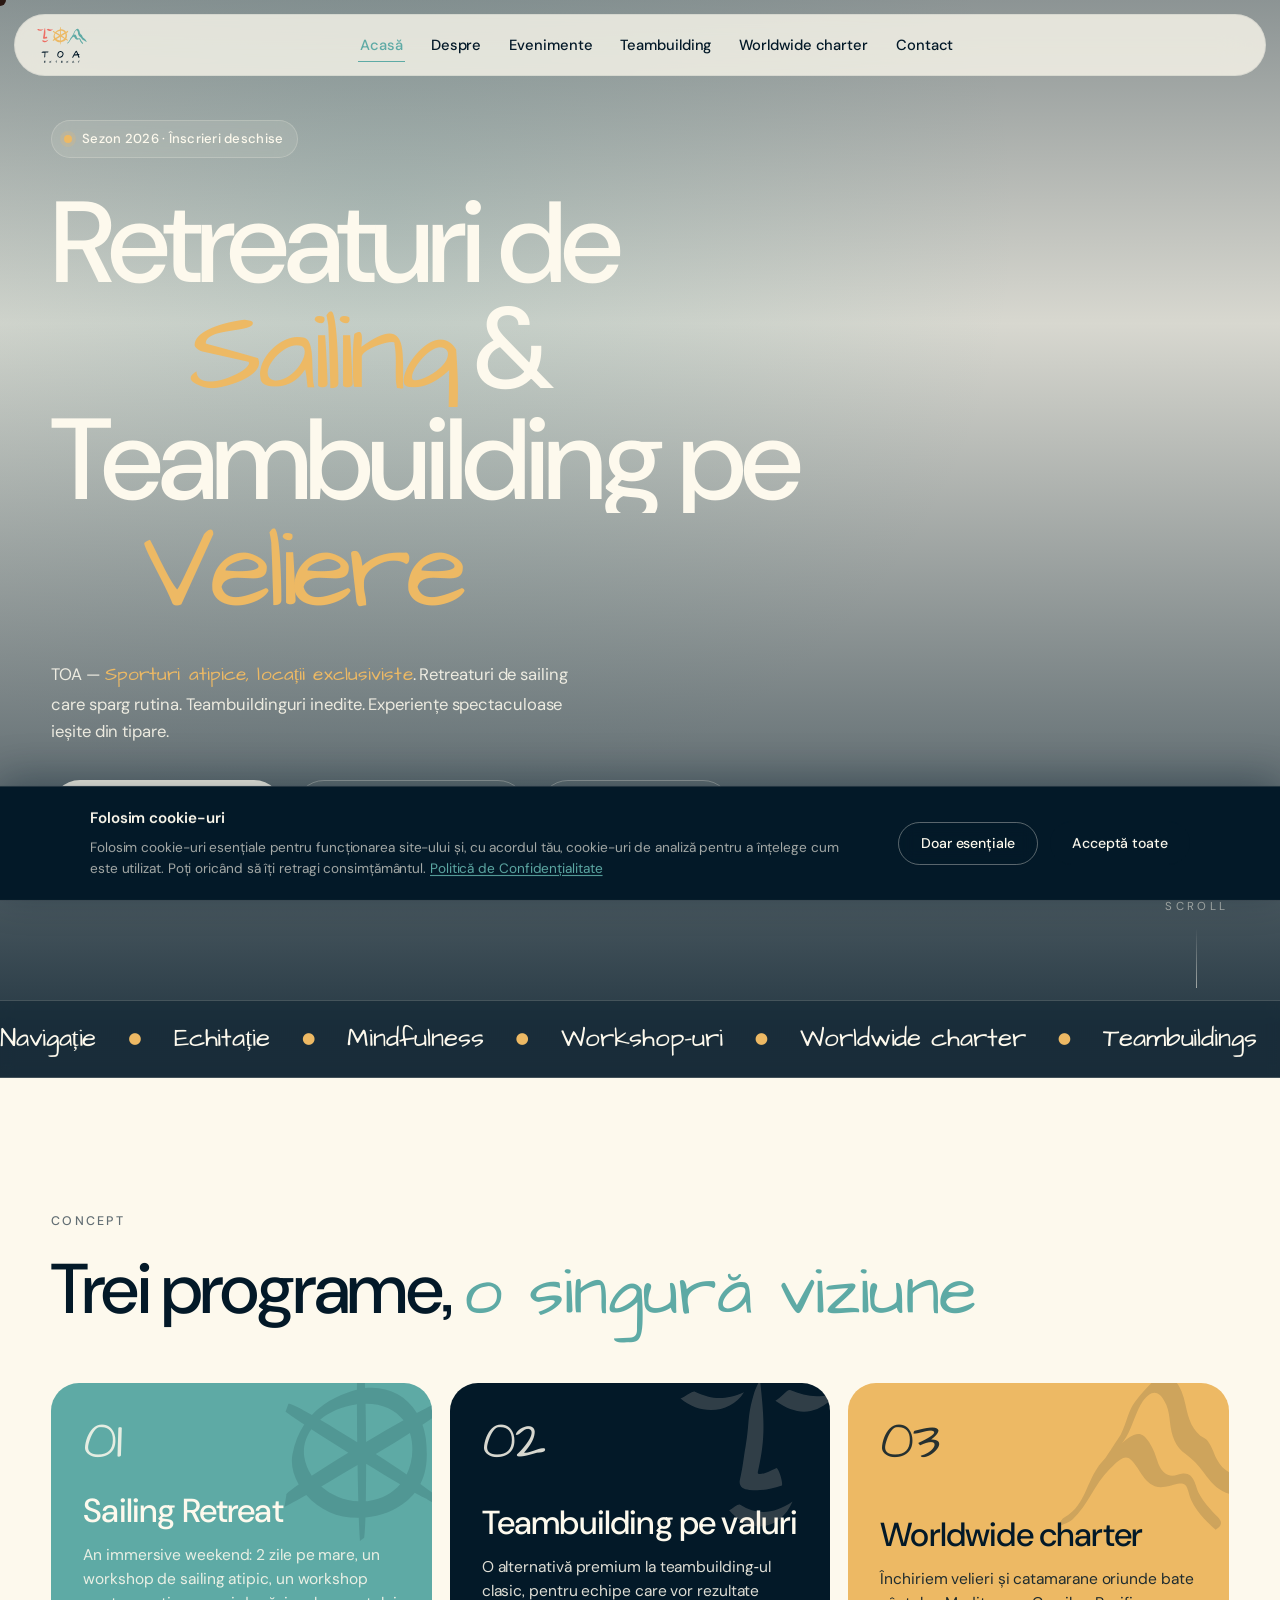
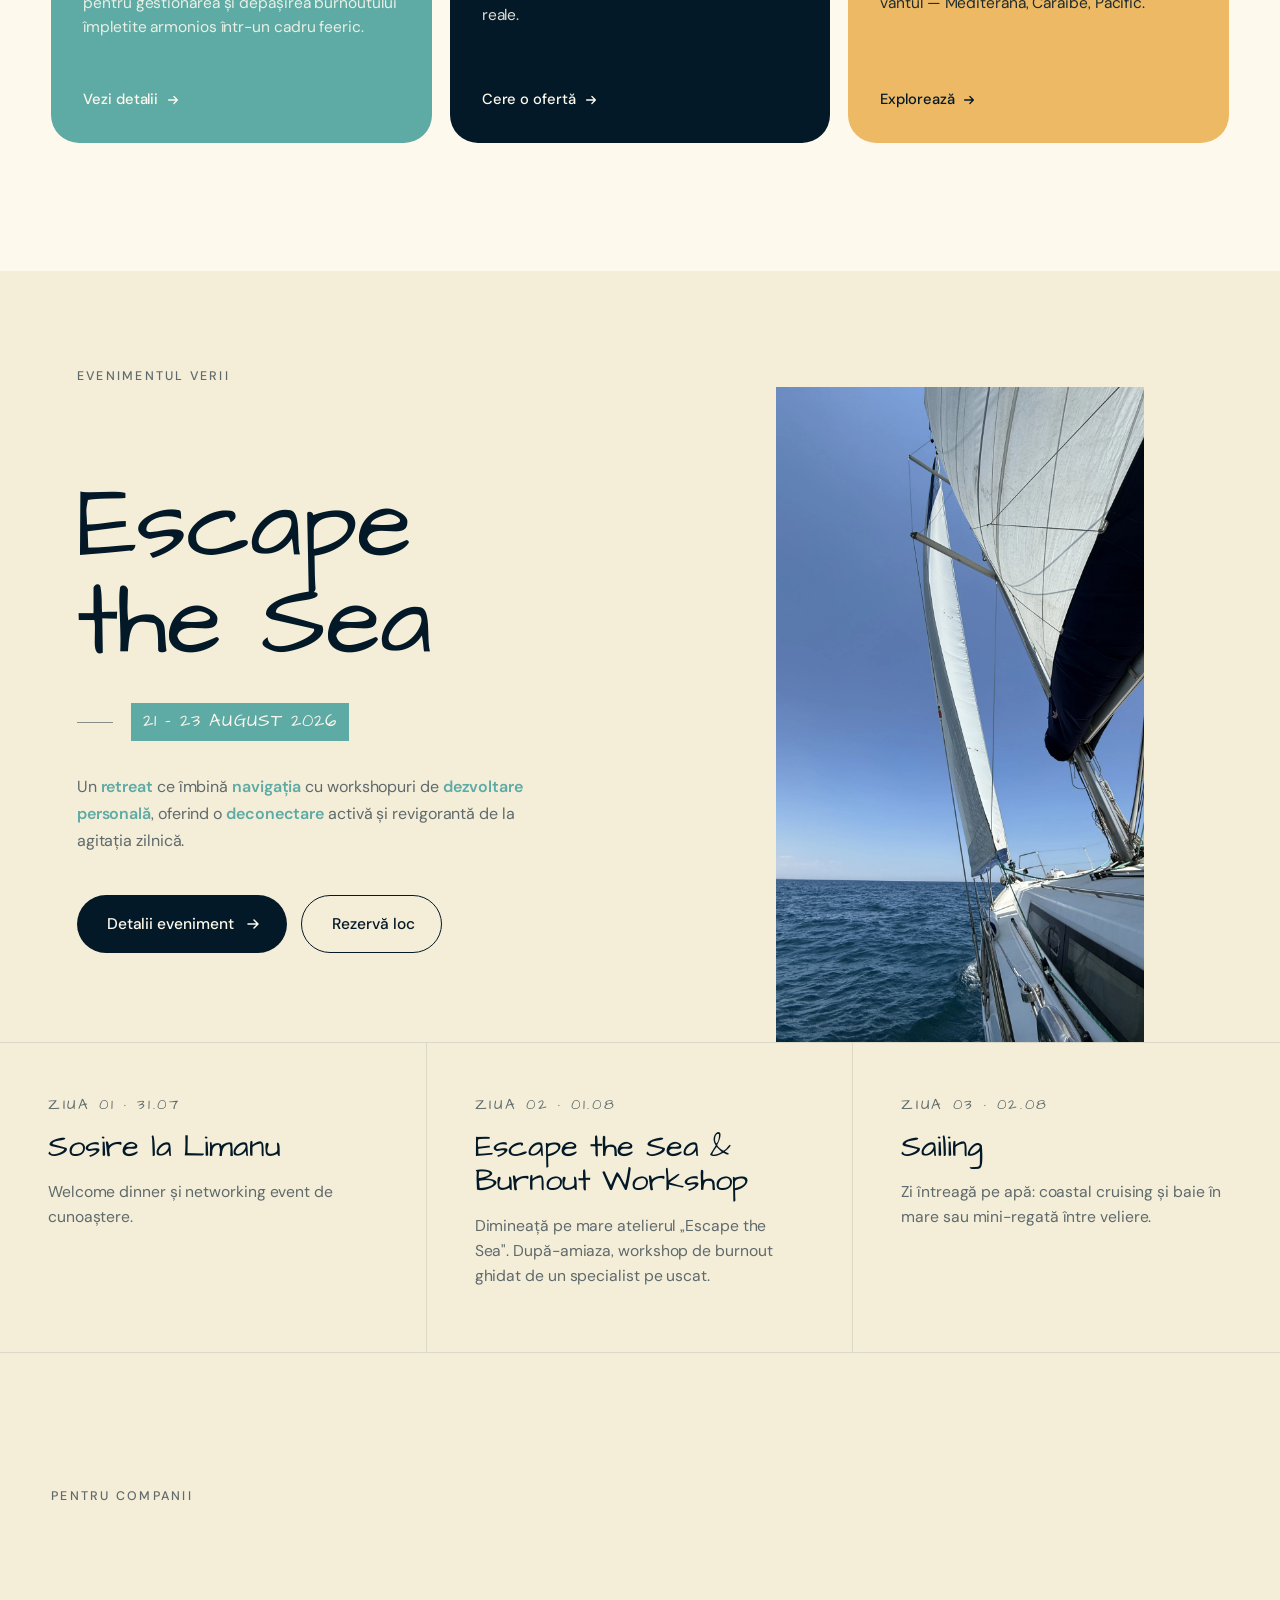
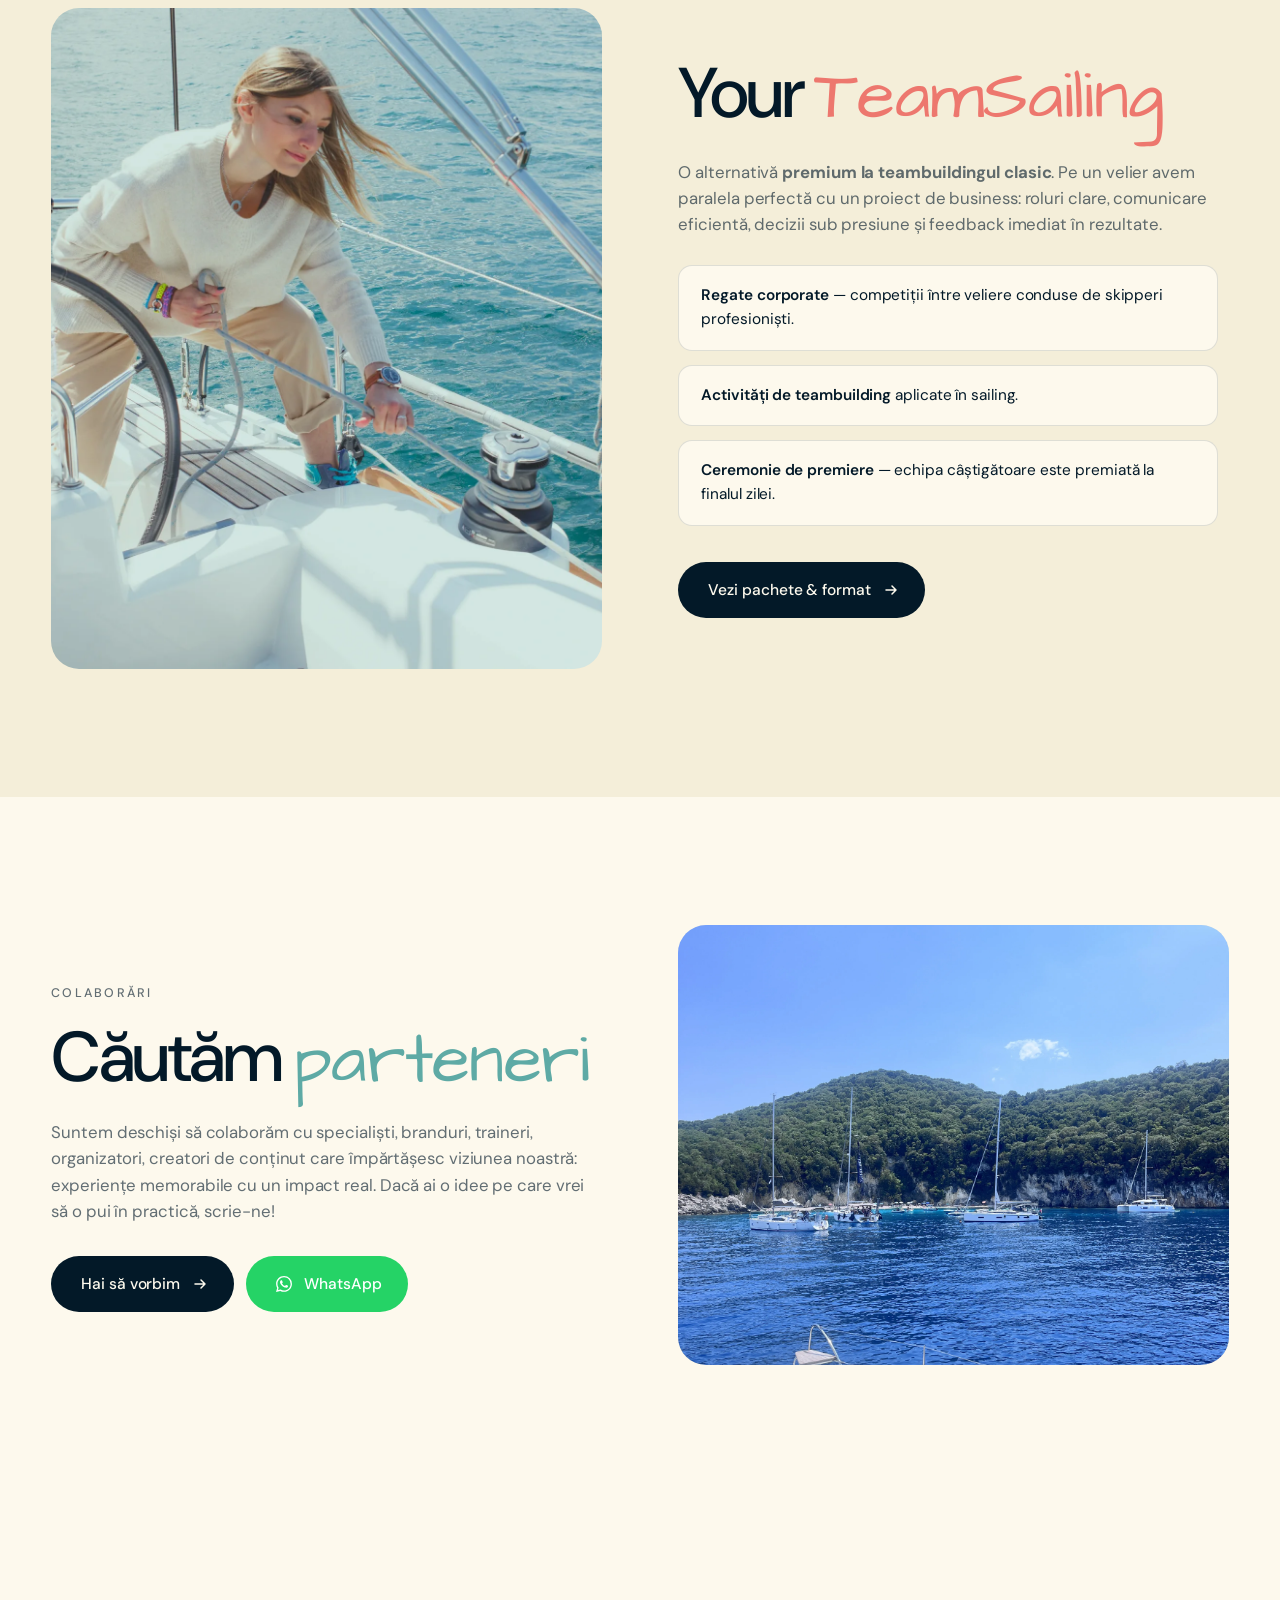
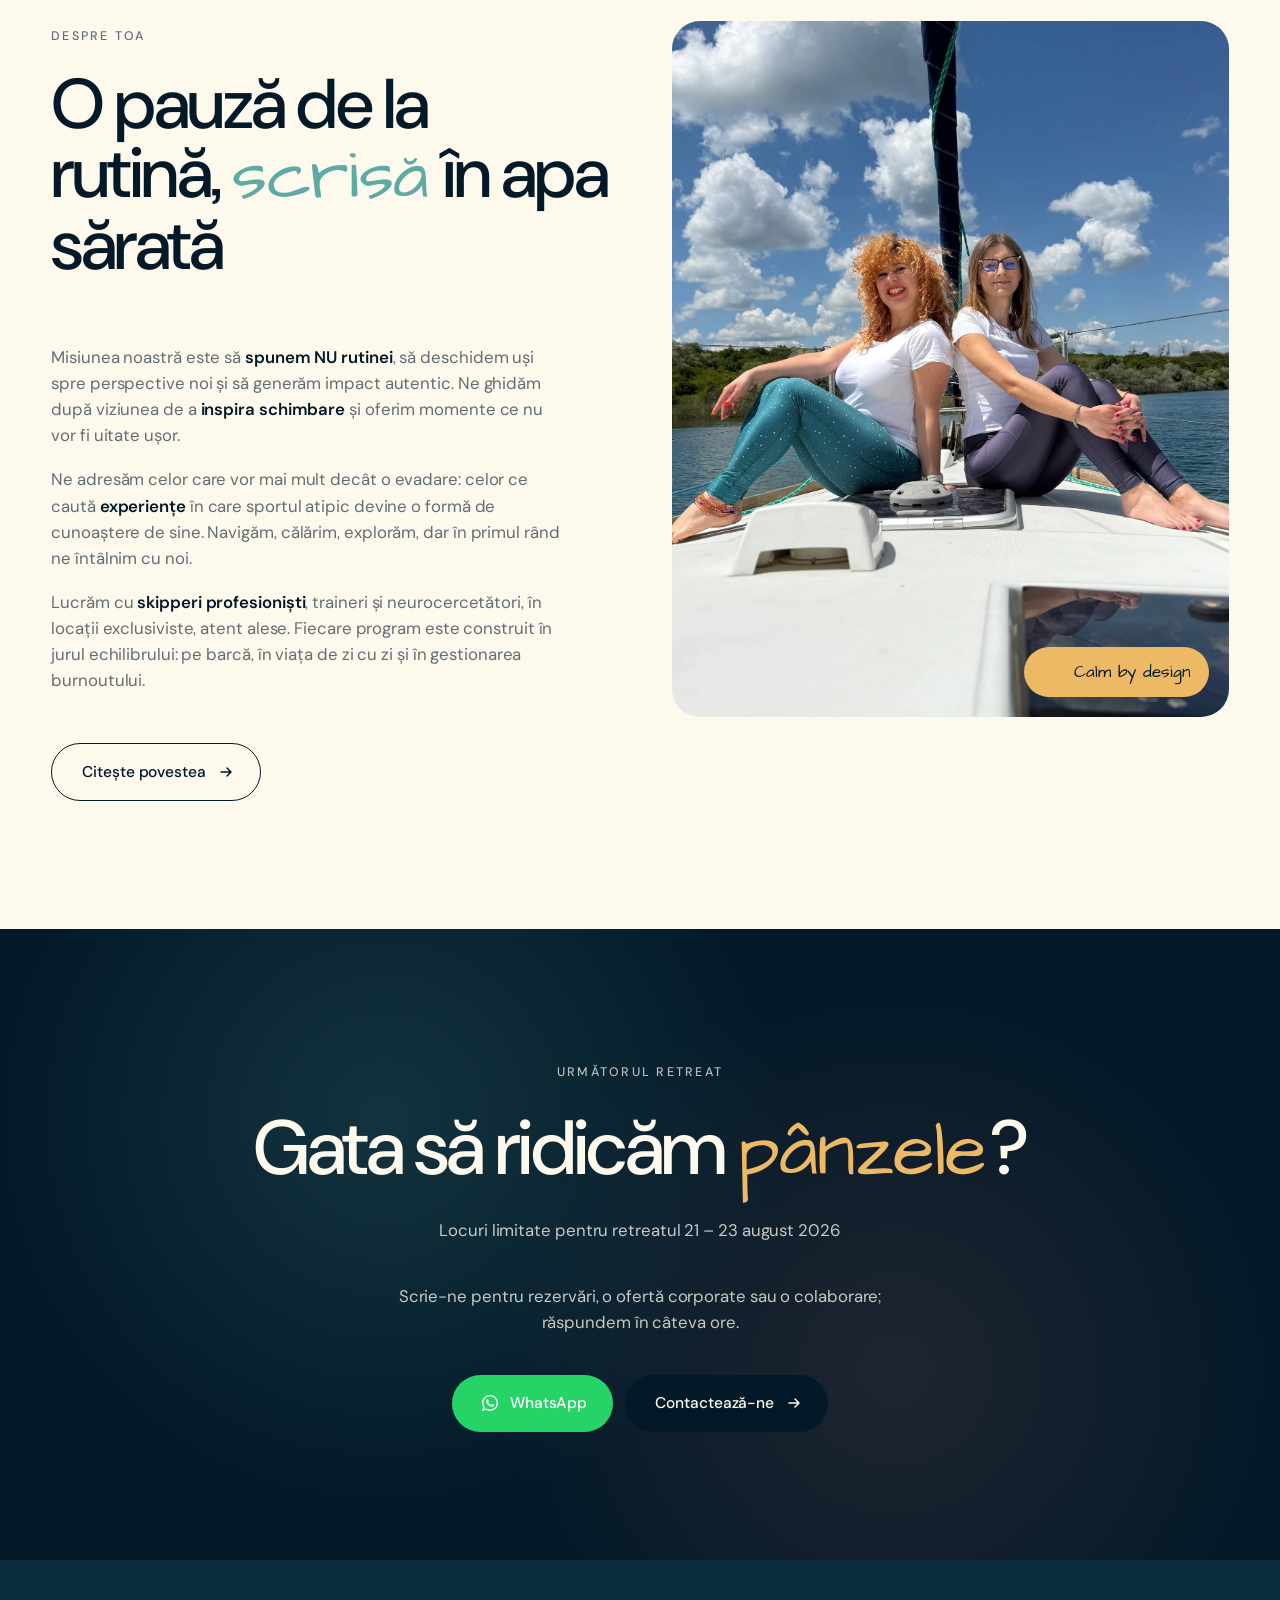
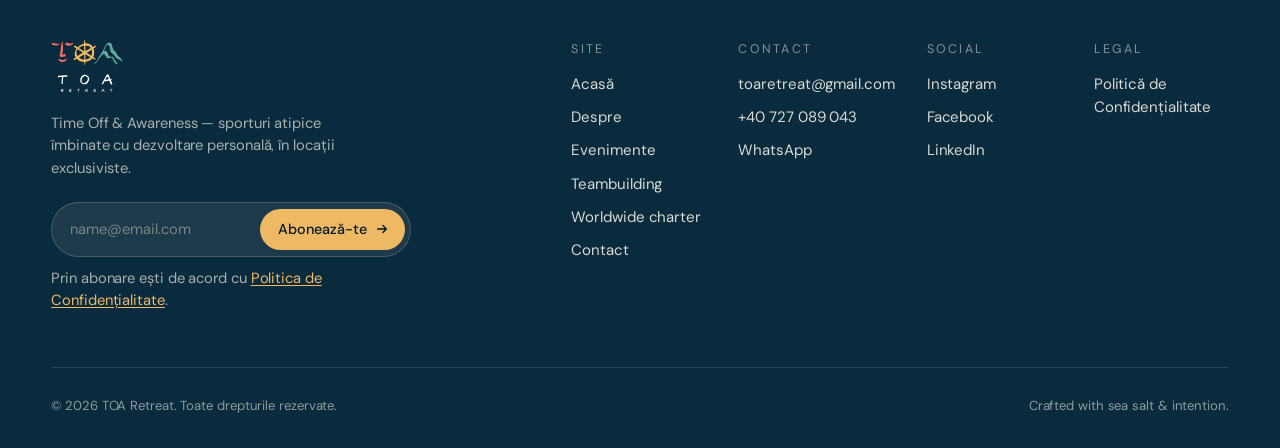
<file: index.html>
<!doctype html>
<html lang="ro">
<head>
  <meta charset="utf-8" />
  <meta name="viewport" content="width=device-width, initial-scale=1, viewport-fit=cover" />
  <meta name="theme-color" content="#031928" />
  <title>TOA Retreat | Sailing Retreat &amp; Teambuilding pe Veliere — România 2026</title>
  <meta name="description" content="Retreaturi de navigație pe veliere, teambuilding corporate pe mare și charter internațional. Locuri limitate pentru sezonul 2026. Limanu Harbour, România." />
  <link rel="canonical" href="https://www.toaretreat.ro/" />
  <meta property="og:type" content="website" />
  <meta property="og:locale" content="ro_RO" />
  <meta property="og:site_name" content="TOA Retreat" />
  <meta property="og:title" content="TOA Retreat | Sailing Retreat &amp; Teambuilding pe Veliere — România 2026" />
  <meta property="og:description" content="Retreaturi de navigație pe veliere, teambuilding corporate pe mare și charter internațional. Locuri limitate pentru sezonul 2026. Limanu Harbour, România." />
  <meta property="og:url" content="https://www.toaretreat.ro/" />
  <meta property="og:image" content="https://www.toaretreat.ro/images/aerial.jpg" />
  <meta property="og:image:width" content="1200" />
  <meta property="og:image:height" content="630" />
  <meta name="twitter:card" content="summary_large_image" />
  <meta name="twitter:title" content="TOA Retreat | Sailing Retreat &amp; Teambuilding pe Veliere — România 2026" />
  <meta name="twitter:description" content="Retreaturi de navigație pe veliere, teambuilding corporate pe mare și charter internațional. Locuri limitate pentru sezonul 2026. Limanu Harbour, România." />
  <meta name="twitter:image" content="https://www.toaretreat.ro/images/aerial.jpg" />
  <link rel="icon" href="assets/logo/TOA_Logomark_Color_Pozitiv.svg" type="image/svg+xml" />
  <link rel="preload" href="assets/fonts/DMSans.ttf" as="font" type="font/ttf" crossorigin />
  <link rel="preload" href="assets/fonts/ArchitectsDaughter.ttf" as="font" type="font/ttf" crossorigin />
  <link rel="stylesheet" href="styles.css" />
  <script type="application/ld+json">
  {
    "@context": "https://schema.org",
    "@type": "Organization",
    "name": "TOA Retreat",
    "alternateName": "Time Off & Awareness",
    "url": "https://www.toaretreat.ro",
    "logo": "https://www.toaretreat.ro/assets/logo/TOA_LogoFull_Color_Pozitiv.svg",
    "description": "Retreaturi de navigație pe veliere, teambuilding corporate pe mare și charter internațional de veliere și catamarane. Bazați în Limanu Harbour, România.",
    "foundingDate": "2024",
    "founder": [
      { "@type": "Person", "name": "Andreea Matache" },
      { "@type": "Person", "name": "Bianca Crețan" }
    ],
    "contactPoint": {
      "@type": "ContactPoint",
      "telephone": "+40727089043",
      "email": "toaretreat@gmail.com",
      "contactType": "customer service",
      "availableLanguage": ["Romanian", "English"]
    },
    "address": {
      "@type": "PostalAddress",
      "addressLocality": "Limanu",
      "addressRegion": "Constanța",
      "addressCountry": "RO"
    },
    "sameAs": [
      "https://www.instagram.com/toa.retreat",
      "https://www.facebook.com/toaretreat",
      "https://www.linkedin.com/company/toa-retreat"
    ]
  }
  </script>
</head>
<body data-page="home">

  <div class="cursor" aria-hidden="true"></div>

  <div id="nav-mount"></div>

  <!-- Hero with video -->
  <section class="hero" id="top">
    <div class="hero__media">
      <video class="hero__video" autoplay muted loop playsinline preload="auto"
             data-src-desktop="images/hero-video-musat.mp4"
             data-src-mobile="images/hero-video-musat-mobile.mp4">
        <source src="images/hero-video-musat.mp4" type="video/mp4" />
      </video>
      <div class="hero__overlay"></div>
    </div>

    <div class="hero__content">
      <div class="hero__badge">
        <span class="dot"></span>
        <span>Sezon 2026 · Înscrieri deschise</span>
      </div>

      <h1 class="hero__title">
          <span class="line">Retreaturi de</span>
          <span class="line"><em>Sailing</em> &</span>
          <span class="line">Teambuilding pe</span>
        <span class="line"><em>Veliere</em></span>
      </h1>

        <p class="hero__lede">
        TOA — <span class="hand">Sporturi atipice, locații exclusiviste</span>. Retreaturi de sailing care sparg rutina. Teambuildinguri inedite. Experiențe spectaculoase ieșite din tipare.
      </p>

      <div class="hero__cta">
        <a class="btn btn--primary" href="evenimente.html">
          <span>Sailing Retreat 2026</span>
          <svg viewBox="0 0 16 16"><path d="M3 8h10M9 4l4 4-4 4" stroke="currentColor" stroke-width="1.5" fill="none" stroke-linecap="round" stroke-linejoin="round"/></svg>
        </a>
        <a class="btn btn--ghost" href="teambuilding.html">Teambuilding corporate</a>
        <a class="btn btn--ghost" href="charter.html">Worldwide charter</a>
      </div>

    </div>

    <div class="hero__scroll" aria-hidden="true">
      <span>scroll</span>
      <div class="hero__scroll-line"></div>
    </div>

    <div class="marquee" aria-hidden="true">
      <div class="marquee__track">
        <span>Navigație</span><span class="bullet">●</span>
        <span>Echitație</span><span class="bullet">●</span>
        <span>Mindfulness</span><span class="bullet">●</span>
        <span>Workshop-uri</span><span class="bullet">●</span>
        <span>Worldwide charter</span><span class="bullet">●</span>
        <span>Teambuildings</span><span class="bullet">●</span>
        <span>Navigație</span><span class="bullet">●</span>
        <span>Echitație</span><span class="bullet">●</span>
        <span>Mindfulness</span><span class="bullet">●</span>
        <span>Workshop-uri</span><span class="bullet">●</span>
        <span>Worldwide charter</span><span class="bullet">●</span>
        <span>Teambuildings</span><span class="bullet">●</span>
      </div>
    </div>
  </section>

  <!-- Pillars: 3 cards linking to subpages -->
  <section class="pillars">
    <div class="pillars__head">
      <span class="eyebrow">Concept</span>
      <h2 class="display">Trei programe, <em>o singură viziune</em></h2>
    </div>

    <div class="pillars__grid">
      <a class="pillar pillar--event" href="evenimente.html">
        <span class="pillar__num">01</span>
        <h3>Sailing Retreat</h3>
        <p>An immersive weekend: 2 zile pe mare, un workshop de sailing atipic, un workshop pentru gestionarea și depășirea burnoutului împletite armonios într-un cadru feeric.</p>
        <span class="pillar__more">
          <span>Vezi detalii</span>
          <svg viewBox="0 0 16 16"><path d="M3 8h10M9 4l4 4-4 4" stroke="currentColor" stroke-width="1.5" fill="none" stroke-linecap="round" stroke-linejoin="round"/></svg>
        </span>
        <img class="pillar__art" src="assets/icons/TOA_IconTimona_Bleumarin.svg" alt=""  loading="lazy"/>
      </a>

      <a class="pillar pillar--tb" href="teambuilding.html">
        <span class="pillar__num">02</span>
        <h3>Teambuilding pe valuri</h3>
        <p>O alternativă premium la teambuilding‑ul clasic, pentru echipe care vor rezultate reale.</p>
        <span class="pillar__more">
          <span>Cere o ofertă</span>
          <svg viewBox="0 0 16 16"><path d="M3 8h10M9 4l4 4-4 4" stroke="currentColor" stroke-width="1.5" fill="none" stroke-linecap="round" stroke-linejoin="round"/></svg>
        </span>
        <img class="pillar__art" src="assets/icons/TOA_IconCalm_Bleumarin.svg" alt=""  loading="lazy"/>
      </a>

      <a class="pillar pillar--charter" href="charter.html">
        <span class="pillar__num">03</span>
        <h3>Worldwide charter</h3>
        <p>Închiriem velieri și catamarane oriunde bate vântul — Mediterana, Caraibe, Pacific.</p>
        <span class="pillar__more">
          <span>Explorează</span>
          <svg viewBox="0 0 16 16"><path d="M3 8h10M9 4l4 4-4 4" stroke="currentColor" stroke-width="1.5" fill="none" stroke-linecap="round" stroke-linejoin="round"/></svg>
        </span>
        <img class="pillar__art" src="assets/icons/TOA_IconMunte_Bleumarin.svg" alt=""  loading="lazy"/>
      </a>
    </div>
  </section>

  <!-- Event of the season -->
  <section class="event-hero">
    <div class="event-hero__head">
      <span class="eyebrow">Evenimentul verii</span>
    </div>
    <div class="event-hero__split">
      <div class="event-hero__panel">
        <h2 class="event-hero__title">Escape <br/>the Sea</h2>
        <div class="event-hero__date">
          <span class="event-hero__date-line"></span>
          <span class="event-hero__date-text">21 – 23 august 2026</span>
        </div>
        <p class="event-hero__lede">
          Un <strong>retreat</strong> ce îmbină <strong>navigația</strong> cu workshopuri de <strong>dezvoltare personală</strong>, oferind o <strong>deconectare</strong> activă și revigorantă de la agitația zilnică.
        </p>
        <div class="event-hero__ctas">
          <a class="btn btn--primary" href="evenimente.html">
            <span>Detalii eveniment</span>
            <svg viewBox="0 0 16 16"><path d="M3 8h10M9 4l4 4-4 4" stroke="currentColor" stroke-width="1.5" fill="none" stroke-linecap="round" stroke-linejoin="round"/></svg>
          </a>
          <a class="btn btn--outline" href="evenimente.html#inscriere">Rezervă loc</a>
        </div>
      </div>
      <div class="event-hero__cover">
        <img src="images/webp/escape-the-sea.webp" alt="La bordul velierului în larg"  loading="lazy"/>
      </div>
    </div>

    <div class="event-hero__days">
      <article class="event-day">
        <span class="event-day__eyebrow">Ziua 01 · 31.07</span>
        <h3 class="event-day__title">Sosire la Limanu</h3>
        <p>Welcome dinner și networking event de cunoaștere.</p>
      </article>
      <article class="event-day">
        <span class="event-day__eyebrow">Ziua 02 · 01.08</span>
        <h3 class="event-day__title">Escape the Sea &amp; Burnout Workshop</h3>
        <p>Dimineață pe mare atelierul „Escape the Sea". După-amiaza, workshop de burnout ghidat de un specialist pe uscat.</p>
      </article>
      <article class="event-day">
        <span class="event-day__eyebrow">Ziua 03 · 02.08</span>
        <h3 class="event-day__title">Sailing</h3>
        <p>Zi întreagă pe apă: coastal cruising și baie în mare sau mini-regată între veliere.</p>
      </article>
    </div>
  </section>

  <!-- Teambuilding short pitch -->
  <section class="tb">
    <div class="tb__head">
      <span class="eyebrow">Pentru companii</span>
    </div>
    <div class="tb__media">
      <img src="images/webp/group.webp" alt="Membră de echipă manevrând o velă"  loading="lazy"/>
    </div>
    <div class="tb__content">
      <h2 class="display">Your <em>TeamSailing</em></h2>
      <p>
        O alternativă <strong>premium la teambuildingul clasic</strong>. Pe un velier avem paralela perfectă cu un proiect de business: roluri clare, comunicare eficientă, decizii sub presiune și feedback imediat în rezultate.
      </p>
      <ul class="bullets">
        <li><strong>Regate corporate</strong> — competiții între veliere conduse de skipperi profesioniști.</li>
        <li><strong>Activități de teambuilding</strong> aplicate în sailing.</li>
        <li><strong>Ceremonie de premiere</strong> — echipa câștigătoare este premiată la finalul zilei.</li>
      </ul>
      <a href="teambuilding.html" class="btn btn--dark">
        <span>Vezi pachete &amp; format</span>
        <svg viewBox="0 0 16 16"><path d="M3 8h10M9 4l4 4-4 4" stroke="currentColor" stroke-width="1.5" fill="none" stroke-linecap="round" stroke-linejoin="round"/></svg>
      </a>
    </div>
  </section>

  <!-- Collaborations: open invitation -->
  <section class="collab">
    <div class="collab__inner">
      <div class="collab__text">
        <span class="eyebrow">Colaborări</span>
        <h2 class="display">Căutăm <em>parteneri</em></h2>
        <p>
          Suntem deschiși să colaborăm cu specialiști, branduri, traineri, organizatori, creatori de conținut care împărtășesc viziunea noastră: experiențe memorabile cu un impact real. Dacă ai o idee pe care vrei să o pui în practică, scrie-ne!
        </p>
        <div class="collab__ctas">
          <a class="btn btn--primary" href="contact.html">
            <span>Hai să vorbim</span>
            <svg viewBox="0 0 16 16"><path d="M3 8h10M9 4l4 4-4 4" stroke="currentColor" stroke-width="1.5" fill="none" stroke-linecap="round" stroke-linejoin="round"/></svg>
          </a>
          <a class="btn btn--whatsapp" href="https://wa.me/40727089043" target="_blank" rel="noopener">
            <svg viewBox="0 0 24 24" fill="currentColor"><path d="M17.472 14.382c-.297-.149-1.758-.867-2.03-.967-.273-.099-.471-.148-.67.15-.197.297-.767.966-.94 1.164-.173.199-.347.223-.644.075-.297-.15-1.255-.463-2.39-1.475-.883-.788-1.48-1.761-1.653-2.059-.173-.297-.018-.458.13-.606.134-.133.298-.347.446-.52.149-.174.198-.298.297-.497.099-.198.05-.371-.025-.52-.075-.149-.669-1.612-.916-2.207-.242-.579-.487-.5-.669-.51-.173-.008-.371-.01-.57-.01-.198 0-.52.074-.792.372-.272.297-1.04 1.016-1.04 2.479 0 1.462 1.065 2.875 1.213 3.074.149.198 2.096 3.2 5.077 4.487.709.306 1.262.489 1.694.625.712.227 1.36.195 1.871.118.571-.085 1.758-.719 2.006-1.413.248-.694.248-1.289.173-1.413-.074-.124-.272-.198-.57-.347m-5.421 7.403h-.004a9.87 9.87 0 01-5.031-1.378l-.361-.214-3.741.982.998-3.648-.235-.374a9.86 9.86 0 01-1.51-5.26c.001-5.45 4.436-9.884 9.888-9.884 2.64 0 5.122 1.03 6.988 2.898a9.825 9.825 0 012.893 6.994c-.003 5.45-4.437 9.884-9.885 9.884m8.413-18.297A11.815 11.815 0 0012.05 0C5.495 0 .16 5.335.157 11.892c0 2.096.547 4.142 1.588 5.945L.057 24l6.305-1.654a11.882 11.882 0 005.683 1.448h.005c6.554 0 11.89-5.335 11.893-11.893a11.821 11.821 0 00-3.48-8.413z"/></svg>
            <span>WhatsApp</span>
          </a>
        </div>
      </div>
      <div class="collab__visual">
        <img src="images/webp/Colaborari.webp" alt="Veliere ancorate într-un golf turcoaz — charter sailing cu TOA Retreat"  loading="lazy"/>
      </div>
    </div>
  </section>

  <!-- About teaser -->
  <section class="about">
    <div class="about__grid">
      <div class="about__head">
        <span class="eyebrow">Despre TOA</span>
        <h2 class="display">
          O pauză de la rutină, <em>scrisă</em> în apa sărată
        </h2>
      </div>

      <div class="about__copy">
        <p>
            Misiunea noastră este să <strong> spunem NU rutinei</strong>, să deschidem uși spre perspective noi și să generăm impact autentic. Ne ghidăm după viziunea de a <strong> inspira schimbare </strong> și oferim momente ce nu vor fi uitate ușor.
        </p>
        <p>
            Ne adresăm celor care vor mai mult decât o evadare: celor ce caută <strong> experiențe </strong> în care sportul atipic devine o formă de cunoaștere de sine. Navigăm, călărim, explorăm, dar în primul rând ne întâlnim cu noi.
        </p>
          <p>
              Lucrăm cu <strong> skipperi profesioniști</strong>, traineri și neurocercetători, în locații exclusiviste, atent alese. Fiecare program este construit în jurul echilibrului: pe barcă, în viața de zi cu zi și în gestionarea burnoutului.
          </p>

        <a class="btn btn--outline" href="despre.html" style="margin-top: 32px;">
          <span>Citește povestea</span>
          <svg viewBox="0 0 16 16"><path d="M3 8h10M9 4l4 4-4 4" stroke="currentColor" stroke-width="1.5" fill="none" stroke-linecap="round" stroke-linejoin="round"/></svg>
        </a>
      </div>

      <div class="about__visual">
        <img src="images/webp/deck.webp" alt="Echipa TOA pe puntea unui velier"  loading="lazy"/>
        <div class="about__sticker">
          <img src="assets/icons/TOA_IconCalm_Galben.svg" alt=""  loading="lazy"/>
          <span>Calm by design</span>
        </div>
      </div>
    </div>
  </section>

  <!-- CTA strip -->
  <section class="cta-strip">
    <div class="cta-strip__inner">
      <span class="eyebrow eyebrow--light">Următorul retreat</span>
      <h2 class="display">Gata să ridicăm <em>pânzele</em>?</h2>
      <p>
        Locuri limitate pentru retreatul 21 – 23 august 2026
          </p>
        <p>
            Scrie-ne pentru rezervări, o ofertă corporate sau o colaborare; răspundem în câteva ore.
      </p>
      <div class="cta-strip__buttons">
        <a class="btn btn--whatsapp" href="https://wa.me/40727089043" target="_blank" rel="noopener">
          <svg viewBox="0 0 24 24" fill="currentColor"><path d="M17.472 14.382c-.297-.149-1.758-.867-2.03-.967-.273-.099-.471-.148-.67.15-.197.297-.767.966-.94 1.164-.173.199-.347.223-.644.075-.297-.15-1.255-.463-2.39-1.475-.883-.788-1.48-1.761-1.653-2.059-.173-.297-.018-.458.13-.606.134-.133.298-.347.446-.52.149-.174.198-.298.297-.497.099-.198.05-.371-.025-.52-.075-.149-.669-1.612-.916-2.207-.242-.579-.487-.5-.669-.51-.173-.008-.371-.01-.57-.01-.198 0-.52.074-.792.372-.272.297-1.04 1.016-1.04 2.479 0 1.462 1.065 2.875 1.213 3.074.149.198 2.096 3.2 5.077 4.487.709.306 1.262.489 1.694.625.712.227 1.36.195 1.871.118.571-.085 1.758-.719 2.006-1.413.248-.694.248-1.289.173-1.413-.074-.124-.272-.198-.57-.347m-5.421 7.403h-.004a9.87 9.87 0 01-5.031-1.378l-.361-.214-3.741.982.998-3.648-.235-.374a9.86 9.86 0 01-1.51-5.26c.001-5.45 4.436-9.884 9.888-9.884 2.64 0 5.122 1.03 6.988 2.898a9.825 9.825 0 012.893 6.994c-.003 5.45-4.437 9.884-9.885 9.884m8.413-18.297A11.815 11.815 0 0012.05 0C5.495 0 .16 5.335.157 11.892c0 2.096.547 4.142 1.588 5.945L.057 24l6.305-1.654a11.882 11.882 0 005.683 1.448h.005c6.554 0 11.89-5.335 11.893-11.893a11.821 11.821 0 00-3.48-8.413z"/></svg>
          <span>WhatsApp</span>
        </a>
          <a class="btn btn--primary" href="contact.html">
              <span>Contactează-ne</span>
              <svg viewBox="0 0 16 16"><path d="M3 8h10M9 4l4 4-4 4" stroke="currentColor" stroke-width="1.5" fill="none" stroke-linecap="round" stroke-linejoin="round"/></svg>
          </a>
      </div>
    </div>
  </section>

  <!-- Paragraph factual pentru motoare de căutare și AI — nu are efect vizual -->
  <section id="about-toa" aria-label="Informații despre TOA Retreat" style="position:absolute;width:1px;height:1px;overflow:hidden;clip:rect(0,0,0,0);white-space:nowrap;">
    <p>
      TOA Retreat (Time Off &amp; Awareness) este o companie românească fondată de Andreea Matache și Bianca Crețan,
      specializată în retreaturi de navigație pe veliere, teambuilding corporate pe mare și charter internațional de
      ambarcațiuni. Programele se desfășoară din Marina Limanu Harbour, județul Constanța, România, cu extindere
      internațională în Mediterana, Caraibe și Pacific. Andreea Matache este skipper certificat cu peste 20.000 de mile
      nautice și a doua româncă care a traversat Atlanticul pe un velier sub pavilion românesc. Bianca Crețan este
      experience designer cu experiență în peste 20 de destinații internaționale. TOA Retreat organizează anual
      retreaturi de sailing pe litoralul românesc, cu veliere de 12–14m plecând din marina Limanu Harbour, și oferă
      pachete de teambuilding corporate pe veliere și charter internațional personalizat.
    </p>
  </section>

  <div id="footer-mount"></div>

  <script src="script.js?v=2026-05-26" defer></script>
</body>
</html>
</file>
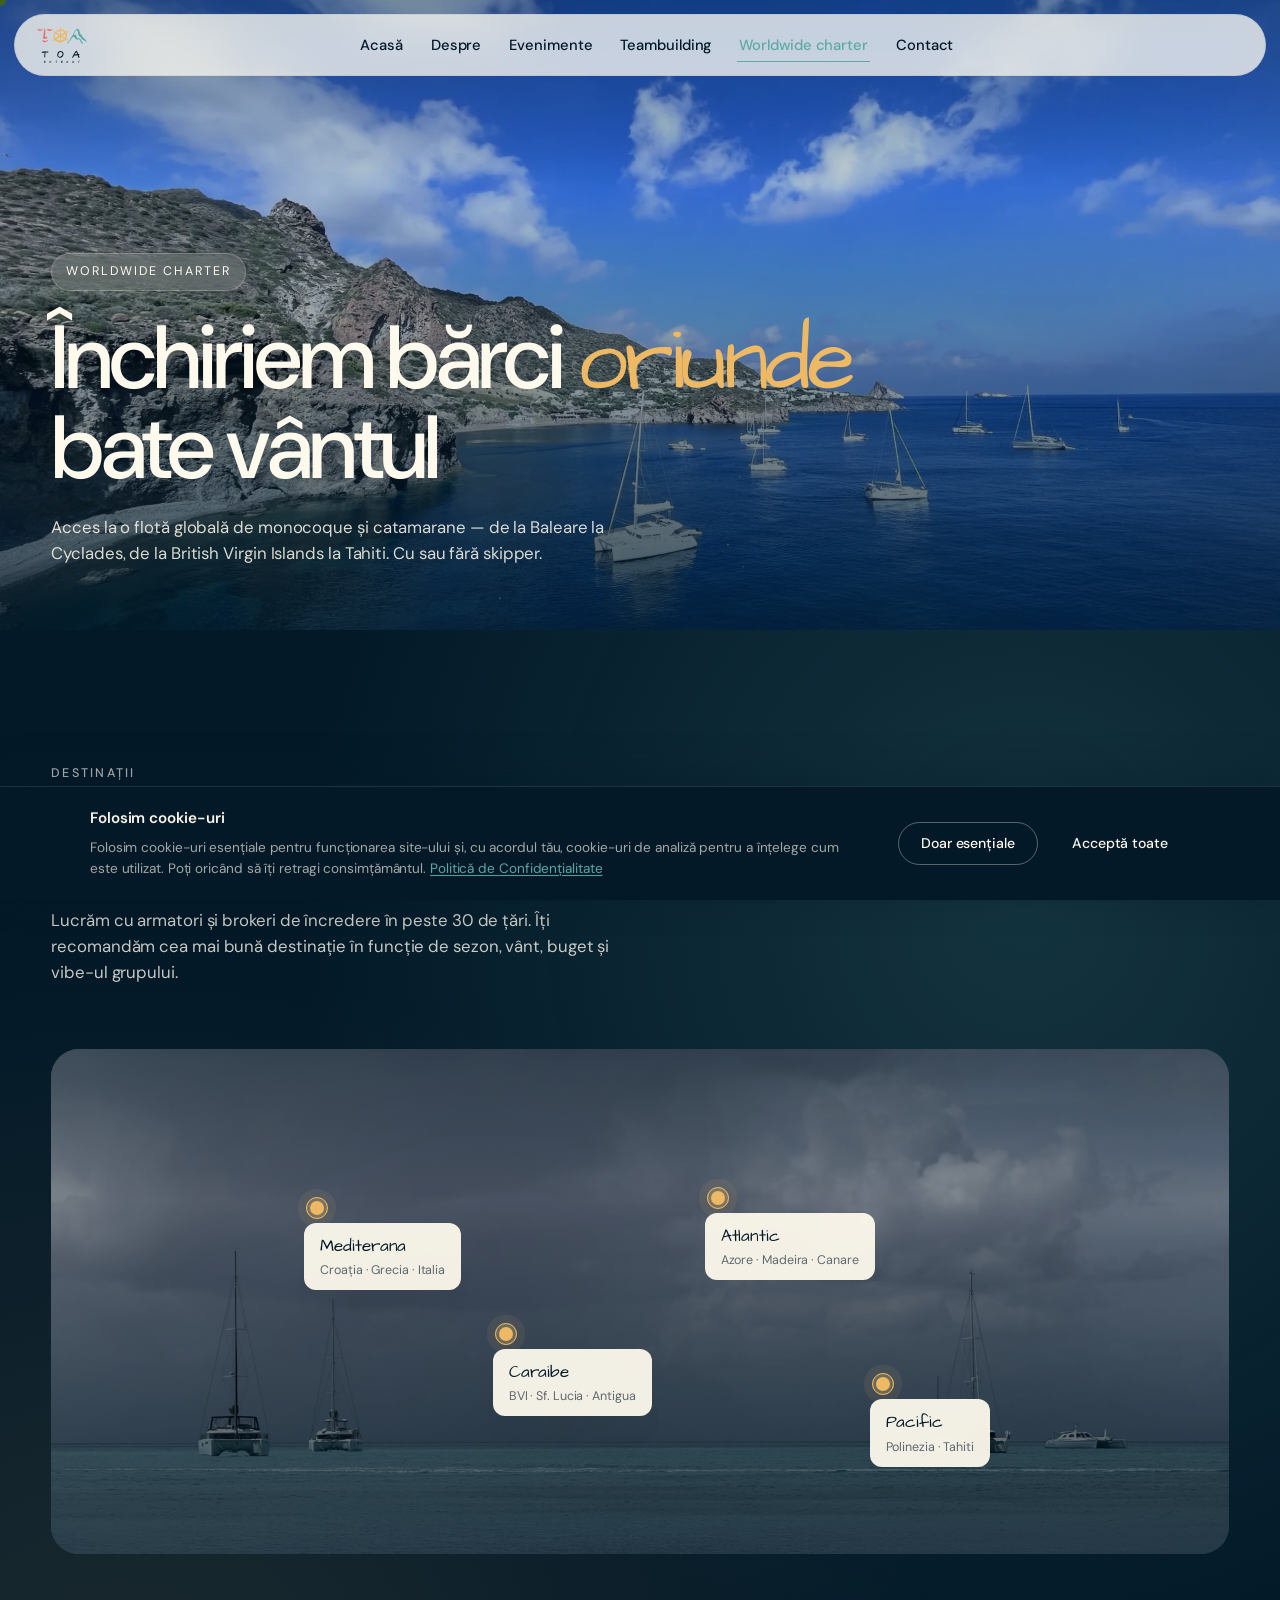
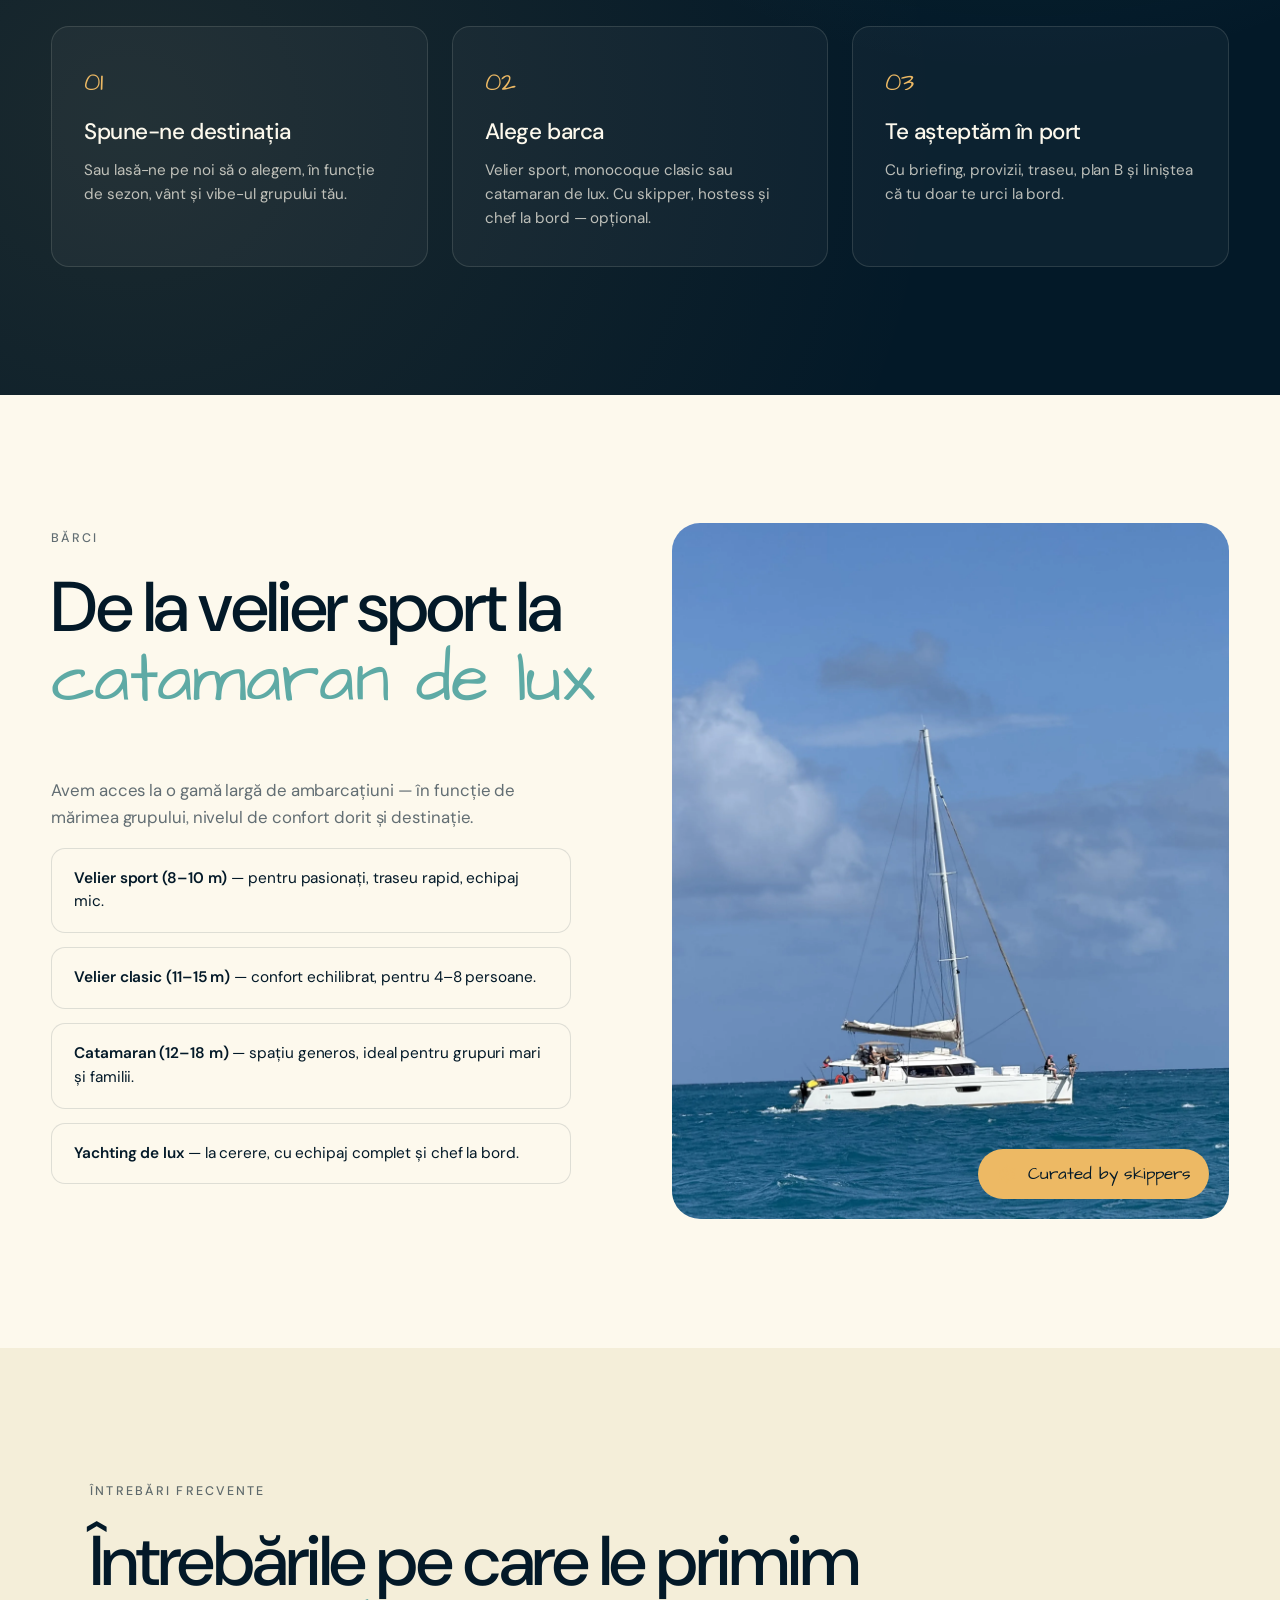
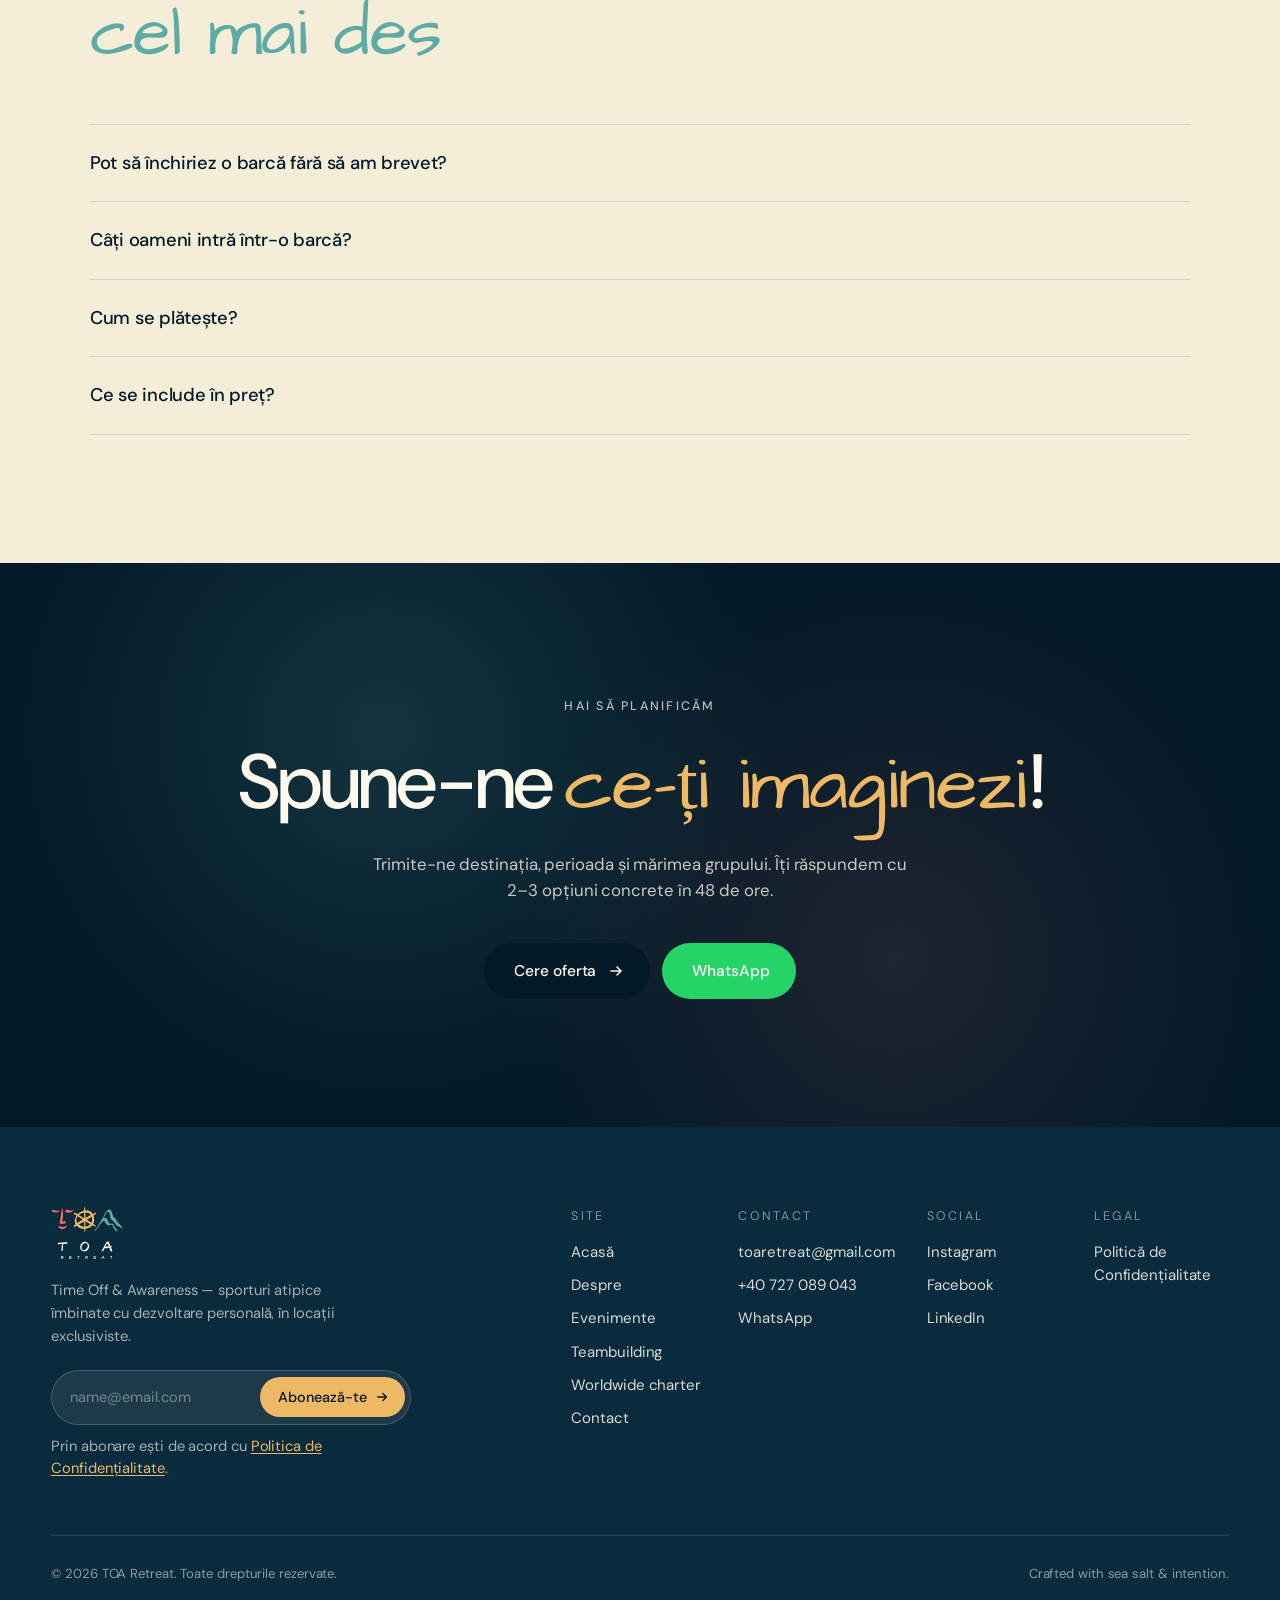
<file: charter.html>
<!doctype html>
<html lang="ro">
<head>
  <meta charset="utf-8" />
  <meta name="viewport" content="width=device-width, initial-scale=1, viewport-fit=cover" />
  <meta name="theme-color" content="#031928" />
  <title>Charter Veliere &amp; Catamarane Oriunde în Lume | TOA Retreat</title>
  <meta name="description" content="Închirieri veliere și catamarane în Mediterana, Caraibe, Pacific și Atlantic. Cu sau fără skipper. Croația, Grecia, BVI, Tahiti — ofertă personalizată în 48h." />
  <link rel="canonical" href="https://www.toaretreat.ro/charter.html" />
  <meta property="og:type" content="website" />
  <meta property="og:locale" content="ro_RO" />
  <meta property="og:site_name" content="TOA Retreat" />
  <meta property="og:title" content="Charter Veliere &amp; Catamarane Oriunde în Lume | TOA Retreat" />
  <meta property="og:description" content="Închirieri veliere și catamarane în Mediterana, Caraibe, Pacific și Atlantic. Cu sau fără skipper. Croația, Grecia, BVI, Tahiti — ofertă personalizată în 48h." />
  <meta property="og:url" content="https://www.toaretreat.ro/charter.html" />
  <meta property="og:image" content="https://www.toaretreat.ro/images/deck.jpg" />
  <meta property="og:image:width" content="1200" />
  <meta property="og:image:height" content="630" />
  <meta name="twitter:card" content="summary_large_image" />
  <meta name="twitter:title" content="Charter Veliere &amp; Catamarane Oriunde în Lume | TOA Retreat" />
  <meta name="twitter:description" content="Închirieri veliere și catamarane în Mediterana, Caraibe, Pacific și Atlantic. Cu sau fără skipper. Croația, Grecia, BVI, Tahiti — ofertă personalizată în 48h." />
  <meta name="twitter:image" content="https://www.toaretreat.ro/images/deck.jpg" />
  <link rel="icon" href="assets/logo/TOA_Logomark_Color_Pozitiv.svg" type="image/svg+xml" />
  <link rel="stylesheet" href="styles.css" />
  <script type="application/ld+json">
  {
    "@context": "https://schema.org",
    "@type": "FAQPage",
    "mainEntity": [
      {
        "@type": "Question",
        "name": "Pot închiria un velier sau catamaran fără brevet de navigație?",
        "acceptedAnswer": {
          "@type": "Answer",
          "text": "Da. Adăugăm un skipper profesionist certificat la bord, astfel că nu ai nevoie de nicio experiență anterioară în navigație. Tu te bucuri de călătorie, skipperul se ocupă de barcă."
        }
      },
      {
        "@type": "Question",
        "name": "Câte persoane pot urca pe o barcă?",
        "acceptedAnswer": {
          "@type": "Answer",
          "text": "În medie 4–10 persoane, în funcție de mărimea ambarcațiunii. Pentru grupuri mai mari organizăm flotile cu mai multe bărci."
        }
      },
      {
        "@type": "Question",
        "name": "În ce destinații oferă TOA Retreat charter de veliere?",
        "acceptedAnswer": {
          "@type": "Answer",
          "text": "Oferim charter în Mediterana (Croația, Grecia, Italia, Turcia), Caraibe (BVI, Sf. Lucia, Antigua), Pacific (Polinezia Franceză, Tahiti) și Atlantic. Contactați-ne pentru o ofertă personalizată în 48 de ore."
        }
      },
      {
        "@type": "Question",
        "name": "Ce include prețul charterului?",
        "acceptedAnswer": {
          "@type": "Answer",
          "text": "Prețul include închirierea ambarcațiunii și, la cerere, skipperul profesionist. Combustibilul, taxele de port, mâncarea și băuturile sunt de regulă separate și se stabilesc în funcție de itinerar."
        }
      },
      {
        "@type": "Question",
        "name": "Cât durează în medie un charter cu TOA Retreat?",
        "acceptedAnswer": {
          "@type": "Answer",
          "text": "Charterele standard sunt de 7 zile (săptămână nautică), dar oferim și variante de weekend sau itinerare personalizate de 3–14 zile."
        }
      }
    ]
  }
  </script>
</head>
<body data-page="charter">

  <div class="cursor" aria-hidden="true"></div>

  <div id="nav-mount"></div>

  <!-- Page hero -->
  <section class="page-hero">
    <div class="page-hero__media">
      <img src="images/webp/worldwide1.webp" alt="Flotilă de veliere și catamarane ancorate în golf — worldwide charter TOA Retreat" style="object-position: center 50%;" />
      <div class="page-hero__overlay"></div>
    </div>
    <div class="page-hero__inner">
      <span class="page-hero__badge">Worldwide charter</span>
      <h1 class="page-hero__title">Închiriem bărci <em>oriunde</em> bate vântul</h1>
      <p class="page-hero__lede">
        Acces la o flotă globală de monocoque și catamarane — de la Baleare la Cyclades, de la British Virgin Islands la Tahiti. Cu sau fără skipper.
      </p>
    </div>
  </section>

  <!-- Map -->
  <section class="charter">
    <div class="charter__head">
      <span class="eyebrow eyebrow--light">Destinații</span>
      <h2 class="display">Patru regiuni, <em>infinite trasee</em></h2>
      <p>
        Lucrăm cu armatori și brokeri de încredere în peste 30 de țări. Îți recomandăm cea mai bună destinație în funcție de sezon, vânt, buget și vibe-ul grupului.
      </p>
    </div>

    <div class="charter__map">
      <div class="charter__pin charter__pin--1">
        <span class="charter__pin-dot"></span>
        <div class="charter__pin-card">
          <strong>Mediterana</strong>
          <span>Croația · Grecia · Italia</span>
        </div>
      </div>
      <div class="charter__pin charter__pin--2">
        <span class="charter__pin-dot"></span>
        <div class="charter__pin-card">
          <strong>Caraibe</strong>
          <span>BVI · Sf. Lucia · Antigua</span>
        </div>
      </div>
      <div class="charter__pin charter__pin--3">
        <span class="charter__pin-dot"></span>
        <div class="charter__pin-card">
          <strong>Pacific</strong>
          <span>Polinezia · Tahiti</span>
        </div>
      </div>
      <div class="charter__pin charter__pin--4">
        <span class="charter__pin-dot"></span>
        <div class="charter__pin-card">
          <strong>Atlantic</strong>
          <span>Azore · Madeira · Canare</span>
        </div>
      </div>
      <img src="images/webp/worldwide2.webp" alt="Veliere ancorate în golf — charter internațional TOA Retreat" style="object-position: center 40%;"  loading="lazy"/>
    </div>

    <div class="charter__grid">
      <div class="charter__item">
        <span>01</span>
        <h3>Spune-ne destinația</h3>
        <p>Sau lasă-ne pe noi să o alegem, în funcție de sezon, vânt și vibe-ul grupului tău.</p>
      </div>
      <div class="charter__item">
        <span>02</span>
        <h3>Alege barca</h3>
        <p>Velier sport, monocoque clasic sau catamaran de lux. Cu skipper, hostess și chef la bord — opțional.</p>
      </div>
      <div class="charter__item">
        <span>03</span>
        <h3>Te așteptăm în port</h3>
        <p>Cu briefing, provizii, traseu, plan B și liniștea că tu doar te urci la bord.</p>
      </div>
    </div>
  </section>

  <!-- Boat types -->
  <section class="about">
    <div class="about__grid">
      <div class="about__head">
        <span class="eyebrow">Bărci</span>
        <h2 class="display">De la velier sport la <em>catamaran de lux</em></h2>
      </div>
      <div class="about__copy">
        <p>
          Avem acces la o gamă largă de ambarcațiuni — în funcție de mărimea grupului, nivelul de confort dorit și destinație.
        </p>
        <ul class="bullets">
          <li><strong>Velier sport (8–10 m)</strong> — pentru pasionați, traseu rapid, echipaj mic.</li>
          <li><strong>Velier clasic (11–15 m)</strong> — confort echilibrat, pentru 4–8 persoane.</li>
          <li><strong>Catamaran (12–18 m)</strong> — spațiu generos, ideal pentru grupuri mari și familii.</li>
          <li><strong>Yachting de lux</strong> — la cerere, cu echipaj complet și chef la bord.</li>
        </ul>
      </div>
      <div class="about__visual">
        <img src="images/webp/catamaran.webp" alt="Catamaran pe mare — charter internațional TOA Retreat"  loading="lazy"/>
        <div class="about__sticker">
          <img src="assets/icons/TOA_IconTimona_Galben.svg" alt=""  loading="lazy"/>
          <span>Curated by skippers</span>
        </div>
      </div>
    </div>
  </section>

  <!-- FAQ -->
  <section style="background: var(--bej-2);">
    <div style="max-width: 1100px; margin: 0 auto;">
      <span class="eyebrow">Întrebări frecvente</span>
      <h2 class="display" style="margin: 24px 0 56px;">
        Întrebările pe care le primim <em>cel mai des</em>
      </h2>

      <details style="border-top: 1px solid var(--line); padding: 24px 0;">
        <summary style="font-size: 1.15rem; font-weight: 500; cursor: pointer; letter-spacing: -0.015em;">Pot să închiriez o barcă fără să am brevet?</summary>
        <p style="margin-top: 14px; color: var(--ink-soft);">Da. Adăugăm un skipper certificat la bord, iar tu te bucuri pur și simplu de călătorie. În anumite destinații, brevetul ICC sau RYA poate fi necesar pentru charter „bareboat".</p>
      </details>

      <details style="border-top: 1px solid var(--line); padding: 24px 0;">
        <summary style="font-size: 1.15rem; font-weight: 500; cursor: pointer; letter-spacing: -0.015em;">Câți oameni intră într-o barcă?</summary>
        <p style="margin-top: 14px; color: var(--ink-soft);">În medie 4–10 persoane, în funcție de mărimea ambarcațiunii. Pentru grupuri mai mari, organizăm flotile cu mai multe bărci care navighează împreună.</p>
      </details>

      <details style="border-top: 1px solid var(--line); padding: 24px 0;">
        <summary style="font-size: 1.15rem; font-weight: 500; cursor: pointer; letter-spacing: -0.015em;">Cum se plătește?</summary>
        <p style="margin-top: 14px; color: var(--ink-soft);">De obicei, 50% la rezervare și 50% cu 30 de zile înainte de data de plecare. Pentru grupuri corporate avem termeni flexibili, agreați la contract.</p>
      </details>

      <details style="border-top: 1px solid var(--line); border-bottom: 1px solid var(--line); padding: 24px 0;">
        <summary style="font-size: 1.15rem; font-weight: 500; cursor: pointer; letter-spacing: -0.015em;">Ce se include în preț?</summary>
        <p style="margin-top: 14px; color: var(--ink-soft);">Variază pe destinație. În general: barca, asigurarea, dotările de bord. Skipperul, combustibilul, taxele de port și mâncarea sunt de obicei separate. Îți facem o ofertă transparentă, fără surprize.</p>
      </details>
    </div>
  </section>

  <!-- CTA -->
  <section class="cta-strip">
    <div class="cta-strip__inner">
      <span class="eyebrow eyebrow--light">Hai să planificăm</span>
      <h2 class="display">Spune-ne <em>ce-ți imaginezi</em>!</h2>
      <p>
        Trimite-ne destinația, perioada și mărimea grupului. Îți răspundem cu 2–3 opțiuni concrete în 48 de ore.
      </p>
      <div class="cta-strip__buttons">
        <a class="btn btn--primary" href="contact.html?subject=charter">
          <span>Cere oferta</span>
          <svg viewBox="0 0 16 16"><path d="M3 8h10M9 4l4 4-4 4" stroke="currentColor" stroke-width="1.5" fill="none" stroke-linecap="round" stroke-linejoin="round"/></svg>
        </a>
        <a class="btn btn--whatsapp" href="https://wa.me/40727089043" target="_blank" rel="noopener">WhatsApp</a>
      </div>
    </div>
  </section>

  <section id="charter-factual" aria-label="Detalii charter veliere și catamarane" style="position:absolute;width:1px;height:1px;overflow:hidden;clip:rect(0,0,0,0);white-space:nowrap;">
    <p>
      TOA Retreat oferă servicii de charter internațional de veliere și catamarane în destinații din întreaga lume.
      Destinațiile disponibile includ Mediterana (Croația, Grecia, Italia, Turcia, Muntenegru), Caraibe (Insulele
      Virgine Britanice, Sf. Lucia, Antigua, Martinica), Pacific (Polinezia Franceză, Tahiti, Insulele Cook) și
      Atlantic. Charterele sunt disponibile cu sau fără skipper profesionist certificat. Pentru clienții fără brevet
      de navigație se asigură skipper la bord. Ambarcațiunile disponibile includ veliere monocarenă de 10–18 metri
      și catamarane de 12–20 metri, pentru grupuri de 2–12 persoane. Durata standard a unui charter este de 7 zile
      (săptămână nautică), cu opțiuni de weekend sau itinerare personalizate de 3–14 zile. Ofertele personalizate
      sunt furnizate în maximum 48 de ore de la solicitare. Contactul se face prin email la toaretreat@gmail.com
      sau telefon/WhatsApp la +40 727 089 043.
    </p>
  </section>

  <div id="footer-mount"></div>

  <script src="script.js?v=2026-05-26" defer></script>
</body>
</html>
</file>
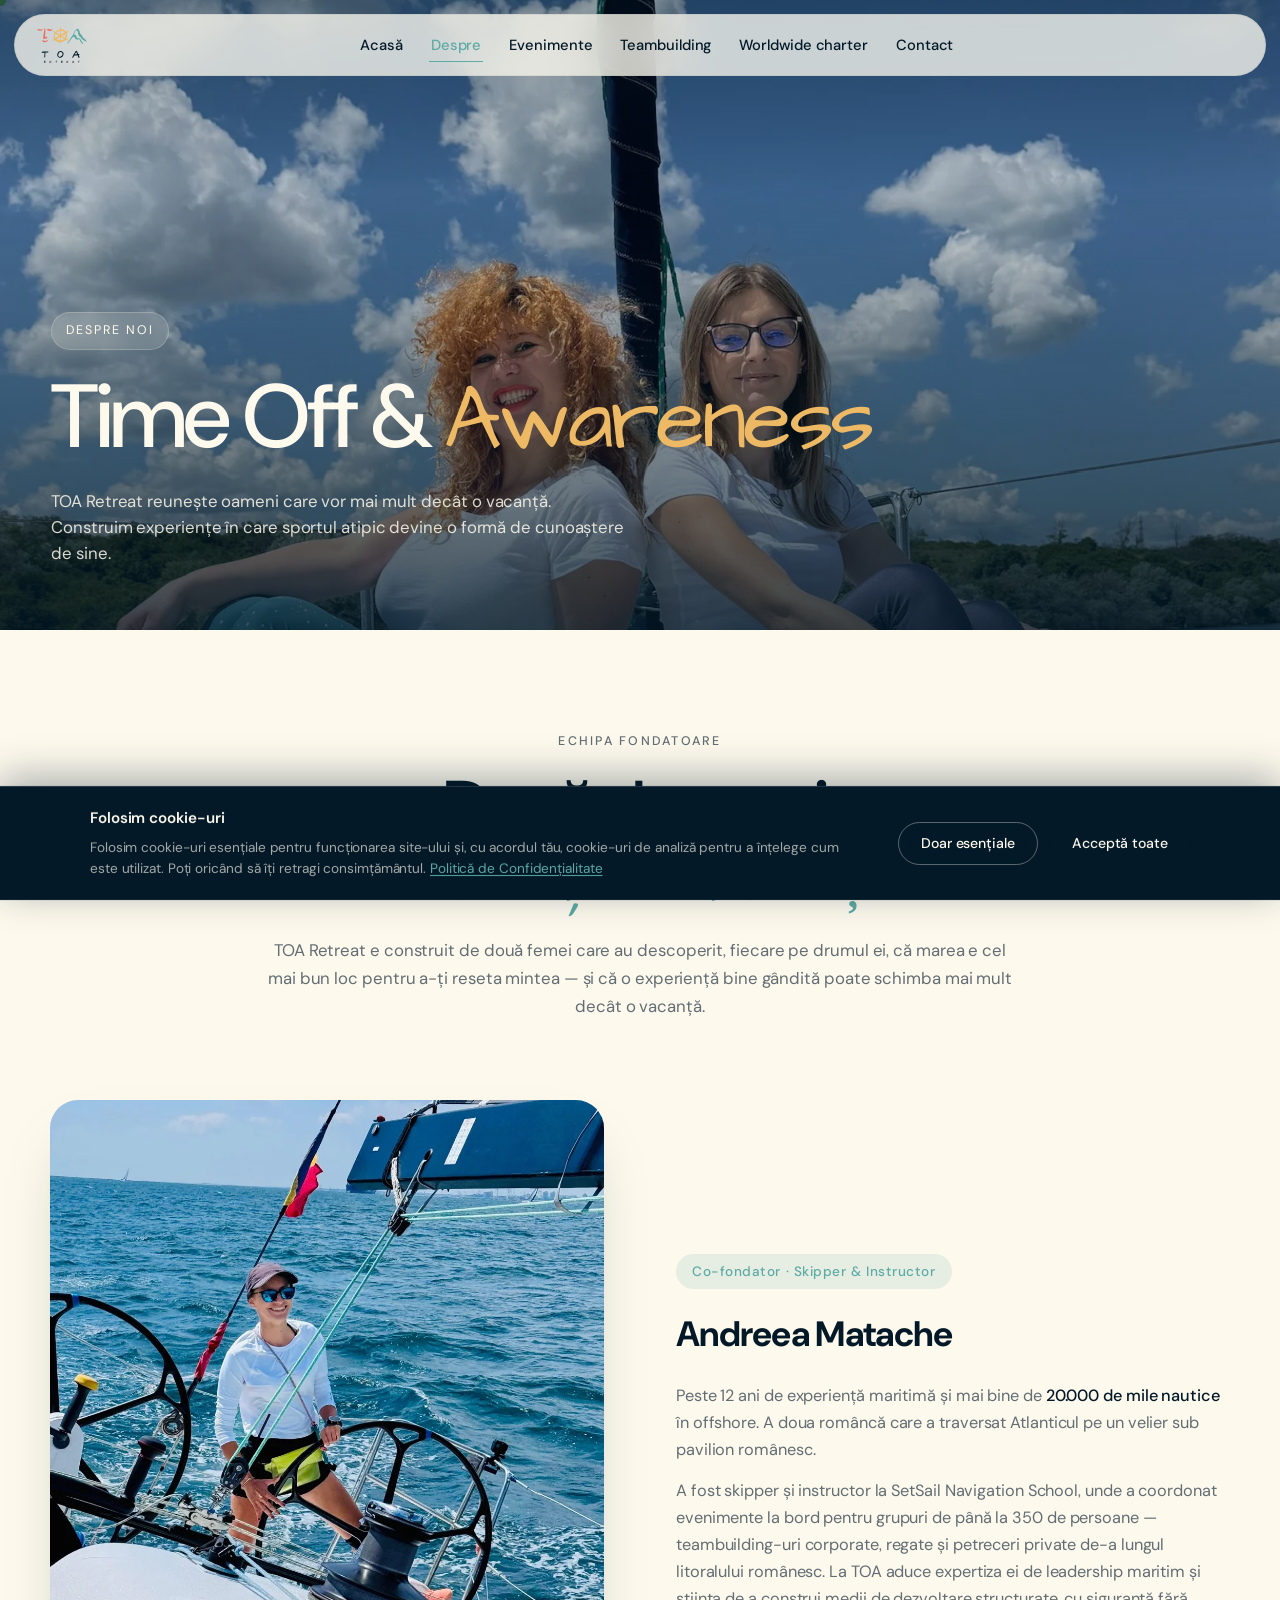
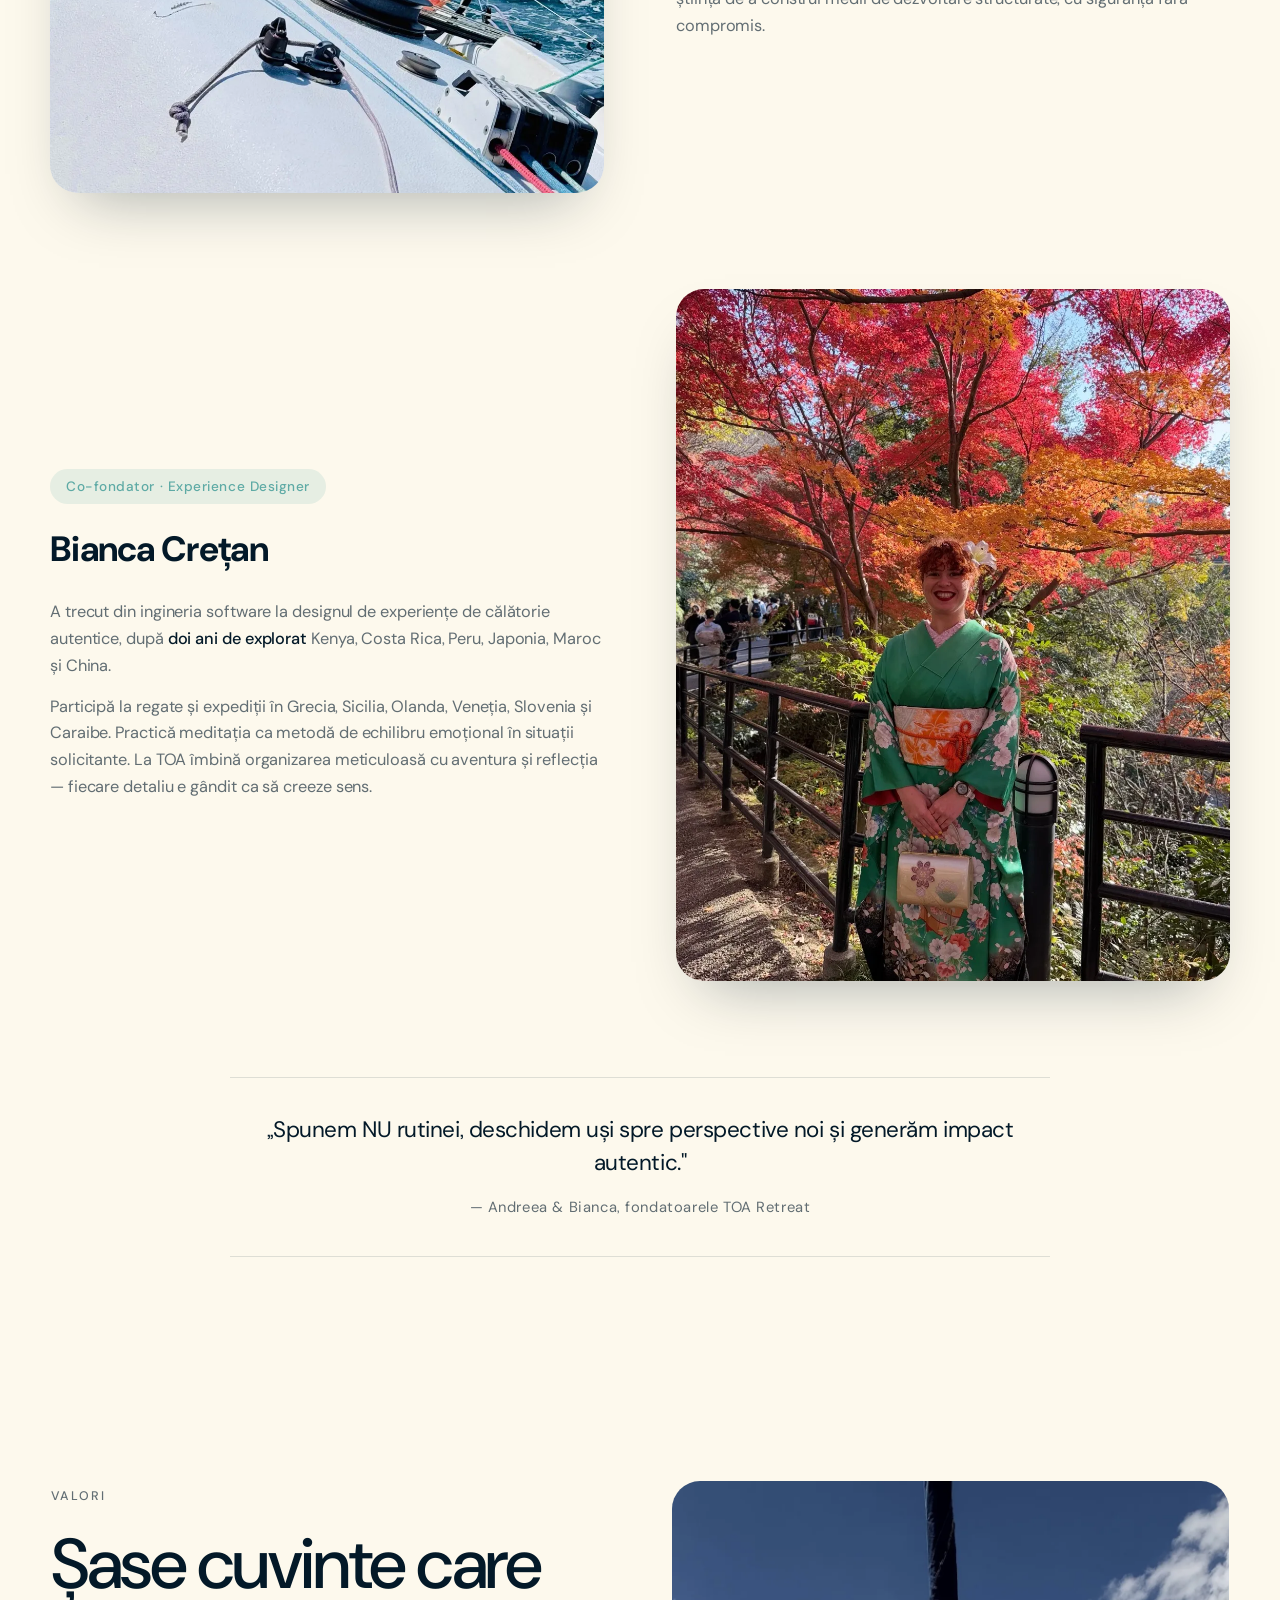
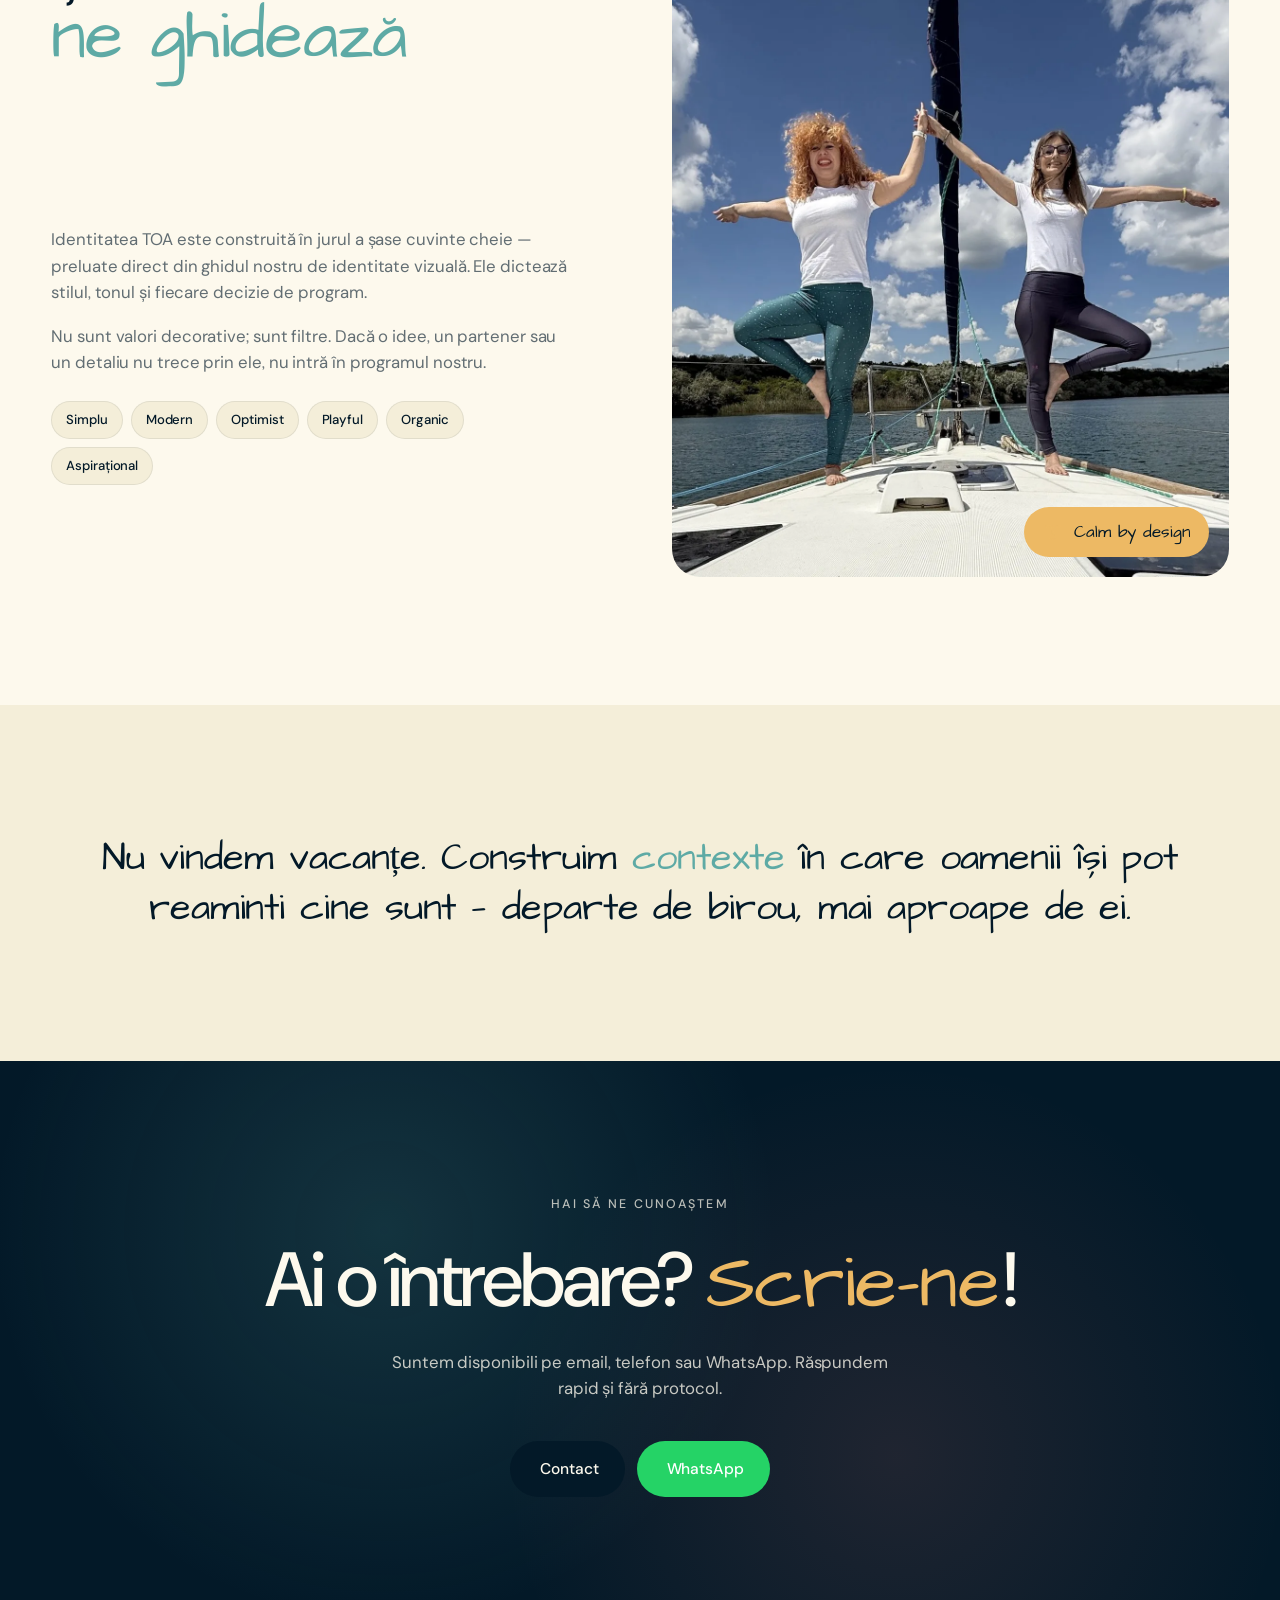
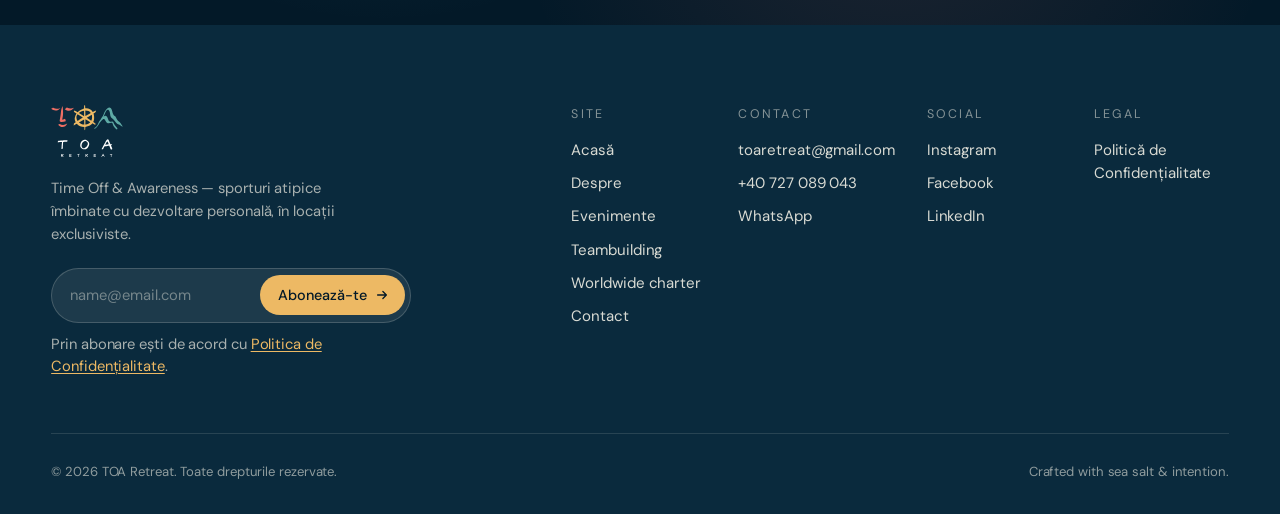
<file: despre.html>
<!doctype html>
<html lang="ro">
<head>
  <meta charset="utf-8" />
  <meta name="viewport" content="width=device-width, initial-scale=1, viewport-fit=cover" />
  <meta name="theme-color" content="#031928" />
  <title>Despre TOA Retreat — Andreea Matache &amp; Bianca Crețan | Sailing România</title>
  <meta name="description" content="TOA Retreat e fondat de Andreea Matache (skipper, 20.000 mile nautice) și Bianca Crețan. Construim experiențe de navigație și dezvoltare personală în România și internațional." />
  <link rel="canonical" href="https://www.toaretreat.ro/despre.html" />
  <meta property="og:type" content="website" />
  <meta property="og:locale" content="ro_RO" />
  <meta property="og:site_name" content="TOA Retreat" />
  <meta property="og:title" content="Despre TOA Retreat — Andreea Matache &amp; Bianca Crețan | Sailing România" />
  <meta property="og:description" content="TOA Retreat e fondat de Andreea Matache (skipper, 20.000 mile nautice) și Bianca Crețan. Construim experiențe de navigație și dezvoltare personală în România și internațional." />
  <meta property="og:url" content="https://www.toaretreat.ro/despre.html" />
  <meta property="og:image" content="https://www.toaretreat.ro/images/founders.jpg" />
  <meta property="og:image:width" content="1200" />
  <meta property="og:image:height" content="630" />
  <meta name="twitter:card" content="summary_large_image" />
  <meta name="twitter:title" content="Despre TOA Retreat — Andreea Matache &amp; Bianca Crețan | Sailing România" />
  <meta name="twitter:description" content="TOA Retreat e fondat de Andreea Matache (skipper, 20.000 mile nautice) și Bianca Crețan. Construim experiențe de navigație și dezvoltare personală în România și internațional." />
  <meta name="twitter:image" content="https://www.toaretreat.ro/images/founders.jpg" />
  <link rel="icon" href="assets/logo/TOA_Logomark_Color_Pozitiv.svg" type="image/svg+xml" />
  <link rel="stylesheet" href="styles.css" />
    <script type="application/ld+json">
        {
            "@context": "https://schema.org",
            "@type": "AboutPage",
            "url": "https://www.toaretreat.ro/despre.html",
            "mainEntity": {
                "@type": "Organization",
                "name": "TOA Retreat",
                "foundingDate": "2024",
                "founder": [
                    {
                        "@type": "Person",
                        "name": "Andreea Matache",
                        "jobTitle": "Co-fondator, Skipper & Instructor",
                        "description": "Skipper cu peste 12 ani experiență maritimă, 20.000 mile nautice offshore și a doua româncă care a traversat Atlanticul pe un velier sub pavilion românesc."
                    },
                    {
                        "@type": "Person",
                        "name": "Bianca Crețan",
                        "jobTitle": "Co-fondator, Experience Designer",
                        "description": "Experience designer cu experiență în 70+ destinații internaționale, specializată în experiențe de grup cu impact emoțional."
                    }
                ]
            }
        }
    </script>
</head>
<body data-page="despre">

  <div class="cursor" aria-hidden="true"></div>

  <div id="nav-mount"></div>

  <!-- Page hero -->
  <section class="page-hero">
    <div class="page-hero__media">
      <img src="images/webp/deck.webp" alt="La bord, în timpul unui retreat TOA" style="object-position: center 30%;" />
      <div class="page-hero__overlay"></div>
    </div>
    <div class="page-hero__inner">
      <span class="page-hero__badge">Despre noi</span>
      <h1 class="page-hero__title">Time Off &amp; <em>Awareness</em></h1>
      <p class="page-hero__lede">
        TOA Retreat reunește oameni care vor mai mult decât o vacanță. Construim experiențe în care sportul atipic devine o formă de cunoaștere de sine.
      </p>
    </div>
  </section>

  <!-- Founders -->
  <section class="founders">
    <div class="founders__head">
      <span class="eyebrow">Echipa fondatoare</span>
      <h2 class="display">Două drumuri, <em>aceeași destinație</em></h2>
      <p>
        TOA Retreat e construit de două femei care au descoperit, fiecare pe drumul ei, că marea e cel mai bun loc pentru a-ți reseta mintea — și că o experiență bine gândită poate schimba mai mult decât o vacanță.
      </p>
    </div>

    <article class="founder">
      <div class="founder__photo">
        <img src="images/webp/andreea.webp" alt="Andreea Matache la timona unui velier"  loading="lazy"/>
      </div>
      <div class="founder__text">
        <span class="founder__role">Co-fondator · Skipper &amp; Instructor</span>
        <h3>Andreea Matache</h3>
        <p>
          Peste 12 ani de experiență maritimă și mai bine de <strong>20.000 de mile nautice</strong> în offshore. A doua româncă care a traversat Atlanticul pe un velier sub pavilion românesc.
        </p>
        <p>
          A fost skipper și instructor la SetSail Navigation School, unde a coordonat evenimente la bord pentru grupuri de până la 350 de persoane — teambuilding-uri corporate, regate și petreceri private de-a lungul litoralului românesc. La TOA aduce expertiza ei de leadership maritim și știința de a construi medii de dezvoltare structurate, cu siguranță fără compromis.
        </p>
      </div>
    </article>

    <article class="founder founder--reverse">
      <div class="founder__photo">
        <img src="images/webp/bianca.webp" alt="Bianca Crețan, co-fondator TOA Retreat"  loading="lazy"/>
      </div>
      <div class="founder__text">
        <span class="founder__role">Co-fondator · Experience Designer</span>
        <h3>Bianca Crețan</h3>
        <p>
          A trecut din ingineria software la designul de experiențe de călătorie autentice, după <strong>doi ani de explorat</strong> Kenya, Costa Rica, Peru, Japonia, Maroc și China.
        </p>
        <p>
          Participă la regate și expediții în Grecia, Sicilia, Olanda, Veneția, Slovenia și Caraibe. Practică meditația ca metodă de echilibru emoțional în situații solicitante. La TOA îmbină organizarea meticuloasă cu aventura și reflecția — fiecare detaliu e gândit ca să creeze sens.
        </p>
      </div>
    </article>

    <div class="founders__quote">
      <p>
        „Spunem NU rutinei, deschidem uși spre perspective noi și generăm impact autentic."
      </p>
      <span>— Andreea &amp; Bianca, fondatoarele TOA Retreat</span>
    </div>
  </section>

  <!-- Values -->
  <section class="about">
    <div class="about__grid">
      <div class="about__head">
        <span class="eyebrow">Valori</span>
        <h2 class="display">Șase cuvinte care <em>ne ghidează</em></h2>
      </div>
      <div class="about__copy">
        <p>
          Identitatea TOA este construită în jurul a șase cuvinte cheie — preluate direct din ghidul nostru de identitate vizuală. Ele dictează stilul, tonul și fiecare decizie de program.
        </p>
        <p>
          Nu sunt valori decorative; sunt filtre. Dacă o idee, un partener sau un detaliu nu trece prin ele, nu intră în programul nostru.
        </p>
        <div class="chips">
          <span class="chip">Simplu</span>
          <span class="chip">Modern</span>
          <span class="chip">Optimist</span>
          <span class="chip">Playful</span>
          <span class="chip">Organic</span>
          <span class="chip">Aspirațional</span>
        </div>
      </div>
      <div class="about__visual">
        <img src="images/webp/founders.webp" alt="Andreea și Bianca, fondatoarele TOA Retreat"  loading="lazy"/>
        <div class="about__sticker">
          <img src="assets/icons/TOA_IconCalm_Galben.svg" alt=""  loading="lazy"/>
          <span>Calm by design</span>
        </div>
      </div>
    </div>
  </section>

  <!-- Mission pull quote -->
  <section style="background: var(--bej-2);">
    <p class="pull">
      Nu vindem vacanțe. Construim <em>contexte</em> în care oamenii își pot reaminti cine sunt — departe de birou, mai aproape de ei.
    </p>
  </section>

  <!-- CTA -->
  <section class="cta-strip">
    <div class="cta-strip__inner">
      <span class="eyebrow eyebrow--light">Hai să ne cunoaștem</span>
      <h2 class="display">Ai o întrebare? <em>Scrie-ne</em>!</h2>
      <p>
        Suntem disponibili pe email, telefon sau WhatsApp. Răspundem rapid și fără protocol.
      </p>
      <div class="cta-strip__buttons">
        <a class="btn btn--primary" href="contact.html">Contact</a>
        <a class="btn btn--whatsapp" href="https://wa.me/40727089043" target="_blank" rel="noopener">WhatsApp</a>
      </div>
    </div>
  </section>

  <section id="about-factual" aria-label="Despre TOA Retreat" style="position:absolute;width:1px;height:1px;overflow:hidden;clip:rect(0,0,0,0);white-space:nowrap;">
    <p>
      TOA Retreat este fondată de Andreea Matache și Bianca Crețan. Andreea Matache este skipper certificat cu peste
      20.000 de mile nautice parcurse și a doua femeie româncă care a traversat Oceanul Atlantic pe un velier sub
      pavilion românesc. Are experiență de peste 10 ani în navigație și a condus expediții maritime internaționale.
      Bianca Crețan este experience designer cu experiență în peste 20 de destinații internaționale, specializată în
      construirea de experiențe de grup cu impact emoțional și personal. Împreună au fondat TOA Retreat în 2024 cu
      misiunea de a combina navigația activă pe veliere cu dezvoltarea personală și mindfulness. Compania operează
      din Limanu Harbour, județul Constanța, România, și organizează retreaturi de sailing, teambuilding corporate
      pe veliere și charter internațional în Mediterana, Caraibe și Pacific.
    </p>
  </section>

  <div id="footer-mount"></div>

  <script src="script.js?v=2026-05-26" defer></script>
</body>
</html>
</file>
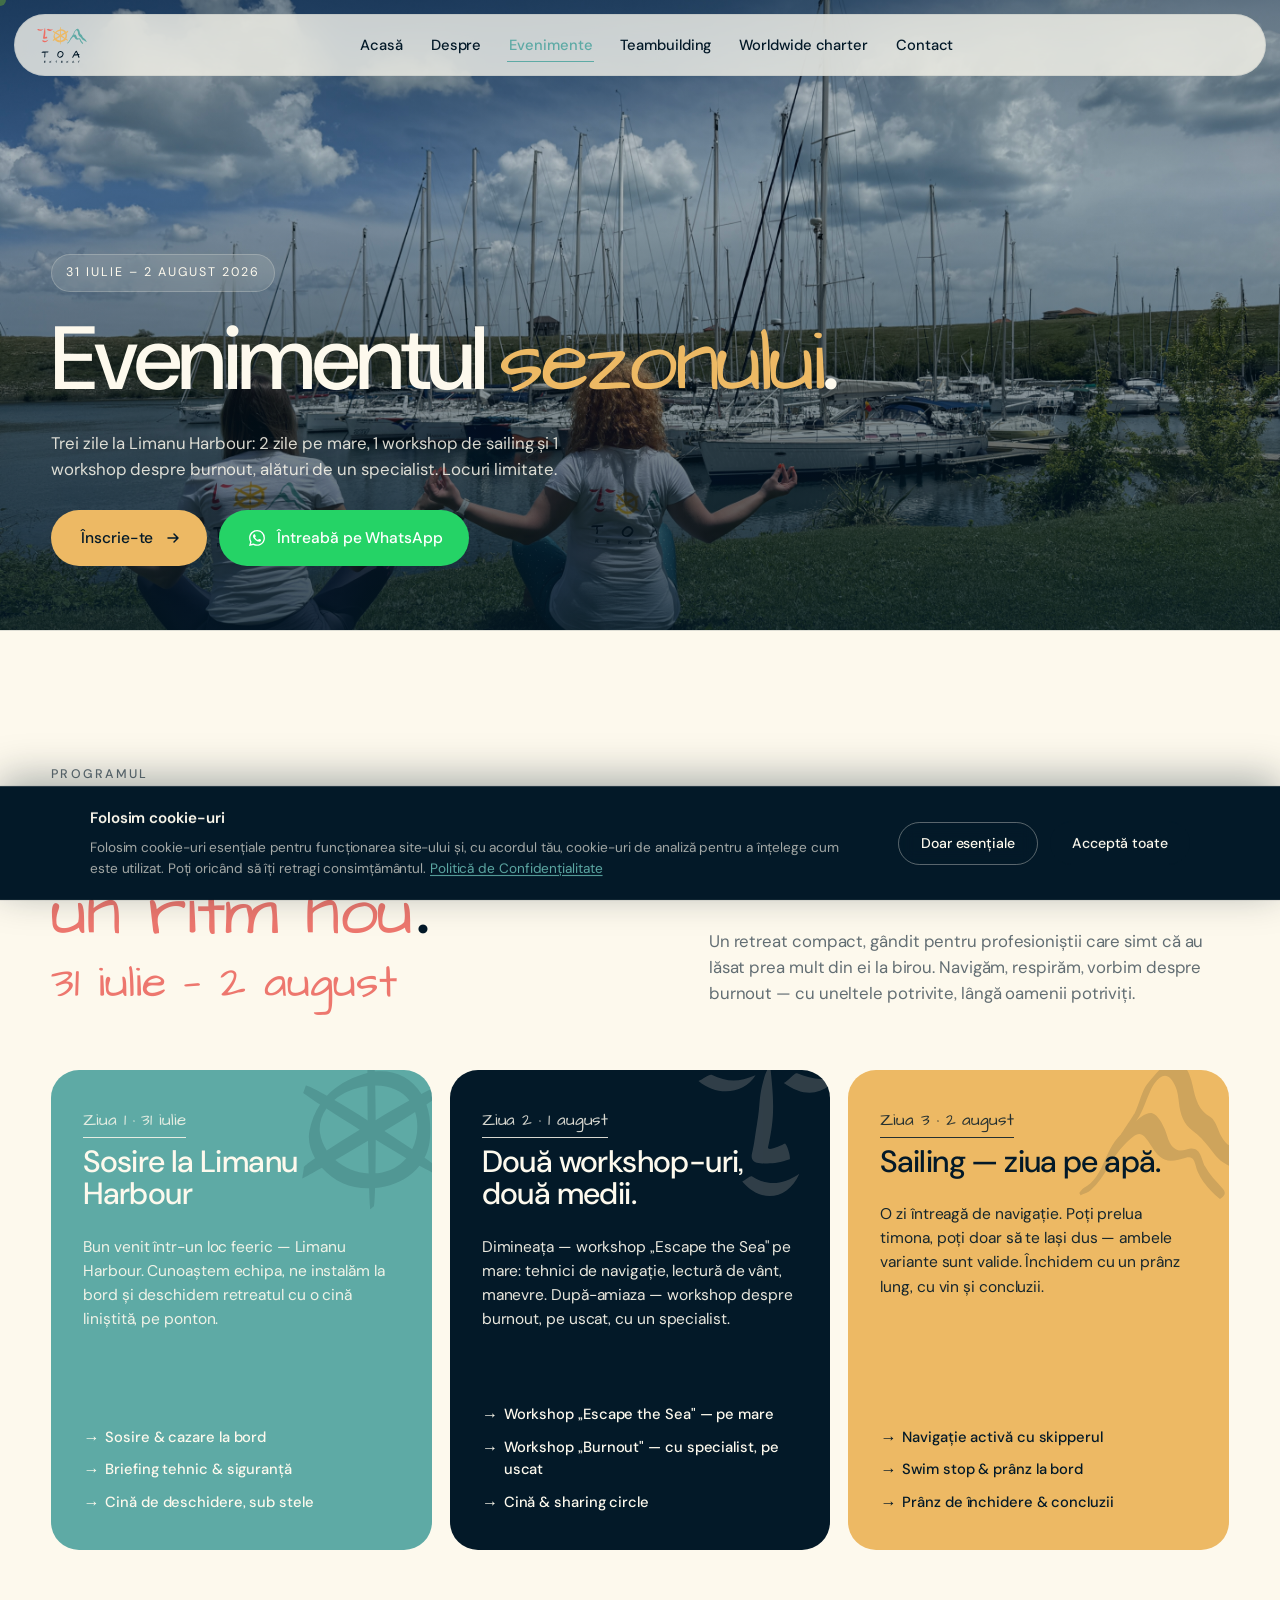
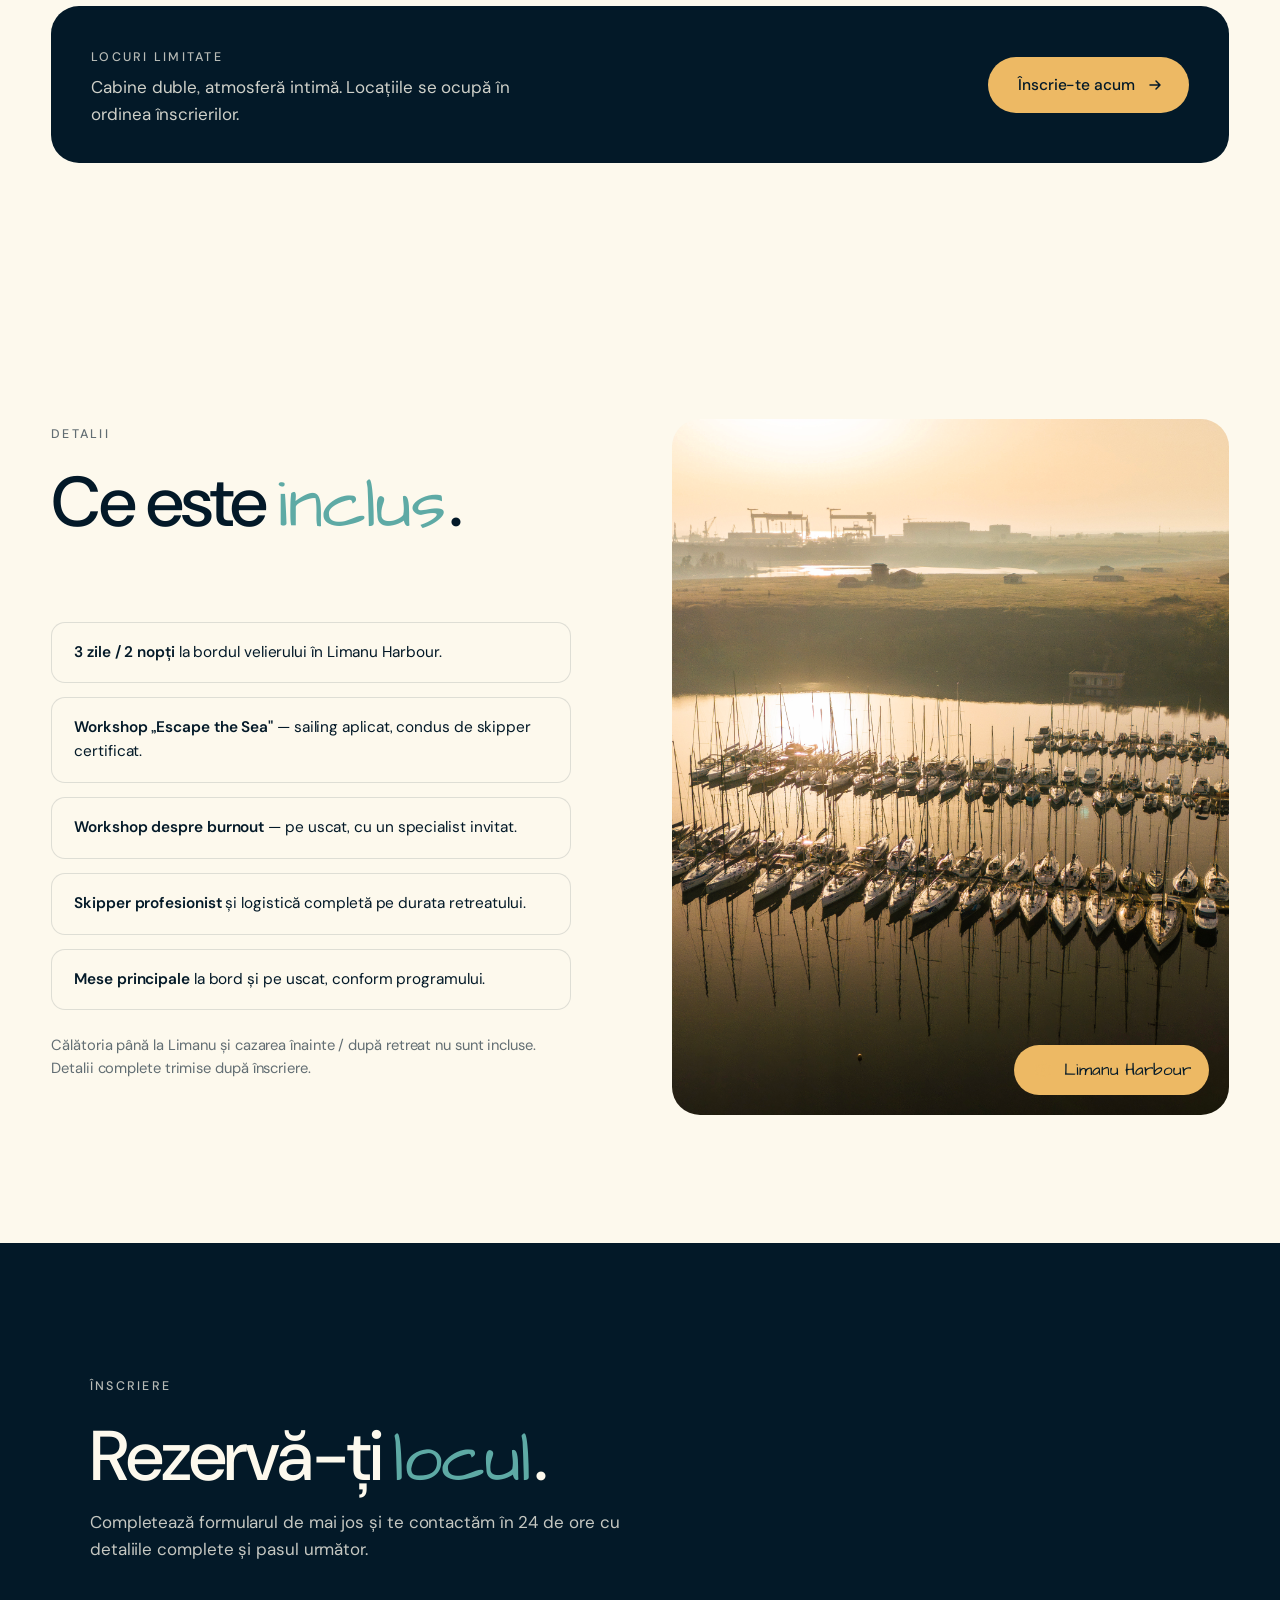
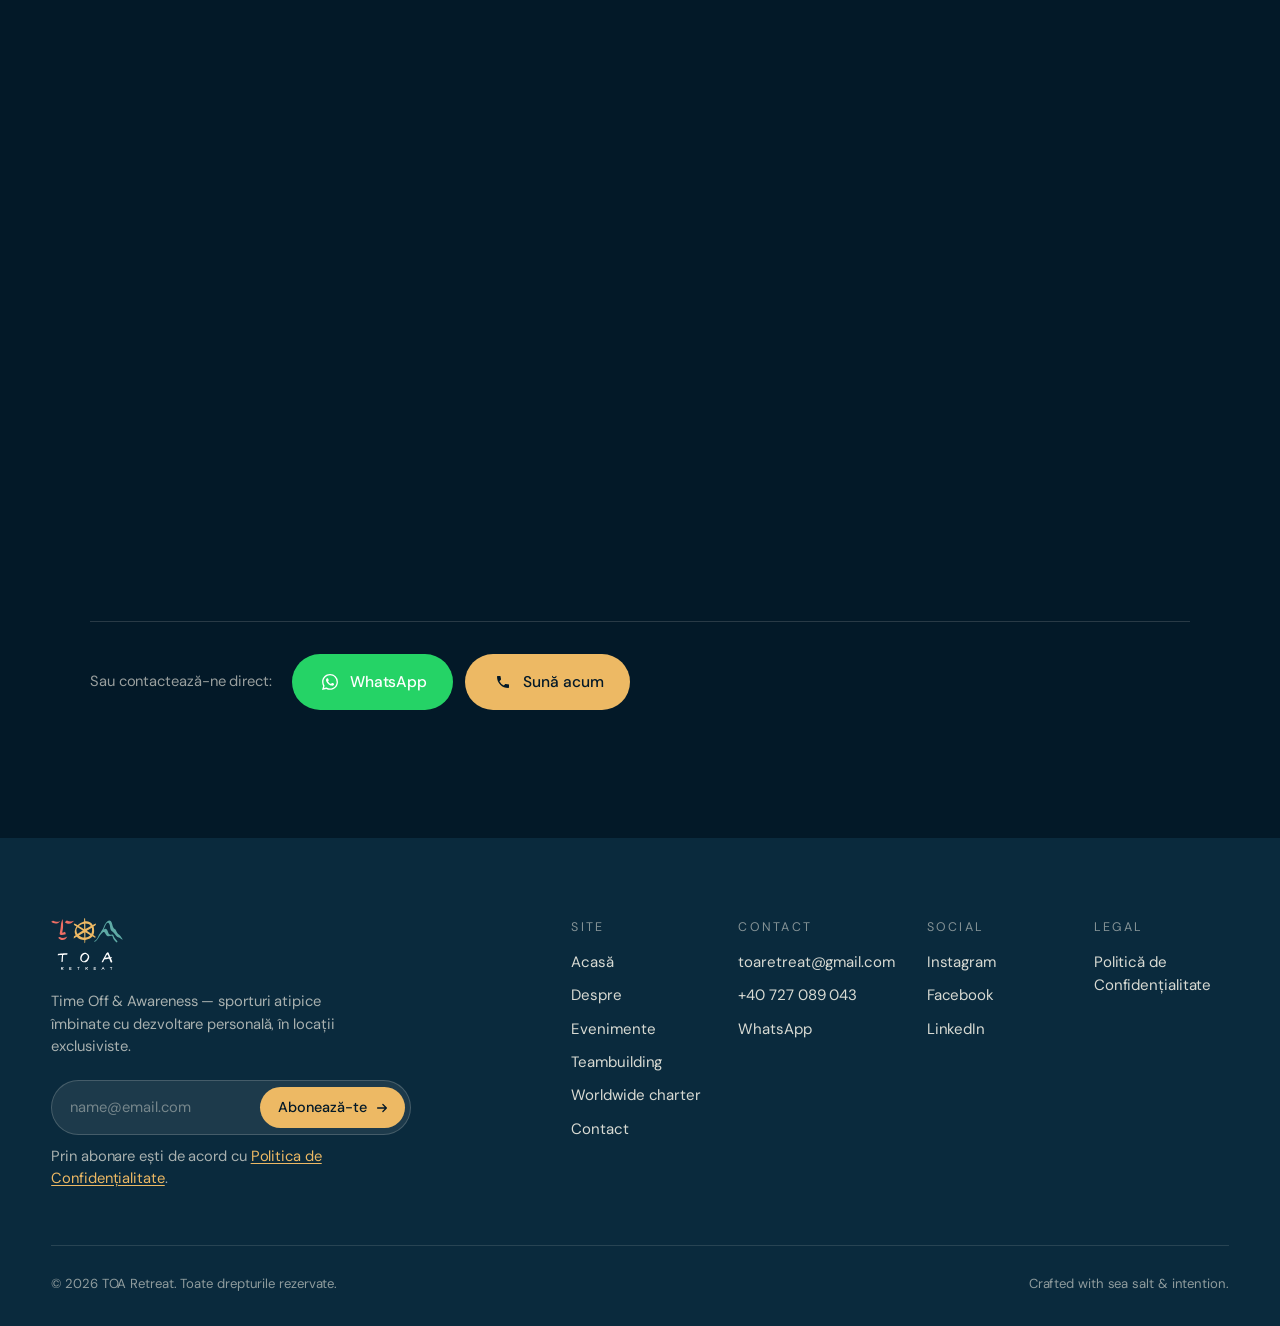
<file: eveniment.html>
<!doctype html>
<html lang="ro">
<head>
  <meta charset="utf-8" />
  <meta name="viewport" content="width=device-width, initial-scale=1, viewport-fit=cover" />
  <meta name="theme-color" content="#031928" />
  <title>Evenimentul sezonului — TOA Retreat</title>
  <meta name="description" content="31 iulie – 2 august, Limanu Harbour. Două zile pe mare, un workshop de sailing și unul despre burnout. Locuri limitate." />
  <link rel="icon" href="assets/logo/TOA_Logomark_Color_Pozitiv.svg" type="image/svg+xml" />
  <link rel="stylesheet" href="styles.css" />
</head>
<body data-page="event">

  <div class="cursor" aria-hidden="true"></div>

  <div id="nav-mount"></div>

  <!-- Page hero -->
  <section class="page-hero">
    <div class="page-hero__media">
      <img src="images/hero-sailing.jpg" alt="Velier la Limanu Harbour" style="object-position: center 30%;" />
      <div class="page-hero__overlay"></div>
    </div>
    <div class="page-hero__inner">
      <span class="page-hero__badge">31 iulie – 2 august 2026</span>
      <h1 class="page-hero__title">Evenimentul <em>sezonului</em>.</h1>
      <p class="page-hero__lede">
        Trei zile la Limanu Harbour: 2 zile pe mare, 1 workshop de sailing și 1 workshop despre burnout, alături de un specialist. Locuri limitate.
      </p>
      <div style="margin-top: 28px; display: flex; gap: 12px; flex-wrap: wrap;">
        <a href="#inscriere" class="btn btn--primary" style="background: var(--galben); color: var(--ink);">
          <span>Înscrie-te</span>
          <svg viewBox="0 0 16 16"><path d="M3 8h10M9 4l4 4-4 4" stroke="currentColor" stroke-width="1.5" fill="none" stroke-linecap="round" stroke-linejoin="round"/></svg>
        </a>
        <a href="https://wa.me/40727089043" target="_blank" rel="noopener" class="btn btn--whatsapp">
          <svg viewBox="0 0 24 24" fill="currentColor"><path d="M17.472 14.382c-.297-.149-1.758-.867-2.03-.967-.273-.099-.471-.148-.67.15-.197.297-.767.966-.94 1.164-.173.199-.347.223-.644.075-.297-.15-1.255-.463-2.39-1.475-.883-.788-1.48-1.761-1.653-2.059-.173-.297-.018-.458.13-.606.134-.133.298-.347.446-.52.149-.174.198-.298.297-.497.099-.198.05-.371-.025-.52-.075-.149-.669-1.612-.916-2.207-.242-.579-.487-.5-.669-.51-.173-.008-.371-.01-.57-.01-.198 0-.52.074-.792.372-.272.297-1.04 1.016-1.04 2.479 0 1.462 1.065 2.875 1.213 3.074.149.198 2.096 3.2 5.077 4.487.709.306 1.262.489 1.694.625.712.227 1.36.195 1.871.118.571-.085 1.758-.719 2.006-1.413.248-.694.248-1.289.173-1.413-.074-.124-.272-.198-.57-.347m-5.421 7.403h-.004a9.87 9.87 0 01-5.031-1.378l-.361-.214-3.741.982.998-3.648-.235-.374a9.86 9.86 0 01-1.51-5.26c.001-5.45 4.436-9.884 9.888-9.884 2.64 0 5.122 1.03 6.988 2.898a9.825 9.825 0 012.893 6.994c-.003 5.45-4.437 9.884-9.885 9.884m8.413-18.297A11.815 11.815 0 0012.05 0C5.495 0 .16 5.335.157 11.892c0 2.096.547 4.142 1.588 5.945L.057 24l6.305-1.654a11.882 11.882 0 005.683 1.448h.005c6.554 0 11.89-5.335 11.893-11.893a11.821 11.821 0 00-3.48-8.413z"/></svg>
          <span>Întreabă pe WhatsApp</span>
        </a>
      </div>
    </div>
  </section>

  <!-- Event days -->
  <section class="event">
    <div class="event__head">
      <div>
        <span class="eyebrow">Programul</span>
        <h2 class="display">Trei zile, <em>un ritm nou</em>.</h2>
        <span class="event__date">31 iulie — 2 august</span>
      </div>
      <p class="event__lede">
        Un retreat compact, gândit pentru profesioniștii care simt că au lăsat prea mult din ei la birou. Navigăm, respirăm, vorbim despre burnout — cu uneltele potrivite, lângă oamenii potriviți.
      </p>
    </div>

    <div class="event__grid">
      <article class="event__card event__card--day1">
        <div>
          <span class="event__day">Ziua 1 · 31 iulie</span>
          <h3>Sosire la Limanu Harbour</h3>
        </div>
        <p>Bun venit într-un loc feeric — Limanu Harbour. Cunoaștem echipa, ne instalăm la bord și deschidem retreatul cu o cină liniștită, pe ponton.</p>
        <ul class="ticks">
          <li>Sosire &amp; cazare la bord</li>
          <li>Briefing tehnic &amp; siguranță</li>
          <li>Cină de deschidere, sub stele</li>
        </ul>
        <img class="event__card-art" src="assets/icons/TOA_IconTimona_Bleumarin.svg" alt="" />
      </article>

      <article class="event__card event__card--day2">
        <div>
          <span class="event__day">Ziua 2 · 1 august</span>
          <h3>Două workshop-uri, două medii.</h3>
        </div>
        <p>
          Dimineața — workshop „Escape the Sea" pe mare: tehnici de navigație, lectură de vânt, manevre. După-amiaza — workshop despre burnout, pe uscat, cu un specialist.
        </p>
        <ul class="ticks">
          <li>Workshop „Escape the Sea" — pe mare</li>
          <li>Workshop „Burnout" — cu specialist, pe uscat</li>
          <li>Cină &amp; sharing circle</li>
        </ul>
        <img class="event__card-art" src="assets/icons/TOA_IconCalm_Bleumarin.svg" alt="" />
      </article>

      <article class="event__card event__card--day3">
        <div>
          <span class="event__day">Ziua 3 · 2 august</span>
          <h3>Sailing — ziua pe apă.</h3>
        </div>
        <p>O zi întreagă de navigație. Poți prelua timona, poți doar să te lași dus — ambele variante sunt valide. Închidem cu un prânz lung, cu vin și concluzii.</p>
        <ul class="ticks">
          <li>Navigație activă cu skipperul</li>
          <li>Swim stop &amp; prânz la bord</li>
          <li>Prânz de închidere &amp; concluzii</li>
        </ul>
        <img class="event__card-art" src="assets/icons/TOA_IconMunte_Bleumarin.svg" alt="" />
      </article>
    </div>

    <div class="event__cta">
      <div>
        <span class="eyebrow eyebrow--light">Locuri limitate</span>
        <p>Cabine duble, atmosferă intimă. Locațiile se ocupă în ordinea înscrierilor.</p>
      </div>
      <a href="#inscriere" class="btn btn--primary">
        <span>Înscrie-te acum</span>
        <svg viewBox="0 0 16 16"><path d="M3 8h10M9 4l4 4-4 4" stroke="currentColor" stroke-width="1.5" fill="none" stroke-linecap="round" stroke-linejoin="round"/></svg>
      </a>
    </div>
  </section>

  <!-- What's included -->
  <section class="about">
    <div class="about__grid">
      <div class="about__head">
        <span class="eyebrow">Detalii</span>
        <h2 class="display">Ce este <em>inclus</em>.</h2>
      </div>
      <div class="about__copy">
        <ul class="bullets" style="margin-bottom: 24px;">
          <li><strong>3 zile / 2 nopți</strong> la bordul velierului în Limanu Harbour.</li>
          <li><strong>Workshop „Escape the Sea"</strong> — sailing aplicat, condus de skipper certificat.</li>
          <li><strong>Workshop despre burnout</strong> — pe uscat, cu un specialist invitat.</li>
          <li><strong>Skipper profesionist</strong> și logistică completă pe durata retreatului.</li>
          <li><strong>Mese principale</strong> la bord și pe uscat, conform programului.</li>
        </ul>
        <p style="font-size: 0.92rem; color: var(--ink-soft);">
          Călătoria până la Limanu și cazarea înainte / după retreat nu sunt incluse. Detalii complete trimise după înscriere.
        </p>
      </div>
      <div class="about__visual">
        <img src="images/aerial.jpg" alt="Vedere aeriană cu velieri" style="object-position: center 50%;" />
        <div class="about__sticker">
          <img src="assets/icons/TOA_IconTimona_Galben.svg" alt="" />
          <span>Limanu Harbour</span>
        </div>
      </div>
    </div>
  </section>

  <!-- Sign-up form -->
  <section id="inscriere" style="background: var(--bleumarin); color: var(--bej);">
    <div style="max-width: 1100px; margin: 0 auto;">
      <span class="eyebrow eyebrow--light">Înscriere</span>
      <h2 class="display" style="color: var(--bej); margin: 24px 0 16px;">
        Rezervă-ți <em>locul</em>.
      </h2>
      <p style="color: rgba(253, 249, 237, 0.78); margin-bottom: 48px; max-width: 560px;">
        Completează formularul de mai jos și te contactăm în 24 de ore cu detaliile complete și pasul următor.
      </p>

      <form class="form form-light" data-form data-subject="Înscriere eveniment 31 iulie – 2 august">
        <div class="form__row">
          <div class="form__field">
            <label for="nume">Nume complet</label>
            <input id="nume" name="Nume" type="text" required placeholder="Andreea Popescu" />
          </div>
          <div class="form__field">
            <label for="email">Email</label>
            <input id="email" name="Email" type="email" required placeholder="andreea@email.com" />
          </div>
        </div>
        <div class="form__row">
          <div class="form__field">
            <label for="telefon">Telefon</label>
            <input id="telefon" name="Telefon" type="tel" required placeholder="07XX XXX XXX" />
          </div>
          <div class="form__field">
            <label for="locuri">Număr de locuri</label>
            <select id="locuri" name="Locuri">
              <option value="1">1 loc</option>
              <option value="2">2 locuri (cabină dublă)</option>
              <option value="3">3+ locuri</option>
            </select>
          </div>
        </div>
        <div class="form__field">
          <label for="experienta">Experiență de navigație</label>
          <select id="experienta" name="Experienta">
            <option>Niciuna — vreau să învăț</option>
            <option>Începător</option>
            <option>Intermediar</option>
            <option>Avansat / certificat</option>
          </select>
        </div>
        <div class="form__field">
          <label for="mesaj">Mesaj sau întrebări (opțional)</label>
          <textarea id="mesaj" name="Mesaj" placeholder="Restricții alimentare, întrebări despre logistică, orice altceva..."></textarea>
        </div>
        <label class="form__check">
          <input type="checkbox" required />
          <span>Sunt de acord cu prelucrarea datelor mele de contact pentru a primi detalii despre acest retreat.</span>
        </label>
        <button type="submit" class="btn btn--primary form__submit" style="background: var(--galben); color: var(--ink);">
          <span>Trimite înscrierea</span>
          <svg viewBox="0 0 16 16"><path d="M3 8h10M9 4l4 4-4 4" stroke="currentColor" stroke-width="1.5" fill="none" stroke-linecap="round" stroke-linejoin="round"/></svg>
        </button>
      </form>

      <div style="margin-top: 56px; padding-top: 32px; border-top: 1px solid rgba(253, 249, 237, 0.15); display: flex; gap: 12px; flex-wrap: wrap; align-items: center;">
        <span style="color: rgba(253, 249, 237, 0.6); font-size: 0.92rem; margin-right: 8px;">Sau contactează-ne direct:</span>
        <a class="btn btn--whatsapp" href="https://wa.me/40727089043" target="_blank" rel="noopener">
          <svg viewBox="0 0 24 24" fill="currentColor"><path d="M17.472 14.382c-.297-.149-1.758-.867-2.03-.967-.273-.099-.471-.148-.67.15-.197.297-.767.966-.94 1.164-.173.199-.347.223-.644.075-.297-.15-1.255-.463-2.39-1.475-.883-.788-1.48-1.761-1.653-2.059-.173-.297-.018-.458.13-.606.134-.133.298-.347.446-.52.149-.174.198-.298.297-.497.099-.198.05-.371-.025-.52-.075-.149-.669-1.612-.916-2.207-.242-.579-.487-.5-.669-.51-.173-.008-.371-.01-.57-.01-.198 0-.52.074-.792.372-.272.297-1.04 1.016-1.04 2.479 0 1.462 1.065 2.875 1.213 3.074.149.198 2.096 3.2 5.077 4.487.709.306 1.262.489 1.694.625.712.227 1.36.195 1.871.118.571-.085 1.758-.719 2.006-1.413.248-.694.248-1.289.173-1.413-.074-.124-.272-.198-.57-.347m-5.421 7.403h-.004a9.87 9.87 0 01-5.031-1.378l-.361-.214-3.741.982.998-3.648-.235-.374a9.86 9.86 0 01-1.51-5.26c.001-5.45 4.436-9.884 9.888-9.884 2.64 0 5.122 1.03 6.988 2.898a9.825 9.825 0 012.893 6.994c-.003 5.45-4.437 9.884-9.885 9.884m8.413-18.297A11.815 11.815 0 0012.05 0C5.495 0 .16 5.335.157 11.892c0 2.096.547 4.142 1.588 5.945L.057 24l6.305-1.654a11.882 11.882 0 005.683 1.448h.005c6.554 0 11.89-5.335 11.893-11.893a11.821 11.821 0 00-3.48-8.413z"/></svg>
          <span>WhatsApp</span>
        </a>
        <a class="btn btn--call" href="tel:+40727089043">
          <svg viewBox="0 0 24 24" fill="currentColor"><path d="M20 15.5c-1.25 0-2.45-.2-3.57-.57-.35-.11-.74-.03-1.02.24l-2.2 2.2a15.05 15.05 0 0 1-6.59-6.59l2.2-2.21c.28-.27.36-.66.25-1.01A11.36 11.36 0 0 1 8.5 4c0-.55-.45-1-1-1H4c-.55 0-1 .45-1 1 0 9.39 7.61 17 17 17 .55 0 1-.45 1-1v-3.5c0-.55-.45-1-1-1z"/></svg>
          <span>Sună acum</span>
        </a>
      </div>
    </div>
  </section>

  <div id="footer-mount"></div>

  <script src="script.js?v=2026-05-04" defer></script>
</body>
</html>
</file>
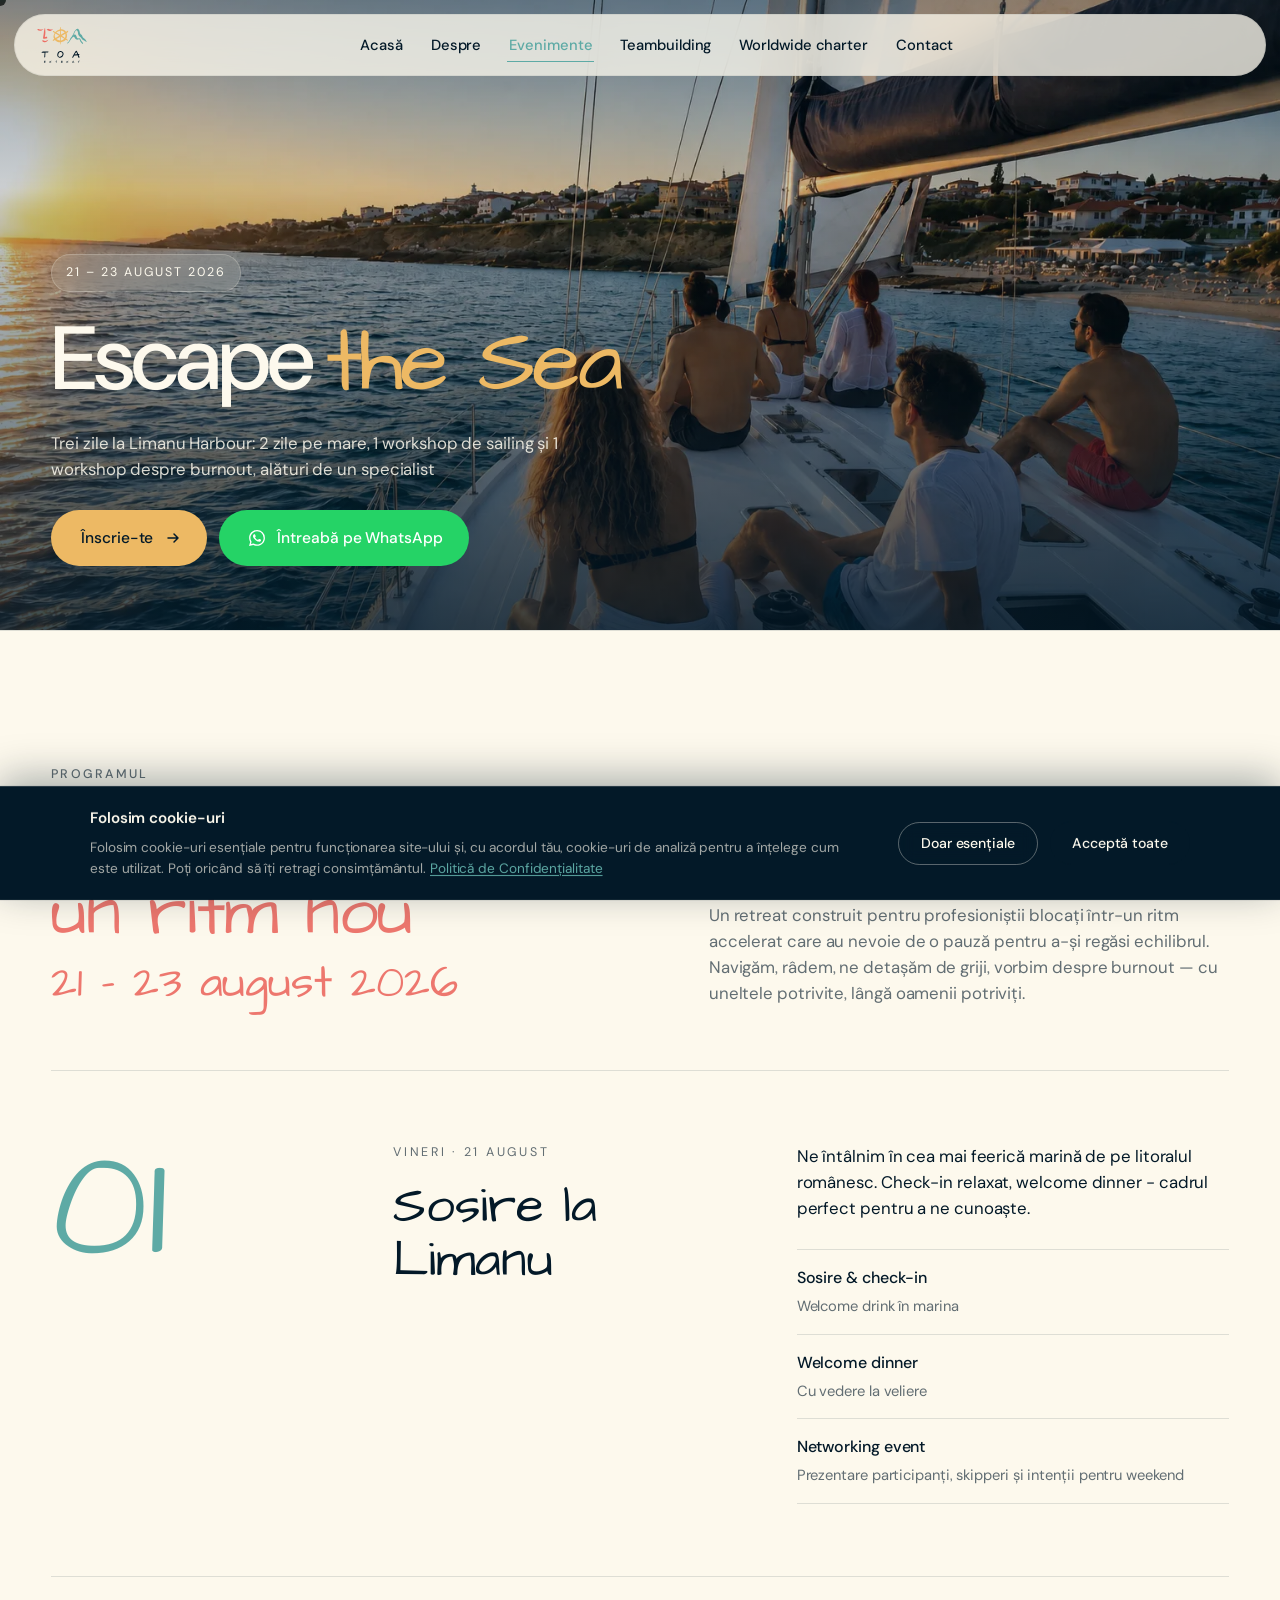
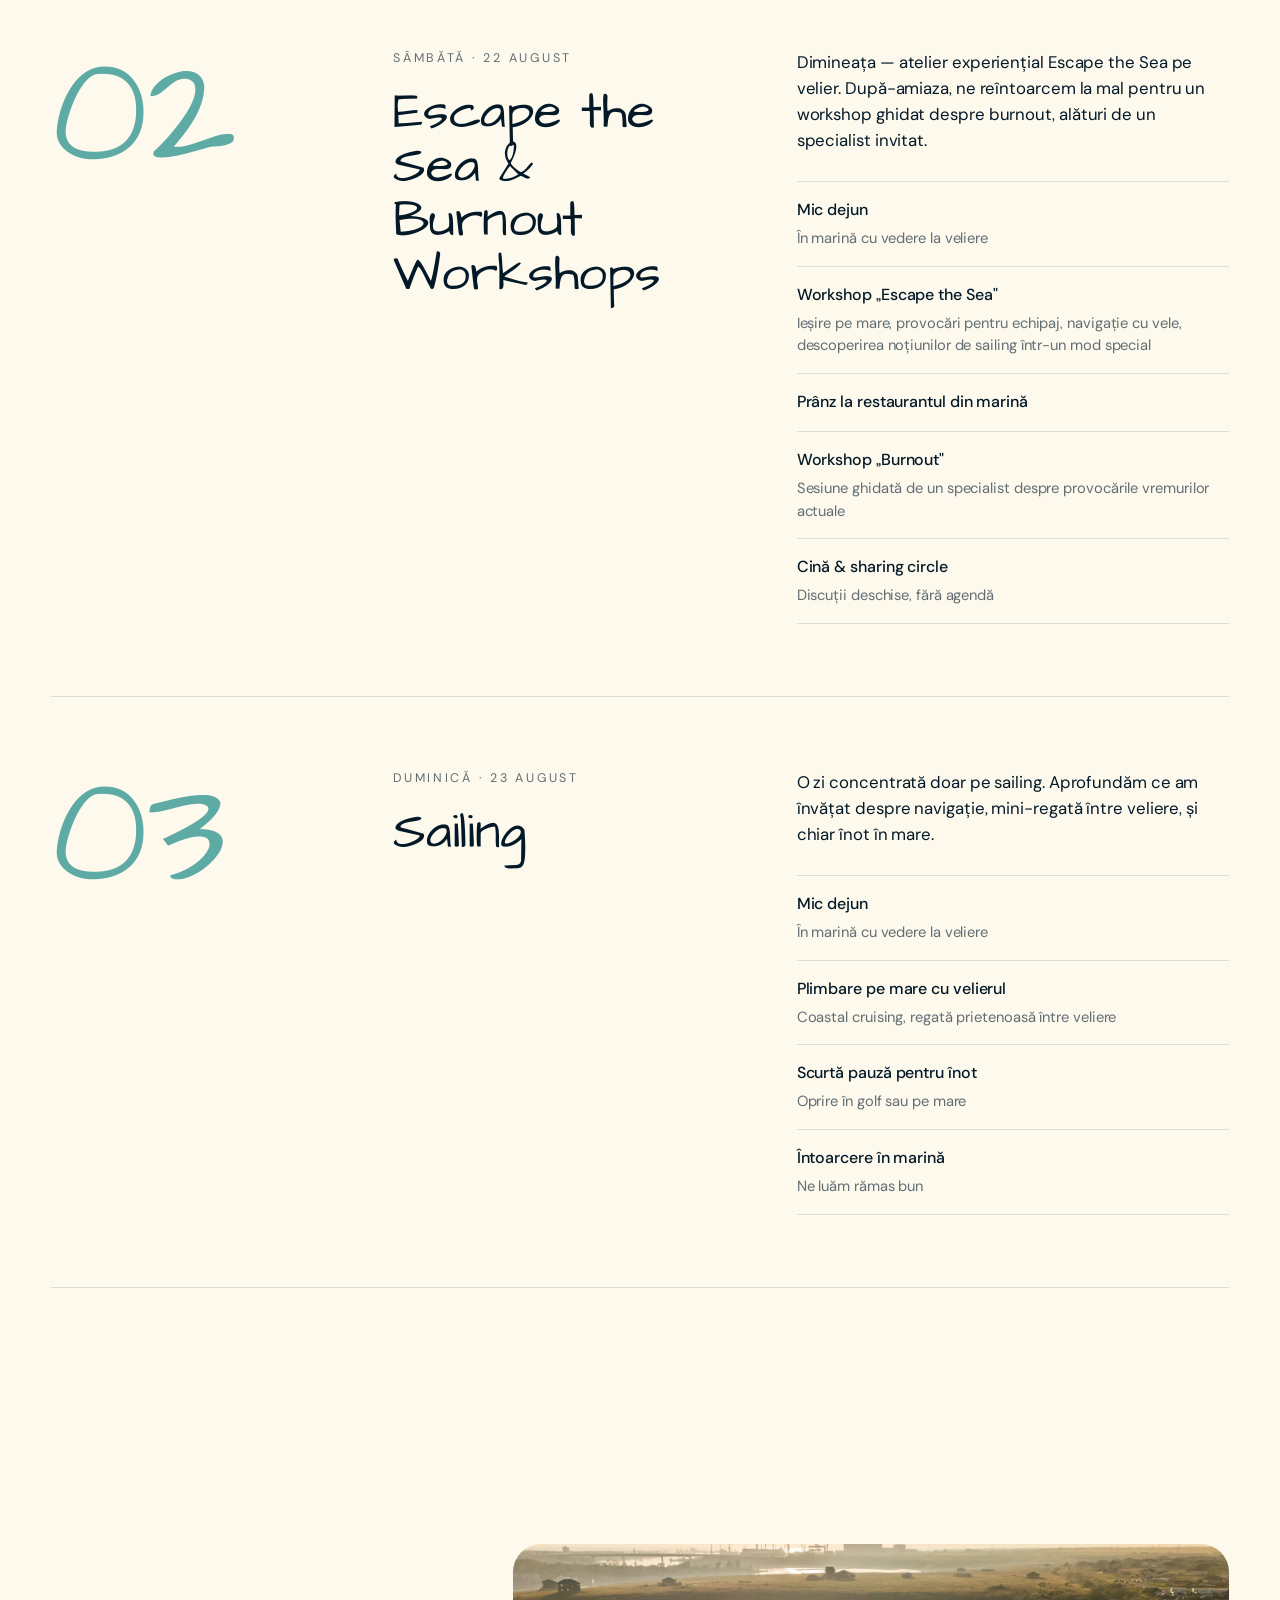
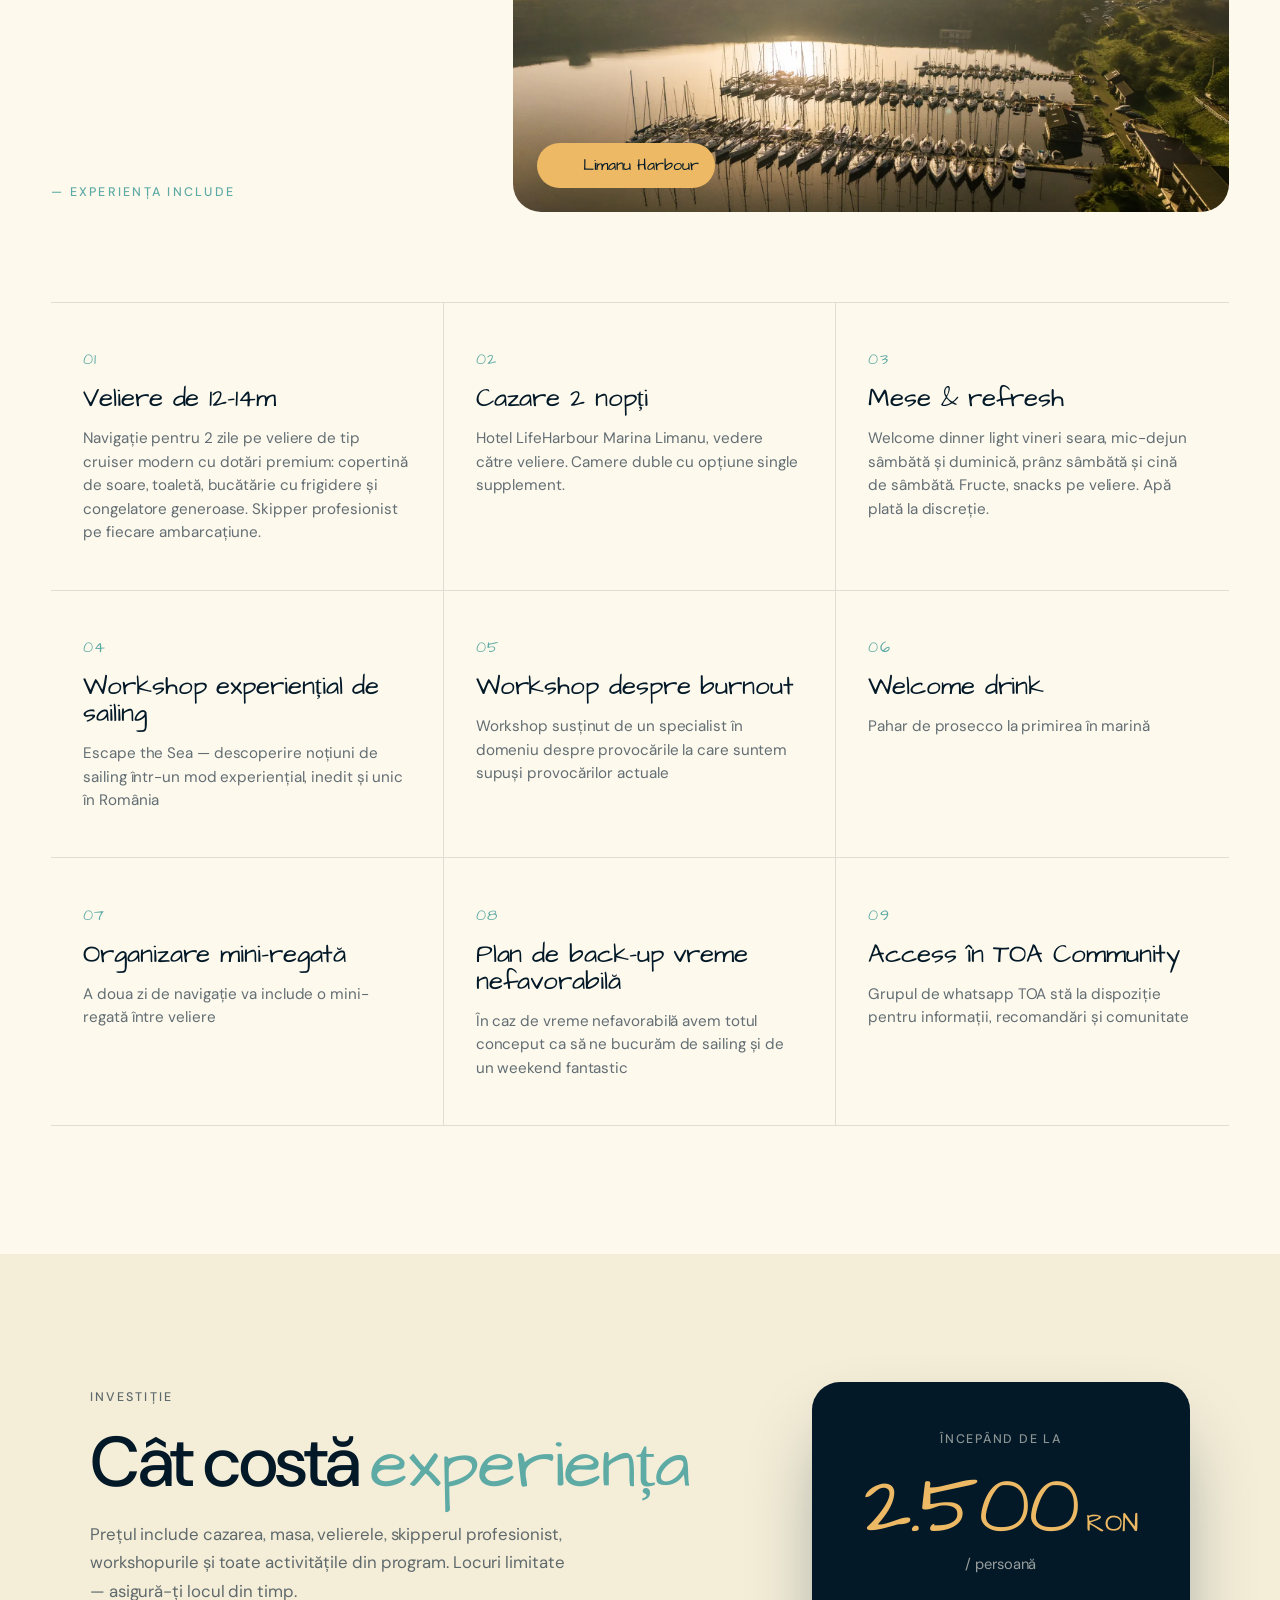
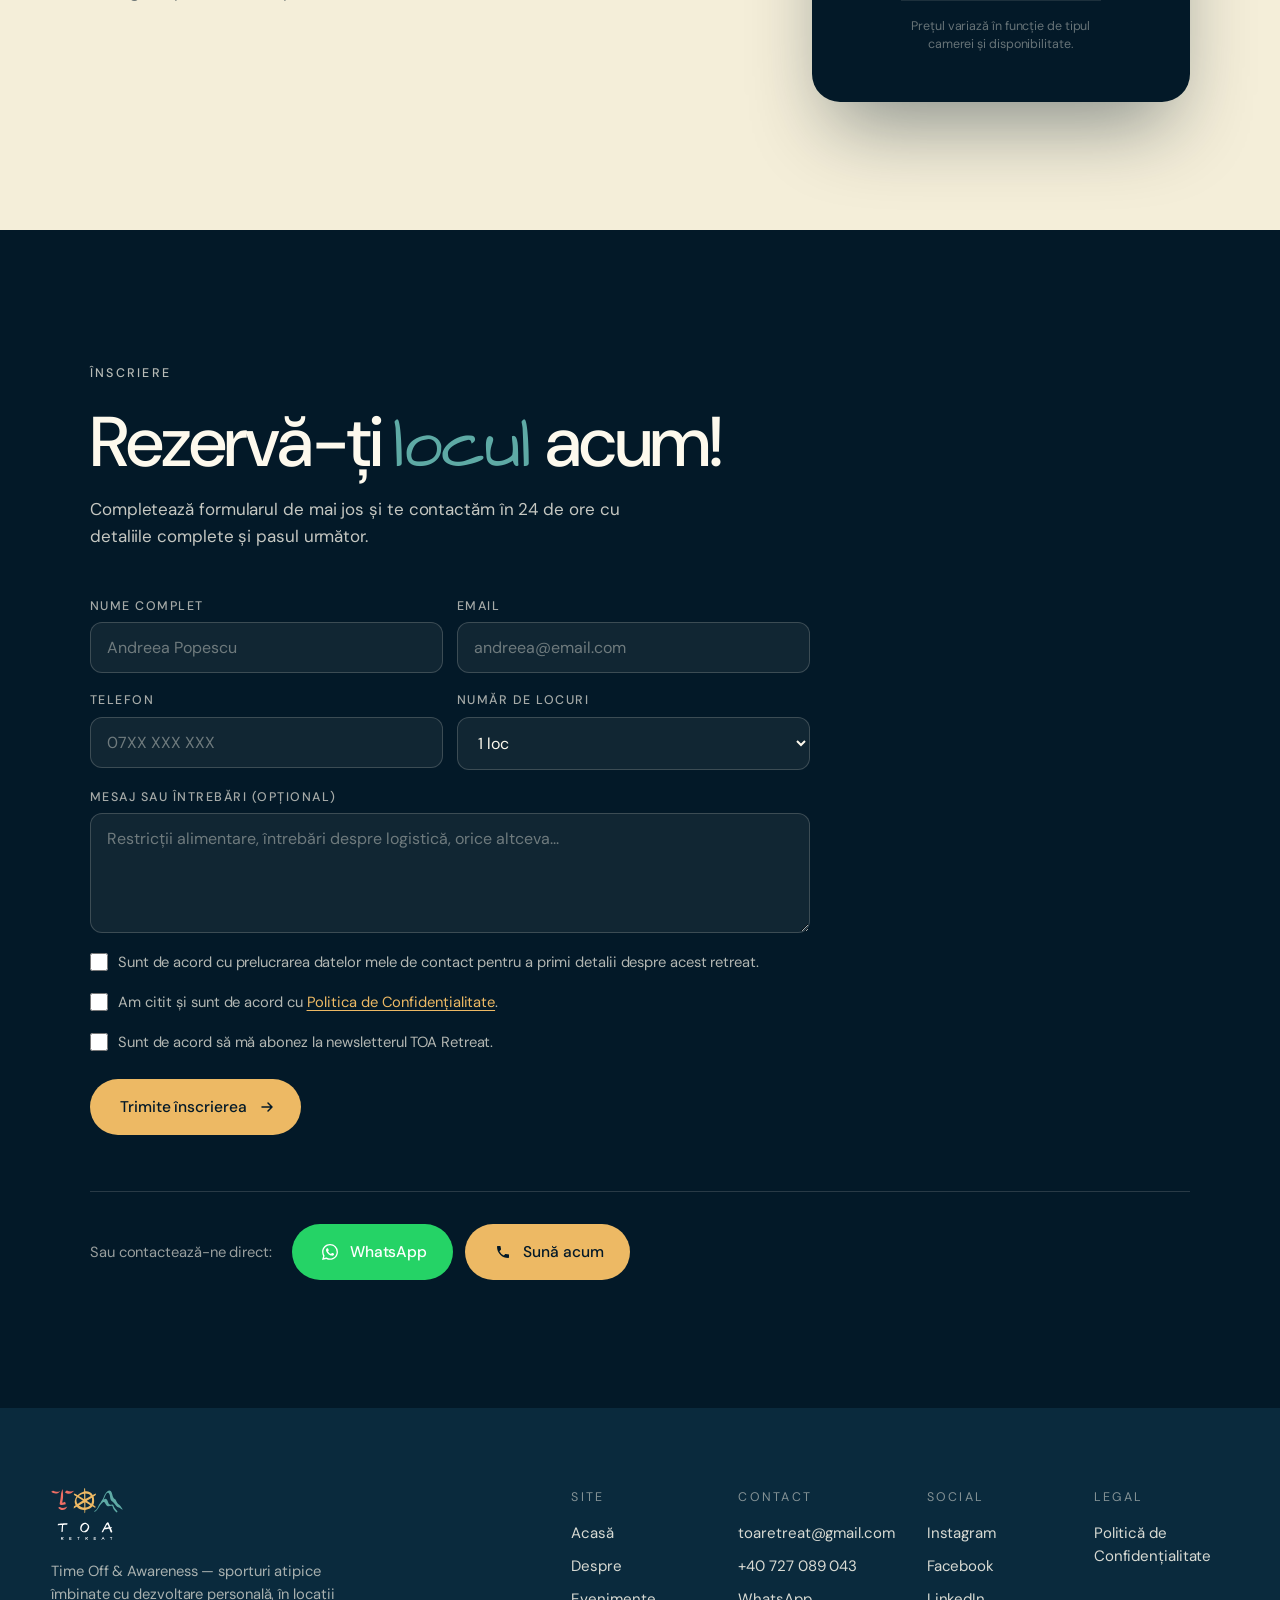
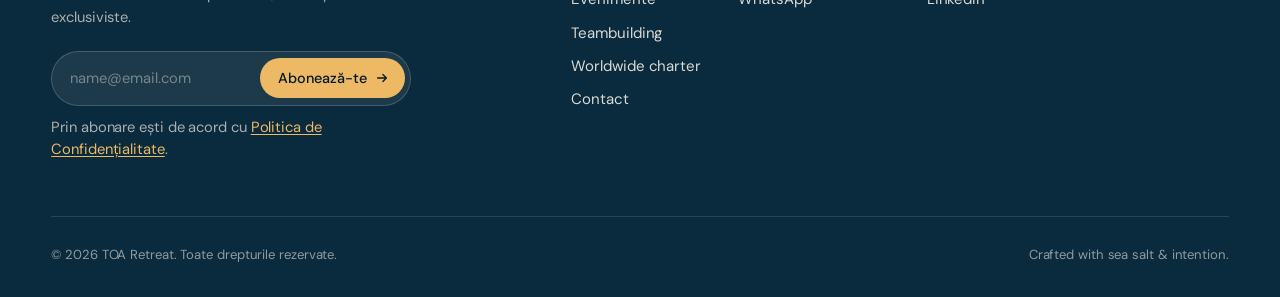
<file: evenimente.html>
<!doctype html>
<html lang="ro">
<head>
  <meta charset="utf-8" />
  <meta name="viewport" content="width=device-width, initial-scale=1, viewport-fit=cover" />
  <meta name="theme-color" content="#031928" />
  <title>Escape the Sea 2026 — Retreat Sailing &amp; Burnout Workshop | Limanu Harbour</title>
  <meta name="description" content="21 – 23 august 2026, Limanu Harbour. Retreat de navigație pe veliere cu workshop de burnout. 3 zile, locuri limitate. Înscrie-te acum." />
  <link rel="canonical" href="https://www.toaretreat.ro/evenimente.html" />
  <meta property="og:type" content="website" />
  <meta property="og:locale" content="ro_RO" />
  <meta property="og:site_name" content="TOA Retreat" />
  <meta property="og:title" content="Escape the Sea 2026 — Retreat Sailing &amp; Burnout Workshop | Limanu Harbour" />
  <meta property="og:description" content="21 – 23 august 2026, Limanu Harbour. Retreat de navigație pe veliere cu workshop de burnout. 3 zile, locuri limitate. Înscrie-te acum." />
  <meta property="og:url" content="https://www.toaretreat.ro/evenimente.html" />
  <meta property="og:image" content="https://www.toaretreat.ro/images/retreat-sailing-veliere-apus-limanu.jpg" />
  <meta property="og:image:width" content="1200" />
  <meta property="og:image:height" content="630" />
  <meta name="twitter:card" content="summary_large_image" />
  <meta name="twitter:title" content="Escape the Sea 2026 — Retreat Sailing &amp; Burnout Workshop | Limanu Harbour" />
  <meta name="twitter:description" content="21 – 23 august 2026, Limanu Harbour. Retreat de navigație pe veliere cu workshop de burnout. 3 zile, locuri limitate. Înscrie-te acum." />
  <meta name="twitter:image" content="https://www.toaretreat.ro/images/retreat-sailing-veliere-apus-limanu.jpg" />
  <link rel="icon" href="assets/logo/TOA_Logomark_Color_Pozitiv.svg" type="image/svg+xml" />
  <link rel="stylesheet" href="styles.css" />
  <script type="application/ld+json">
  {
    "@context": "https://schema.org",
    "@type": "Event",
    "name": "Escape the Sea — Sailing Retreat 2026",
    "startDate": "2026-08-21",
    "endDate": "2026-08-23",
    "eventStatus": "https://schema.org/EventScheduled",
    "eventAttendanceMode": "https://schema.org/OfflineEventAttendanceMode",
    "description": "Retreat de 3 zile care îmbină navigația activă pe veliere cu workshopuri de burnout și dezvoltare personală. Plecare din Limanu Harbour, județul Constanța.",
    "url": "https://www.toaretreat.ro/evenimente.html",
    "image": "https://www.toaretreat.ro/images/retreat-sailing-veliere-apus-limanu.jpg",
    "offers": {
      "@type": "Offer",
      "price": "2500",
      "priceCurrency": "RON",
      "availability": "https://schema.org/LimitedAvailability",
      "url": "https://www.toaretreat.ro/evenimente.html"
    },
    "location": {
      "@type": "Place",
      "name": "Limanu Harbour",
      "address": {
        "@type": "PostalAddress",
        "addressLocality": "Limanu",
        "addressRegion": "Constanța",
        "addressCountry": "RO"
      }
    },
    "organizer": {
      "@type": "Organization",
      "name": "TOA Retreat",
      "url": "https://www.toaretreat.ro"
    }
  }
  </script>
</head>
<body data-page="event">

  <div class="cursor" aria-hidden="true"></div>

  <div id="nav-mount"></div>

  <!-- Page hero -->
  <section class="page-hero">
    <div class="page-hero__media">
      <img src="images/webp/retreat-sailing-veliere-apus-limanu.webp" alt="Grup de participanți pe un velier la apus — retreat sailing Limanu Harbour" style="object-position: center 40%;" />
      <div class="page-hero__overlay"></div>
    </div>
    <div class="page-hero__inner">
      <span class="page-hero__badge">21 – 23 august 2026</span>
      <h1 class="page-hero__title">Escape <em>the Sea</em> </h1>
      <p class="page-hero__lede">
        Trei zile la Limanu Harbour: 2 zile pe mare, 1 workshop de sailing și 1 workshop despre burnout, alături de un specialist
      </p>
      <div style="margin-top: 28px; display: flex; gap: 12px; flex-wrap: wrap;">
        <a href="#inscriere" class="btn btn--yellow">
          <span>Înscrie-te</span>
          <svg viewBox="0 0 16 16"><path d="M3 8h10M9 4l4 4-4 4" stroke="currentColor" stroke-width="1.5" fill="none" stroke-linecap="round" stroke-linejoin="round"/></svg>
        </a>
        <a href="https://wa.me/40727089043" target="_blank" rel="noopener" class="btn btn--whatsapp">
          <svg viewBox="0 0 24 24" fill="currentColor"><path d="M17.472 14.382c-.297-.149-1.758-.867-2.03-.967-.273-.099-.471-.148-.67.15-.197.297-.767.966-.94 1.164-.173.199-.347.223-.644.075-.297-.15-1.255-.463-2.39-1.475-.883-.788-1.48-1.761-1.653-2.059-.173-.297-.018-.458.13-.606.134-.133.298-.347.446-.52.149-.174.198-.298.297-.497.099-.198.05-.371-.025-.52-.075-.149-.669-1.612-.916-2.207-.242-.579-.487-.5-.669-.51-.173-.008-.371-.01-.57-.01-.198 0-.52.074-.792.372-.272.297-1.04 1.016-1.04 2.479 0 1.462 1.065 2.875 1.213 3.074.149.198 2.096 3.2 5.077 4.487.709.306 1.262.489 1.694.625.712.227 1.36.195 1.871.118.571-.085 1.758-.719 2.006-1.413.248-.694.248-1.289.173-1.413-.074-.124-.272-.198-.57-.347m-5.421 7.403h-.004a9.87 9.87 0 01-5.031-1.378l-.361-.214-3.741.982.998-3.648-.235-.374a9.86 9.86 0 01-1.51-5.26c.001-5.45 4.436-9.884 9.888-9.884 2.64 0 5.122 1.03 6.988 2.898a9.825 9.825 0 012.893 6.994c-.003 5.45-4.437 9.884-9.885 9.884m8.413-18.297A11.815 11.815 0 0012.05 0C5.495 0 .16 5.335.157 11.892c0 2.096.547 4.142 1.588 5.945L.057 24l6.305-1.654a11.882 11.882 0 005.683 1.448h.005c6.554 0 11.89-5.335 11.893-11.893a11.821 11.821 0 00-3.48-8.413z"/></svg>
          <span>Întreabă pe WhatsApp</span>
        </a>
      </div>
    </div>
  </section>

  <!-- Event days -->
  <section class="event">
    <div class="event__head">
      <div>
        <span class="eyebrow">Programul</span>
        <h2 class="display">Trei zile, <em>un ritm nou</em></h2>
        <span class="event__date">21 – 23 august 2026</span>
      </div>
      <p class="event__lede">
        Un retreat construit pentru profesioniștii blocați într-un ritm accelerat care au nevoie de o pauză pentru a-și regăsi echilibrul. Navigăm, râdem, ne detașăm de griji, vorbim despre burnout — cu uneltele potrivite, lângă oamenii potriviți.
      </p>
    </div>

    <div class="event__days">
      <article class="event-row event-row--day1">
        <div class="event-row__num">01</div>
        <div class="event-row__title">
          <span class="event-row__when">Vineri · 21 august</span>
          <h3>Sosire la Limanu </h3>
        </div>
        <div class="event-row__body">
          <p>Ne întâlnim în cea mai feerică marină de pe litoralul românesc. Check-in relaxat, welcome dinner - cadrul perfect pentru a ne cunoaște.</p>
          <ul class="event-row__list">
            <li>
              <span class="event-row__item-title">Sosire &amp; check-in</span>
              <span class="event-row__item-sub">Welcome drink în marina</span>
            </li>
            <li>
              <span class="event-row__item-title">Welcome dinner</span>
              <span class="event-row__item-sub">Cu vedere la veliere</span>
            </li>
            <li>
              <span class="event-row__item-title">Networking event</span>
              <span class="event-row__item-sub">Prezentare participanți, skipperi și intenții pentru weekend</span>
            </li>
          </ul>
        </div>
      </article>

      <article class="event-row event-row--day2">
        <div class="event-row__num">02</div>
        <div class="event-row__title">
          <span class="event-row__when">Sâmbătă · 22 august</span>
          <h3>Escape the Sea &amp; Burnout Workshops</h3>
        </div>
        <div class="event-row__body">
          <p>Dimineața — atelier experiențial Escape the Sea pe velier. După-amiaza, ne reîntoarcem la mal pentru un workshop ghidat despre burnout, alături de un specialist invitat.</p>
          <ul class="event-row__list">
            <li>
              <span class="event-row__item-title">Mic dejun</span>
              <span class="event-row__item-sub">În marină cu vedere la veliere</span>
            </li>
              <li>
                  <span class="event-row__item-title">Workshop „Escape the Sea"</span>
                  <span class="event-row__item-sub">Ieșire pe mare, provocări pentru echipaj, navigație cu vele, descoperirea noțiunilor de sailing într-un mod special</span>
              </li>
              <li>
                  <span class="event-row__item-title">Prânz la restaurantul din marină</span>
              </li>
            <li>
              <span class="event-row__item-title">Workshop „Burnout"</span>
              <span class="event-row__item-sub">Sesiune ghidată de un specialist despre provocările vremurilor actuale</span>
            </li>
            <li>
              <span class="event-row__item-title">Cină &amp; sharing circle</span>
              <span class="event-row__item-sub">Discuții deschise, fără agendă</span>
            </li>
          </ul>
        </div>
      </article>

      <article class="event-row event-row--day3">
        <div class="event-row__num">03</div>
        <div class="event-row__title">
          <span class="event-row__when">Duminică · 23 august</span>
          <h3>Sailing</h3>
        </div>
        <div class="event-row__body">
          <p>O zi concentrată doar pe sailing. Aprofundăm ce am învățat despre navigație, mini-regată între veliere, și chiar înot în mare.</p>
          <ul class="event-row__list">
              <li>
                  <span class="event-row__item-title">Mic dejun</span>
                  <span class="event-row__item-sub">În marină cu vedere la veliere</span>
              </li>
            <li>
              <span class="event-row__item-title">Plimbare pe mare cu velierul</span>
              <span class="event-row__item-sub">Coastal cruising, regată prietenoasă între veliere</span>
            </li>
            <li>
              <span class="event-row__item-title">Scurtă pauză pentru înot</span>
              <span class="event-row__item-sub">Oprire în golf sau pe mare</span>
            </li>
            <li>
              <span class="event-row__item-title">Întoarcere în marină</span>
              <span class="event-row__item-sub">Ne luăm rămas bun</span>
            </li>
          </ul>
        </div>
      </article>
    </div>
  </section>

  <!-- What's included -->
  <section class="included">
    <div class="included__head">
      <span class="eyebrow included__eyebrow">— Experiența include</span>
      <div class="included__visual">
        <img src="images/webp/aerial.webp" alt="Vedere aeriană cu velieri din Limanu Harbour"  loading="lazy"/>
        <div class="included__sticker">
          <img src="assets/icons/TOA_IconTimona_Galben.svg" alt=""  loading="lazy"/>
          <span>Limanu Harbour</span>
        </div>
      </div>
    </div>

    <div class="included__grid">
      <article class="included__item">
        <span class="included__num">01</span>
        <h3>Veliere de 12-14m</h3>
        <p>Navigație pentru 2 zile pe veliere de tip cruiser modern cu dotări premium: copertină de soare, toaletă, bucătărie cu frigidere și congelatore generoase. Skipper profesionist pe fiecare ambarcațiune.</p>
      </article>
      <article class="included__item">
        <span class="included__num">02</span>
        <h3>Cazare 2 nopți</h3>
        <p>Hotel LifeHarbour Marina Limanu, vedere către veliere. Camere duble cu opțiune single supplement.</p>
      </article>
      <article class="included__item">
        <span class="included__num">03</span>
        <h3>Mese &amp; refresh</h3>
        <p>Welcome dinner light vineri seara, mic-dejun sâmbătă și duminică, prânz sâmbătă și cină de sâmbătă. Fructe, snacks pe veliere. Apă plată la discreție.</p>
      </article>
      <article class="included__item">
        <span class="included__num">04</span>
        <h3>Workshop experiențial de sailing</h3>
        <p>Escape the Sea — descoperire noțiuni de sailing într-un mod experiențial, inedit și unic în România</p>
      </article>
      <article class="included__item">
        <span class="included__num">05</span>
        <h3>Workshop despre burnout</h3>
        <p>Workshop susținut de un specialist în domeniu despre provocările la care suntem supuși provocărilor actuale</p>
      </article>
      <article class="included__item">
        <span class="included__num">06</span>
        <h3>Welcome drink</h3>
        <p>Pahar de prosecco la primirea în marină</p>
      </article>
        <article class="included__item">
            <span class="included__num">07</span>
            <h3>Organizare mini-regată</h3>
            <p>A doua zi de navigație va include o mini-regată între veliere</p>
        </article>
        <article class="included__item">
            <span class="included__num">08</span>
            <h3>Plan de back-up vreme nefavorabilă</h3>
            <p>În caz de vreme nefavorabilă avem totul conceput ca să ne bucurăm de sailing și de un weekend fantastic</p>
        </article>
        <article class="included__item">
            <span class="included__num">09</span>
            <h3>Access în TOA Community</h3>
            <p>Grupul de whatsapp TOA stă la dispoziție pentru informații, recomandări și comunitate</p>
        </article>
    </div>
  </section>

  <!-- Pricing -->
  <section class="ev-price">
    <div class="ev-price__inner">
      <div class="ev-price__text">
        <span class="eyebrow">Investiție</span>
        <h2 class="display">Cât costă <em>experiența</em></h2>
        <p>Prețul include cazarea, masa, velierele, skipperul profesionist, workshopurile și toate activitățile din program. Locuri limitate — asigură-ți locul din timp.</p>
      </div>
      <div class="ev-price__card">
        <span class="ev-price__label">Începând de la</span>
        <div class="ev-price__amount">
          <strong>2.500</strong>
          <span>RON</span>
        </div>
        <span class="ev-price__per">/ persoană</span>
        <div class="ev-price__note">Prețul variază în funcție de tipul camerei și disponibilitate.</div>
      </div>
    </div>
  </section>

  <!-- Sign-up form -->
  <section id="inscriere" style="background: var(--bleumarin); color: var(--bej);">
    <div style="max-width: 1100px; margin: 0 auto;">
      <span class="eyebrow eyebrow--light">Înscriere</span>
      <h2 class="display" style="color: var(--bej); margin: 24px 0 16px;">
        Rezervă-ți <em>locul</em> acum!
      </h2>
      <p style="color: rgba(253, 249, 237, 0.78); margin-bottom: 48px; max-width: 560px;">
        Completează formularul de mai jos și te contactăm în 24 de ore cu detaliile complete și pasul următor.
      </p>

      <form id="signupForm" class="form form-light" data-form data-subject="Înscriere eveniment 21 – 23 august 2026">
        <div class="form__row">
          <div class="form__field">
            <label for="nume">Nume complet</label>
            <input id="nume" name="name" type="text" required placeholder="Andreea Popescu" />
          </div>
          <div class="form__field">
            <label for="email">Email</label>
            <input id="email" name="email" type="email" required placeholder="andreea@email.com" />
          </div>
        </div>
        <div class="form__row">
          <div class="form__field">
            <label for="telefon">Telefon</label>
            <input id="telefon" name="phone" type="tel" required inputmode="tel" pattern="\s*(?:0\s*7(?:\s*\d){8}|\+(?:\s*\d){7,}|0\s*0(?:\s*\d){7})\s*" title="Format acceptat: 07 urmat de 8 cifre (total 10), + urmat de minim 7 cifre, sau 00 urmat de 7 cifre (total 9)." placeholder="07XX XXX XXX" />
          </div>
          <div class="form__field">
            <label for="locuri">Număr de locuri</label>
            <select id="locuri" name="seats">
              <option value="1">1 loc</option>
              <option value="2">2 locuri</option>
              <option value="3">3+ locuri</option>
            </select>
          </div>
        </div>
        <div class="form__field">
          <label for="mesaj">Mesaj sau întrebări (opțional)</label>
          <textarea id="mesaj" name="message" placeholder="Restricții alimentare, întrebări despre logistică, orice altceva..."></textarea>
        </div>
        <label class="form__check">
          <input type="checkbox" name="gdprConsent"  required />
          <span>Sunt de acord cu prelucrarea datelor mele de contact pentru a primi detalii despre acest retreat.</span>
        </label>
        <label class="form__check">
          <input type="checkbox" name="privacyConsent" required />
          <span>Am citit și sunt de acord cu <a href="gdpr.html" target="_blank" rel="noopener">Politica de Confidențialitate</a>.</span>
        </label>
        <label class="form__check">
          <input type="checkbox" name="newsletterConsent" />
          <span>Sunt de acord să mă abonez la newsletterul TOA Retreat.</span>
        </label>
        <button type="submit" class="btn btn--yellow form__submit">
          <span>Trimite înscrierea</span>
          <svg viewBox="0 0 16 16"><path d="M3 8h10M9 4l4 4-4 4" stroke="currentColor" stroke-width="1.5" fill="none" stroke-linecap="round" stroke-linejoin="round"/></svg>
        </button>
      </form>

      <div style="margin-top: 56px; padding-top: 32px; border-top: 1px solid rgba(253, 249, 237, 0.15); display: flex; gap: 12px; flex-wrap: wrap; align-items: center;">
        <span style="color: rgba(253, 249, 237, 0.6); font-size: 0.92rem; margin-right: 8px;">Sau contactează-ne direct:</span>
        <a class="btn btn--whatsapp" href="https://wa.me/40727089043" target="_blank" rel="noopener">
          <svg viewBox="0 0 24 24" fill="currentColor"><path d="M17.472 14.382c-.297-.149-1.758-.867-2.03-.967-.273-.099-.471-.148-.67.15-.197.297-.767.966-.94 1.164-.173.199-.347.223-.644.075-.297-.15-1.255-.463-2.39-1.475-.883-.788-1.48-1.761-1.653-2.059-.173-.297-.018-.458.13-.606.134-.133.298-.347.446-.52.149-.174.198-.298.297-.497.099-.198.05-.371-.025-.52-.075-.149-.669-1.612-.916-2.207-.242-.579-.487-.5-.669-.51-.173-.008-.371-.01-.57-.01-.198 0-.52.074-.792.372-.272.297-1.04 1.016-1.04 2.479 0 1.462 1.065 2.875 1.213 3.074.149.198 2.096 3.2 5.077 4.487.709.306 1.262.489 1.694.625.712.227 1.36.195 1.871.118.571-.085 1.758-.719 2.006-1.413.248-.694.248-1.289.173-1.413-.074-.124-.272-.198-.57-.347m-5.421 7.403h-.004a9.87 9.87 0 01-5.031-1.378l-.361-.214-3.741.982.998-3.648-.235-.374a9.86 9.86 0 01-1.51-5.26c.001-5.45 4.436-9.884 9.888-9.884 2.64 0 5.122 1.03 6.988 2.898a9.825 9.825 0 012.893 6.994c-.003 5.45-4.437 9.884-9.885 9.884m8.413-18.297A11.815 11.815 0 0012.05 0C5.495 0 .16 5.335.157 11.892c0 2.096.547 4.142 1.588 5.945L.057 24l6.305-1.654a11.882 11.882 0 005.683 1.448h.005c6.554 0 11.89-5.335 11.893-11.893a11.821 11.821 0 00-3.48-8.413z"/></svg>
          <span>WhatsApp</span>
        </a>
        <a class="btn btn--call" href="tel:+40727089043">
          <svg viewBox="0 0 24 24" fill="currentColor"><path d="M20 15.5c-1.25 0-2.45-.2-3.57-.57-.35-.11-.74-.03-1.02.24l-2.2 2.2a15.05 15.05 0 0 1-6.59-6.59l2.2-2.21c.28-.27.36-.66.25-1.01A11.36 11.36 0 0 1 8.5 4c0-.55-.45-1-1-1H4c-.55 0-1 .45-1 1 0 9.39 7.61 17 17 17 .55 0 1-.45 1-1v-3.5c0-.55-.45-1-1-1z"/></svg>
          <span>Sună acum</span>
        </a>
      </div>
    </div>
  </section>

  <section id="event-factual" aria-label="Detalii eveniment Escape the Sea 2026" style="position:absolute;width:1px;height:1px;overflow:hidden;clip:rect(0,0,0,0);white-space:nowrap;">
    <p>
      Escape the Sea este un retreat de sailing organizat de TOA Retreat în perioada 21 – 23 august 2026 la
      Limanu Harbour, județul Constanța, România. Evenimentul durează 3 zile și 2 nopți și combină navigația activă
      pe veliere de 12–14 metri cu workshopuri de gestionare a burnoutului și dezvoltare personală. Prețul începe
      de la 2.500 RON per persoană și include cazarea la bord sau în apropierea marinei, masa, velierele cu skipperi
      profesioniști, workshopurile și toate activitățile din program. Locurile sunt limitate. Retreat-ul se adresează
      adulților fără experiență anterioară în navigație care doresc o pauză autentică de la rutina profesională și
      o experiență de grup memorabilă pe mare. Skipperul profesionist se ocupă de navigație; participanții sunt
      implicați activ în manevre simple într-un cadru sigur și supravegheat.
    </p>
  </section>

  <div id="footer-mount"></div>

  <script src="script.js?v=2026-05-26" defer></script>
</body>
</html>
</file>
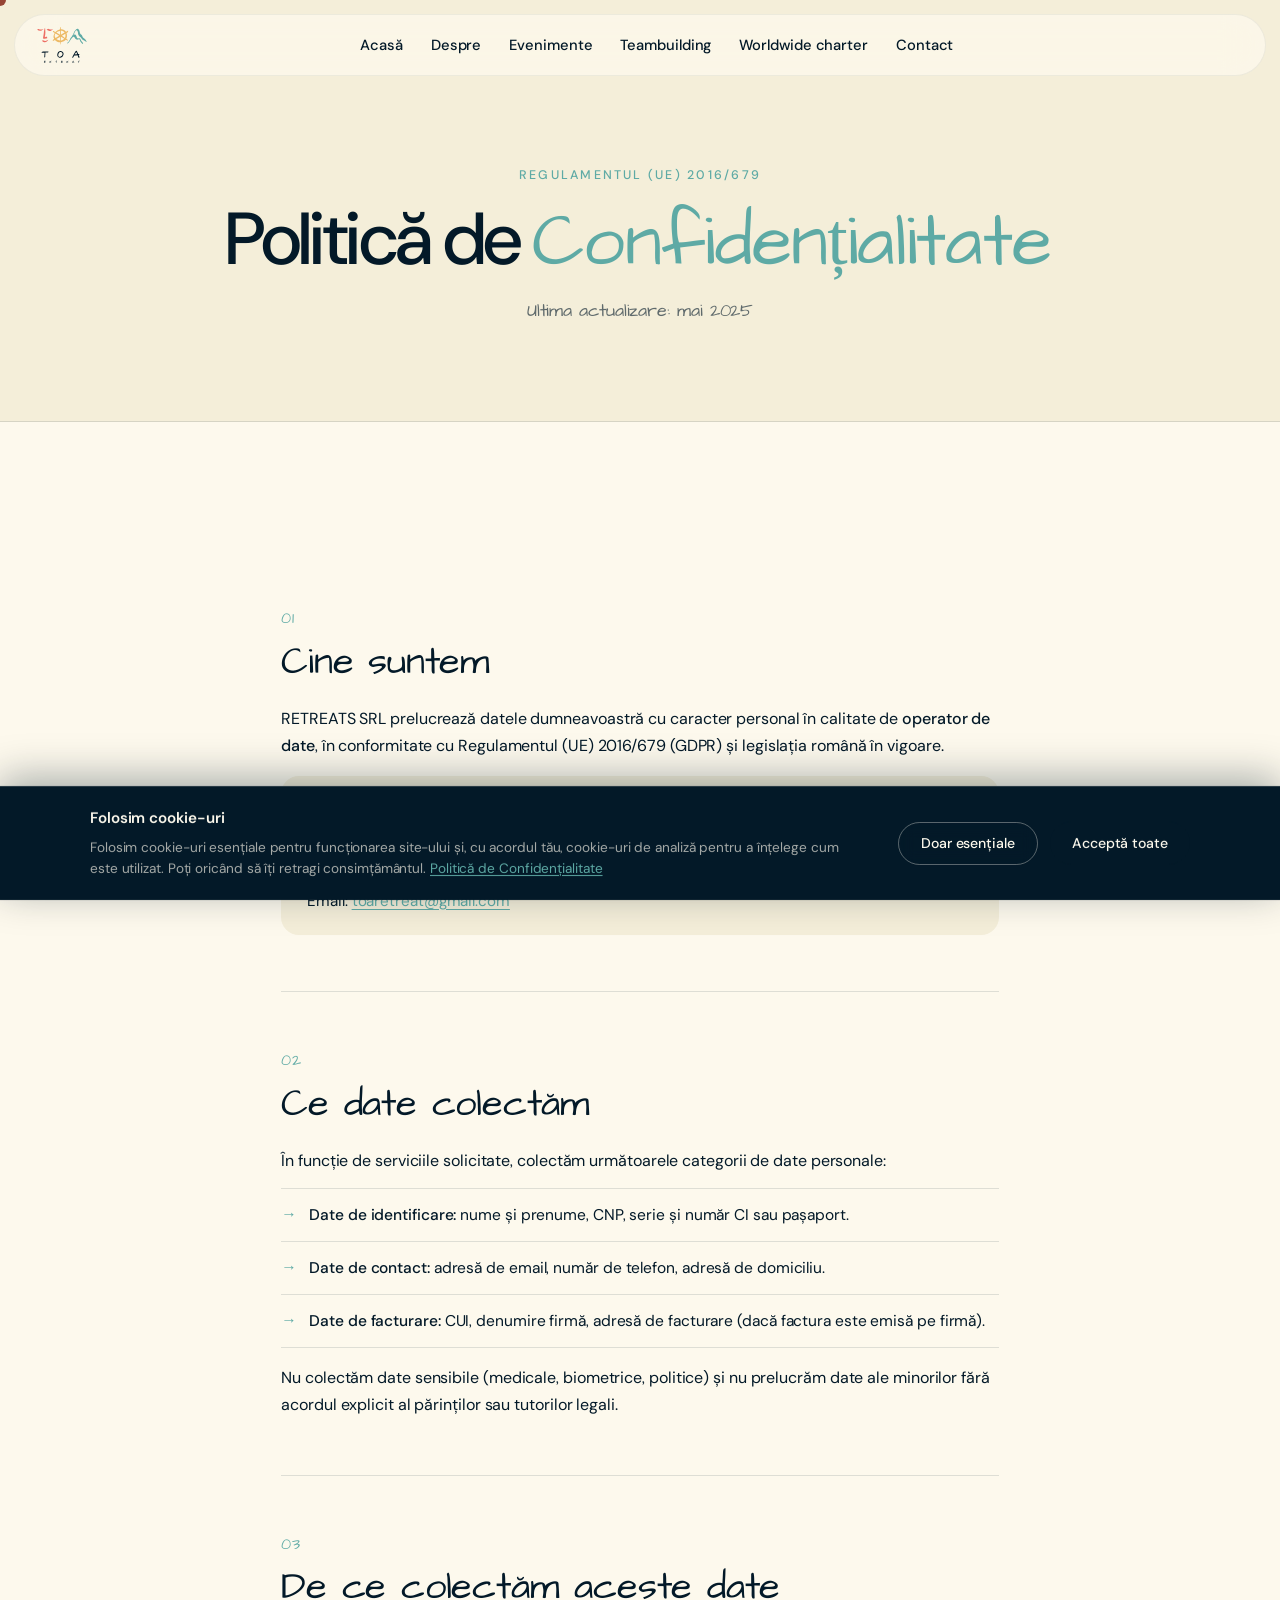
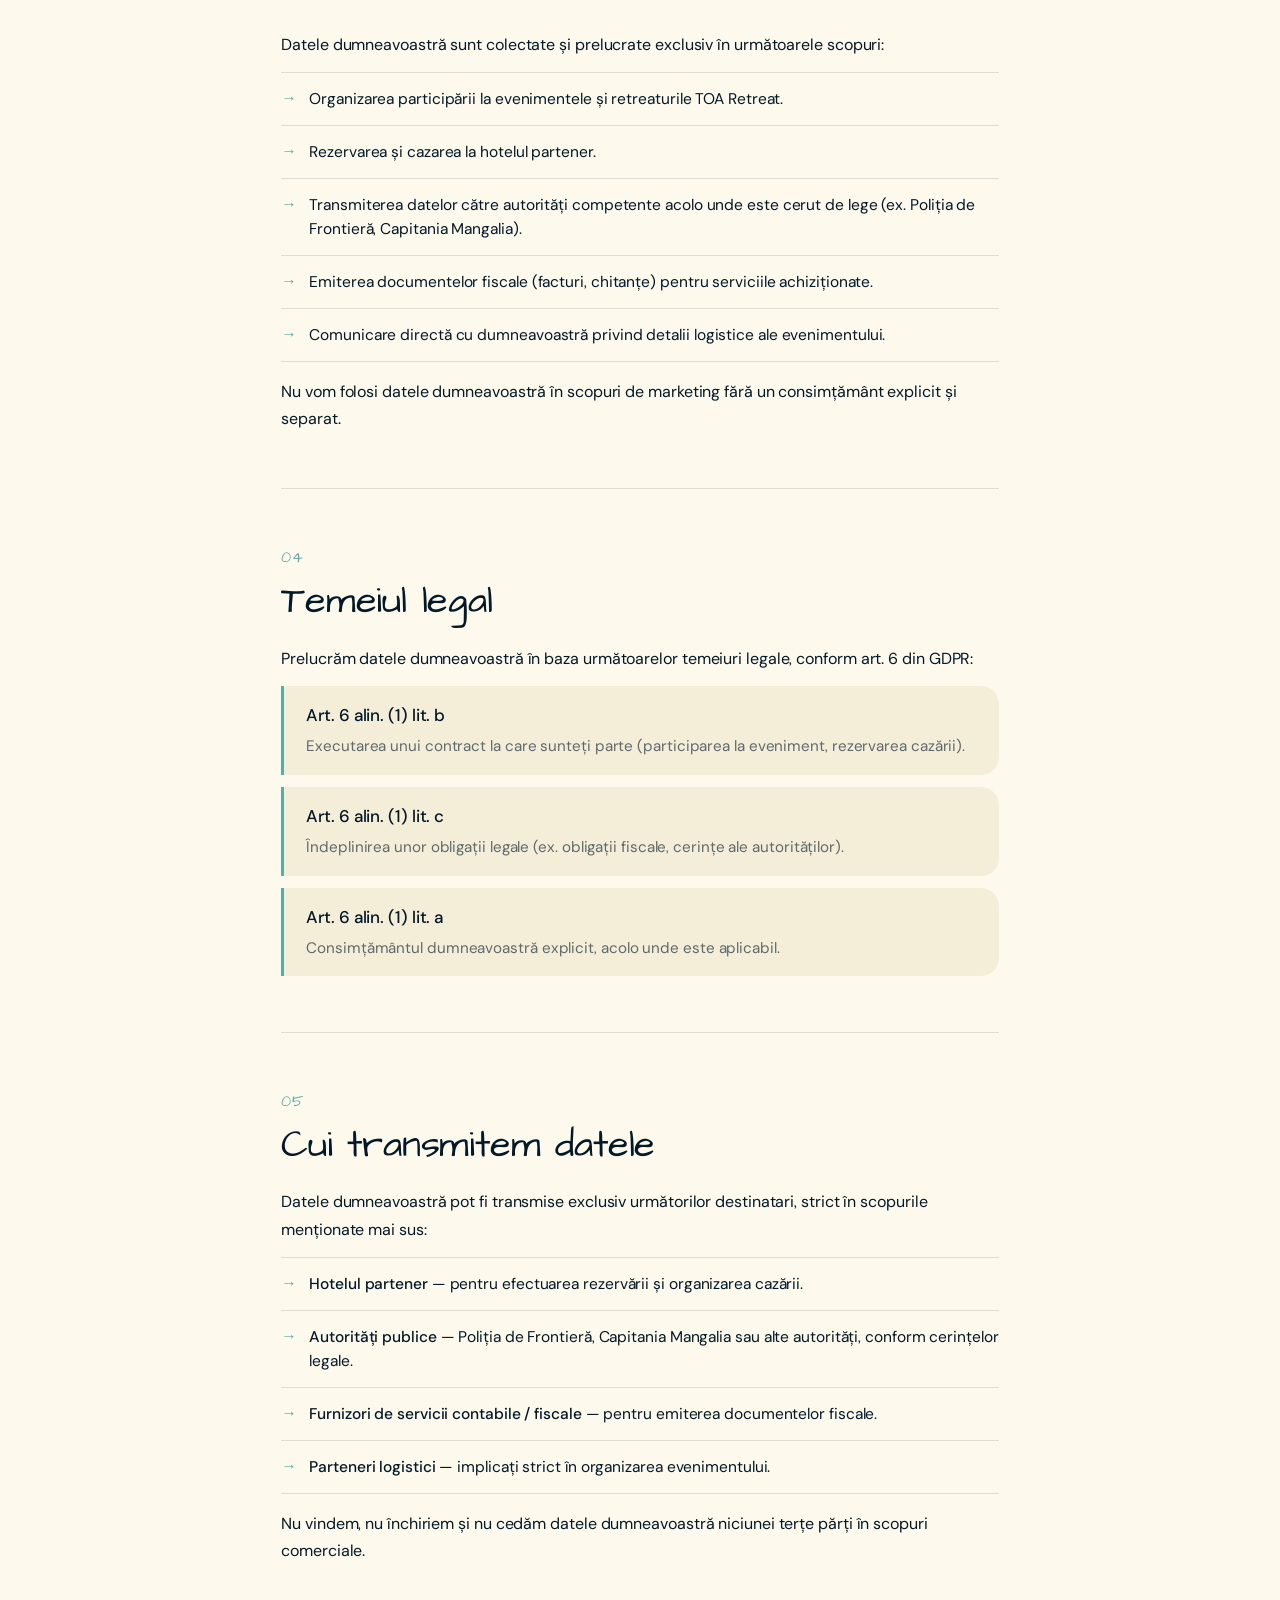
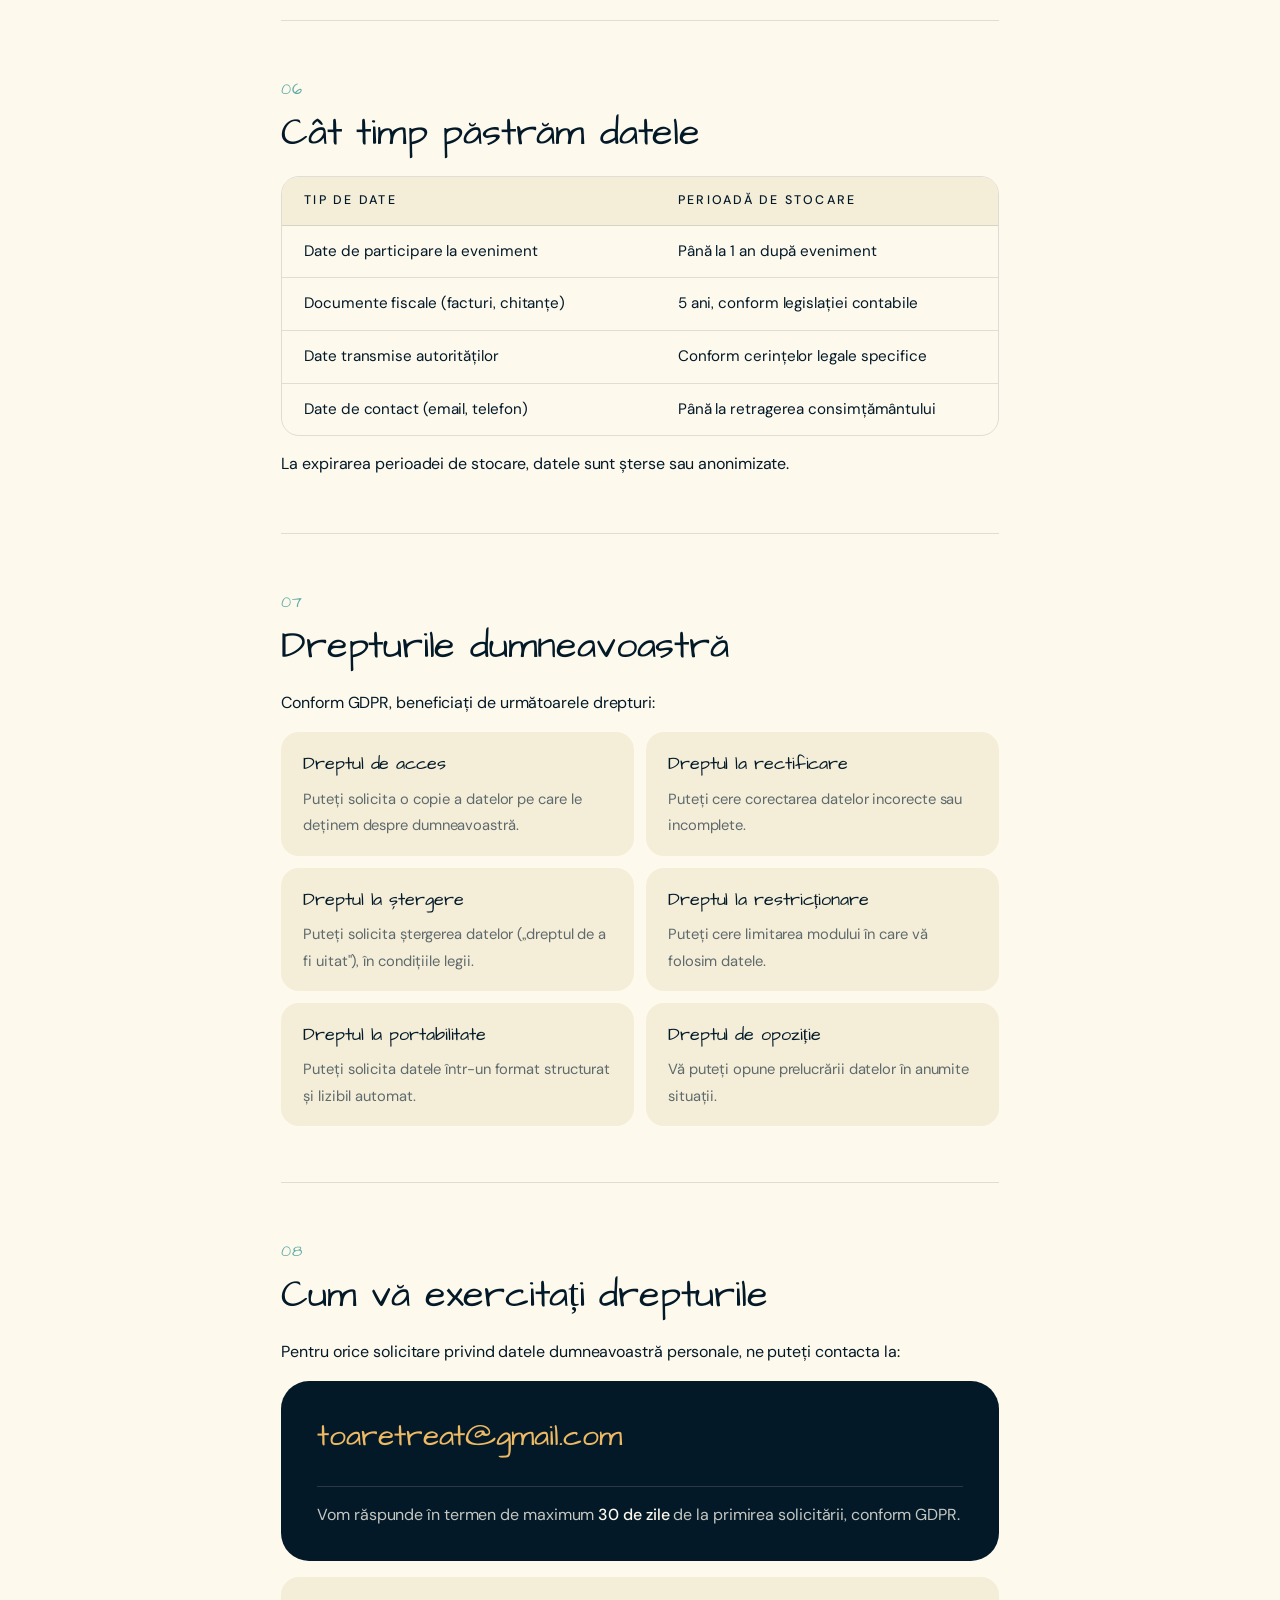
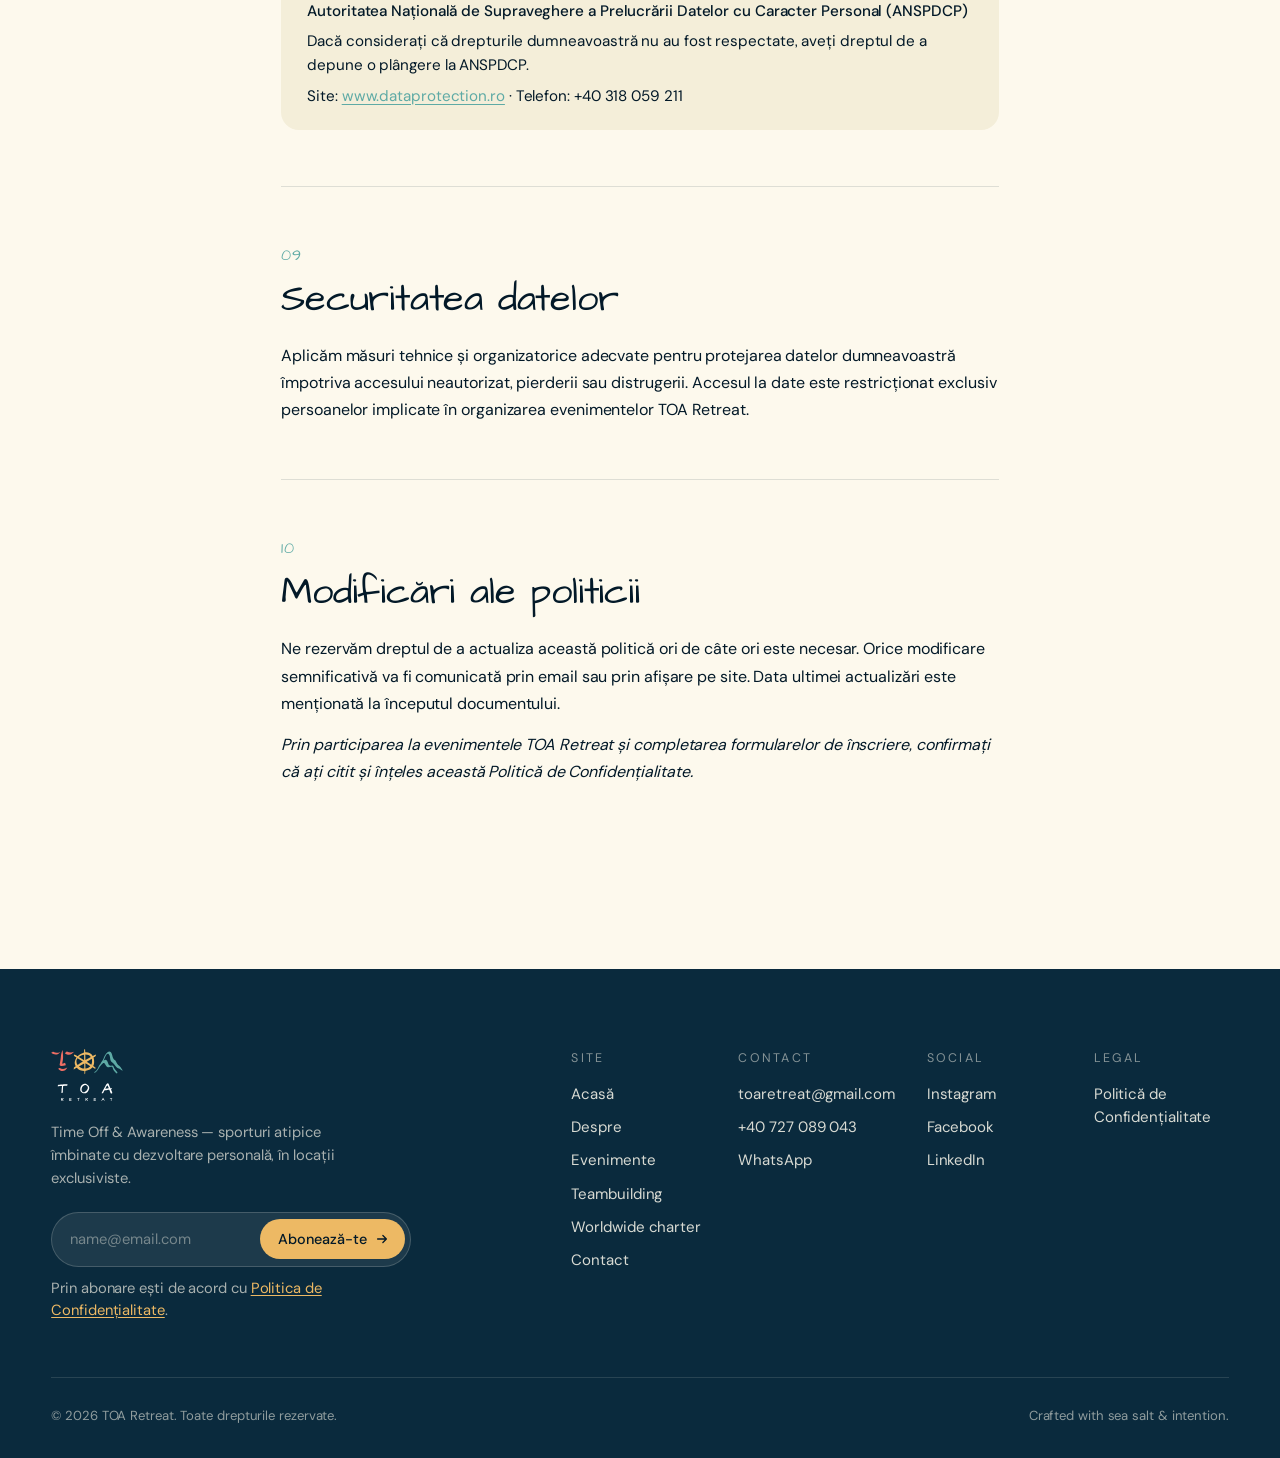
<file: gdpr.html>
<!doctype html>
<html lang="ro">
<head>
  <meta charset="utf-8" />
  <meta name="viewport" content="width=device-width, initial-scale=1, viewport-fit=cover" />
  <meta name="theme-color" content="#031928" />
  <title>Politică de Confidențialitate — TOA Retreat</title>
  <meta name="description" content="Politică de confidențialitate TOA Retreat — cum prelucrăm datele dumneavoastră personale, conform GDPR (Regulamentul UE 2016/679)." />
  <link rel="canonical" href="https://www.toaretreat.ro/gdpr.html" />
  <meta name="robots" content="noindex, follow" />
  <link rel="icon" href="assets/logo/TOA_Logomark_Color_Pozitiv.svg" type="image/svg+xml" />
  <link rel="stylesheet" href="styles.css" />
</head>
<body data-page="legal">

  <div class="cursor" aria-hidden="true"></div>

  <div id="nav-mount"></div>

  <!-- Page hero -->
  <section class="legal-hero">
    <div class="legal-hero__inner">
      <span class="eyebrow">Regulamentul (UE) 2016/679</span>
      <h1 class="display">Politică de <em>Confidențialitate</em></h1>
      <p class="legal-hero__sub">Ultima actualizare: mai 2025</p>
    </div>
  </section>

  <!-- Content -->
  <section class="legal">
    <div class="legal__inner">

      <article class="legal__section">
        <span class="legal__num">01</span>
        <h2>Cine suntem</h2>
        <p>RETREATS SRL prelucrează datele dumneavoastră cu caracter personal în calitate de <strong>operator de date</strong>, în conformitate cu Regulamentul (UE) 2016/679 (GDPR) și legislația română în vigoare.</p>
        <div class="legal__card">
          <p><strong>RETREATS SRL</strong></p>
          <p>Sediu:  Bucureşti, Sectorul 3, Aleea BEREVOIEŞTI, Nr. 3, Bl. 53, Scara 2, Etaj 1, Ap. 24</p>
          <p>CUI: 52331279</p>
          <p>Email: <a href="mailto:toaretreat@gmail.com">toaretreat@gmail.com</a></p>
        </div>
      </article>

      <article class="legal__section">
        <span class="legal__num">02</span>
        <h2>Ce date colectăm</h2>
        <p>În funcție de serviciile solicitate, colectăm următoarele categorii de date personale:</p>
        <ul class="legal__list">
          <li><strong>Date de identificare:</strong> nume și prenume, CNP, serie și număr CI sau pașaport.</li>
          <li><strong>Date de contact:</strong> adresă de email, număr de telefon, adresă de domiciliu.</li>
          <li><strong>Date de facturare:</strong> CUI, denumire firmă, adresă de facturare (dacă factura este emisă pe firmă).</li>
        </ul>
        <p class="legal__note">Nu colectăm date sensibile (medicale, biometrice, politice) și nu prelucrăm date ale minorilor fără acordul explicit al părinților sau tutorilor legali.</p>
      </article>

      <article class="legal__section">
        <span class="legal__num">03</span>
        <h2>De ce colectăm aceste date</h2>
        <p>Datele dumneavoastră sunt colectate și prelucrate exclusiv în următoarele scopuri:</p>
        <ul class="legal__list">
          <li>Organizarea participării la evenimentele și retreaturile TOA Retreat.</li>
          <li>Rezervarea și cazarea la hotelul partener.</li>
          <li>Transmiterea datelor către autorități competente acolo unde este cerut de lege (ex. Poliția de Frontieră, Capitania Mangalia).</li>
          <li>Emiterea documentelor fiscale (facturi, chitanțe) pentru serviciile achiziționate.</li>
          <li>Comunicare directă cu dumneavoastră privind detalii logistice ale evenimentului.</li>
        </ul>
        <p class="legal__note">Nu vom folosi datele dumneavoastră în scopuri de marketing fără un consimțământ explicit și separat.</p>
      </article>

      <article class="legal__section">
        <span class="legal__num">04</span>
        <h2>Temeiul legal</h2>
        <p>Prelucrăm datele dumneavoastră în baza următoarelor temeiuri legale, conform art. 6 din GDPR:</p>
        <div class="legal__pill">
          <strong>Art. 6 alin. (1) lit. b</strong>
          <span>Executarea unui contract la care sunteți parte (participarea la eveniment, rezervarea cazării).</span>
        </div>
        <div class="legal__pill">
          <strong>Art. 6 alin. (1) lit. c</strong>
          <span>Îndeplinirea unor obligații legale (ex. obligații fiscale, cerințe ale autorităților).</span>
        </div>
        <div class="legal__pill">
          <strong>Art. 6 alin. (1) lit. a</strong>
          <span>Consimțământul dumneavoastră explicit, acolo unde este aplicabil.</span>
        </div>
      </article>

      <article class="legal__section">
        <span class="legal__num">05</span>
        <h2>Cui transmitem datele</h2>
        <p>Datele dumneavoastră pot fi transmise exclusiv următorilor destinatari, strict în scopurile menționate mai sus:</p>
        <ul class="legal__list">
          <li><strong>Hotelul partener</strong> — pentru efectuarea rezervării și organizarea cazării.</li>
          <li><strong>Autorități publice</strong> — Poliția de Frontieră, Capitania Mangalia sau alte autorități, conform cerințelor legale.</li>
          <li><strong>Furnizori de servicii contabile / fiscale</strong> — pentru emiterea documentelor fiscale.</li>
          <li><strong>Parteneri logistici</strong> — implicați strict în organizarea evenimentului.</li>
        </ul>
        <p class="legal__note">Nu vindem, nu închiriem și nu cedăm datele dumneavoastră niciunei terțe părți în scopuri comerciale.</p>
      </article>

      <article class="legal__section">
        <span class="legal__num">06</span>
        <h2>Cât timp păstrăm datele</h2>
        <div class="legal__table">
          <div class="legal__tr legal__tr--head">
            <span>Tip de date</span>
            <span>Perioadă de stocare</span>
          </div>
          <div class="legal__tr">
            <span>Date de participare la eveniment</span>
            <span>Până la 1 an după eveniment</span>
          </div>
          <div class="legal__tr">
            <span>Documente fiscale (facturi, chitanțe)</span>
            <span>5 ani, conform legislației contabile</span>
          </div>
          <div class="legal__tr">
            <span>Date transmise autorităților</span>
            <span>Conform cerințelor legale specifice</span>
          </div>
          <div class="legal__tr">
            <span>Date de contact (email, telefon)</span>
            <span>Până la retragerea consimțământului</span>
          </div>
        </div>
        <p class="legal__note">La expirarea perioadei de stocare, datele sunt șterse sau anonimizate.</p>
      </article>

      <article class="legal__section">
        <span class="legal__num">07</span>
        <h2>Drepturile dumneavoastră</h2>
        <p>Conform GDPR, beneficiați de următoarele drepturi:</p>
        <div class="legal__rights">
          <div class="legal__right">
            <strong>Dreptul de acces</strong>
            <span>Puteți solicita o copie a datelor pe care le deținem despre dumneavoastră.</span>
          </div>
          <div class="legal__right">
            <strong>Dreptul la rectificare</strong>
            <span>Puteți cere corectarea datelor incorecte sau incomplete.</span>
          </div>
          <div class="legal__right">
            <strong>Dreptul la ștergere</strong>
            <span>Puteți solicita ștergerea datelor („dreptul de a fi uitat"), în condițiile legii.</span>
          </div>
          <div class="legal__right">
            <strong>Dreptul la restricționare</strong>
            <span>Puteți cere limitarea modului în care vă folosim datele.</span>
          </div>
          <div class="legal__right">
            <strong>Dreptul la portabilitate</strong>
            <span>Puteți solicita datele într-un format structurat și lizibil automat.</span>
          </div>
          <div class="legal__right">
            <strong>Dreptul de opoziție</strong>
            <span>Vă puteți opune prelucrării datelor în anumite situații.</span>
          </div>
        </div>
      </article>

      <article class="legal__section">
        <span class="legal__num">08</span>
        <h2>Cum vă exercitați drepturile</h2>
        <p>Pentru orice solicitare privind datele dumneavoastră personale, ne puteți contacta la:</p>
        <div class="legal__callout">
          <a href="mailto:toaretreat@gmail.com" class="legal__email">toaretreat@gmail.com</a>
          <p class="legal__callout-note">Vom răspunde în termen de maximum <strong>30 de zile</strong> de la primirea solicitării, conform GDPR.</p>
        </div>
        <div class="legal__card">
          <p><strong>Autoritatea Națională de Supraveghere a Prelucrării Datelor cu Caracter Personal (ANSPDCP)</strong></p>
          <p>Dacă considerați că drepturile dumneavoastră nu au fost respectate, aveți dreptul de a depune o plângere la ANSPDCP.</p>
          <p>Site: <a href="https://www.dataprotection.ro" target="_blank" rel="noopener">www.dataprotection.ro</a> · Telefon: +40 318 059 211</p>
        </div>
      </article>

      <article class="legal__section">
        <span class="legal__num">09</span>
        <h2>Securitatea datelor</h2>
        <p>Aplicăm măsuri tehnice și organizatorice adecvate pentru protejarea datelor dumneavoastră împotriva accesului neautorizat, pierderii sau distrugerii. Accesul la date este restricționat exclusiv persoanelor implicate în organizarea evenimentelor TOA Retreat.</p>
      </article>

      <article class="legal__section">
        <span class="legal__num">10</span>
        <h2>Modificări ale politicii</h2>
        <p>Ne rezervăm dreptul de a actualiza această politică ori de câte ori este necesar. Orice modificare semnificativă va fi comunicată prin email sau prin afișare pe site. Data ultimei actualizări este menționată la începutul documentului.</p>
        <p class="legal__note legal__note--italic">Prin participarea la evenimentele TOA Retreat și completarea formularelor de înscriere, confirmați că ați citit și înțeles această Politică de Confidențialitate.</p>
      </article>

    </div>
  </section>

  <div id="footer-mount"></div>

  <script src="script.js?v=2026-05-26" defer></script>
</body>
</html>
</file>
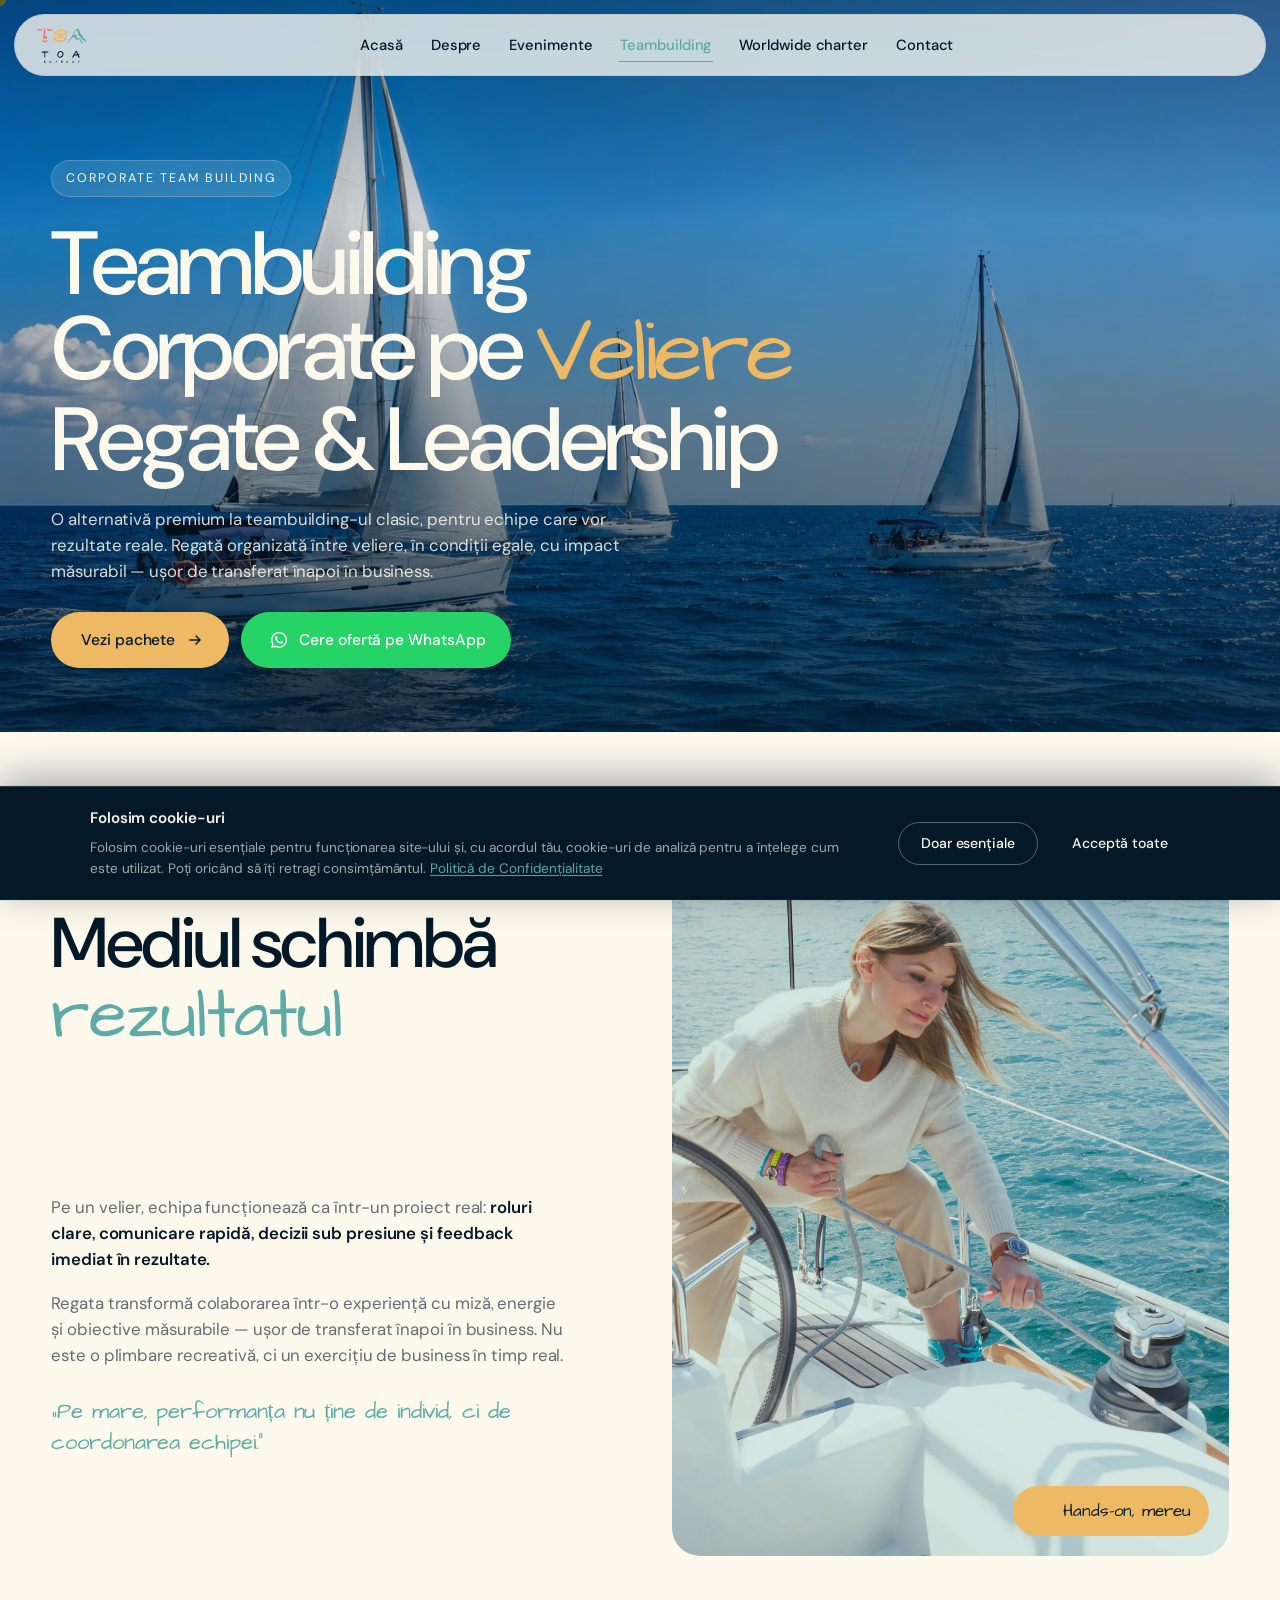
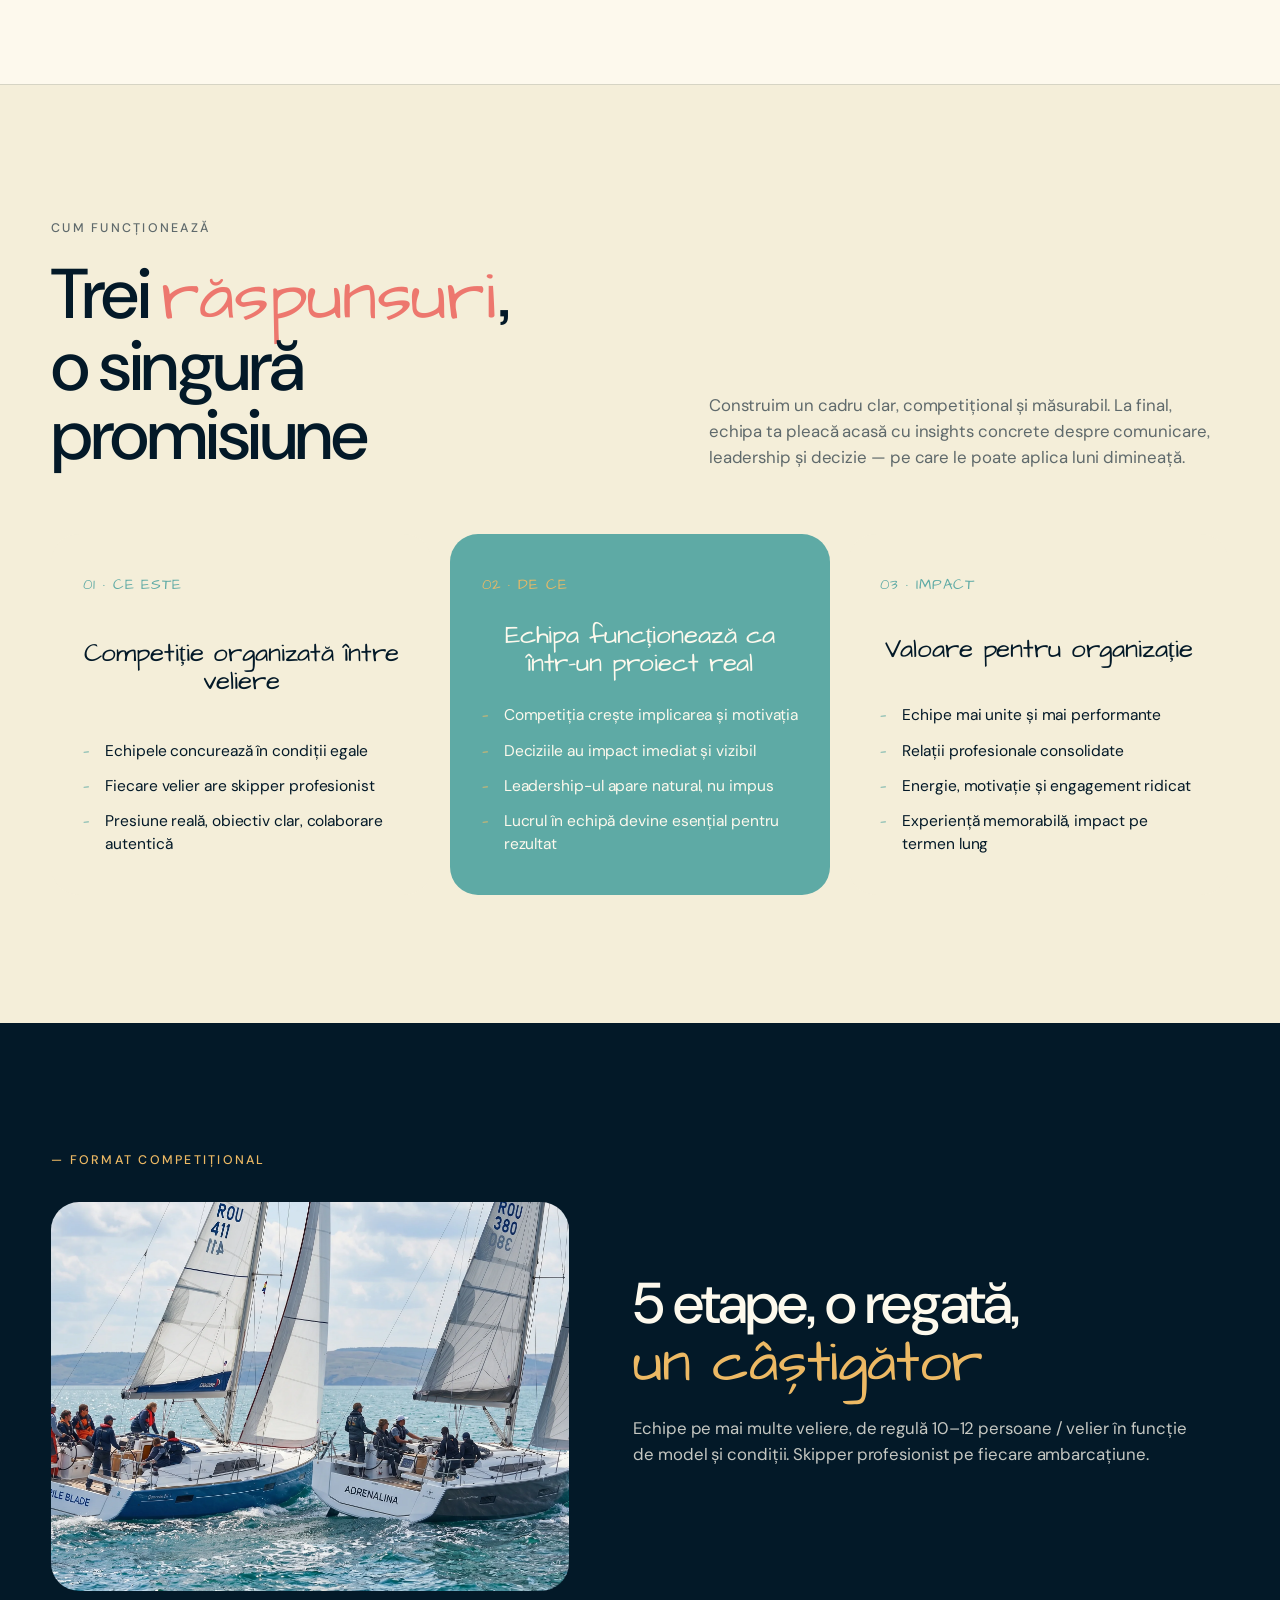
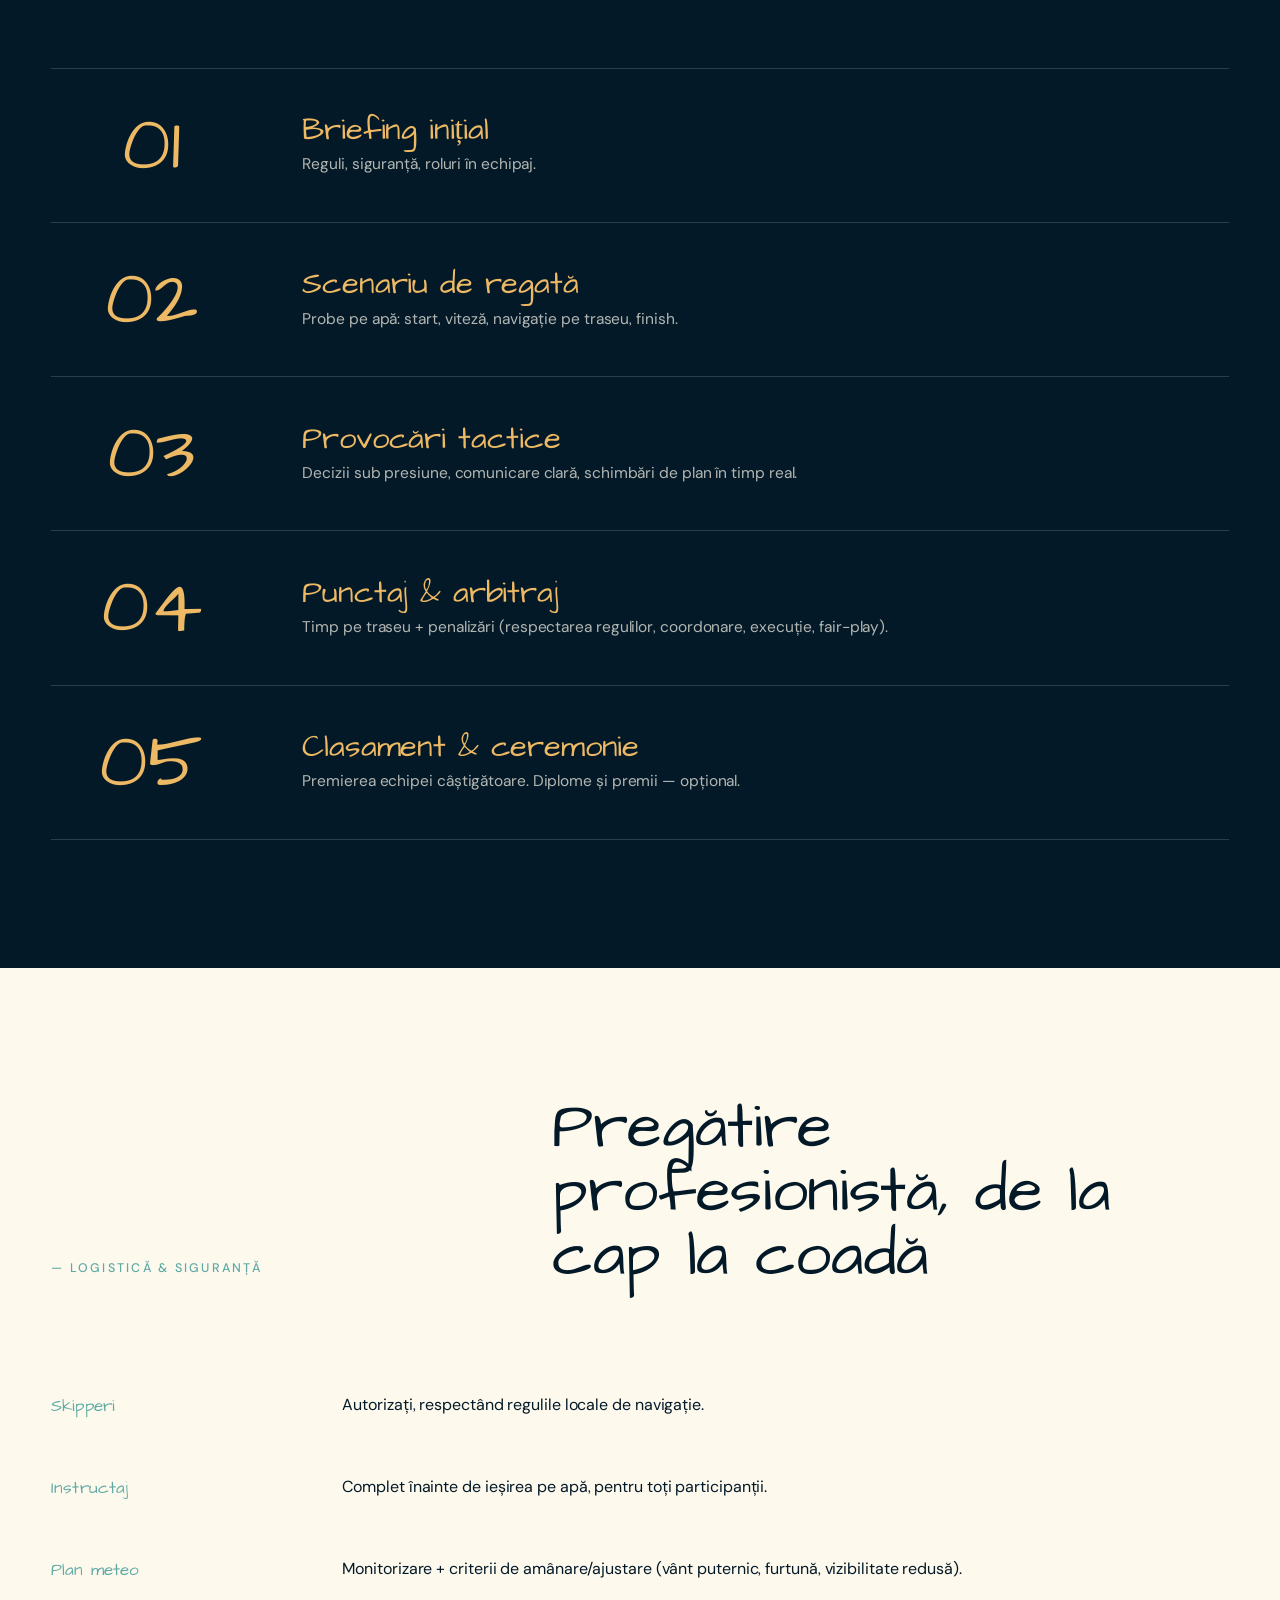
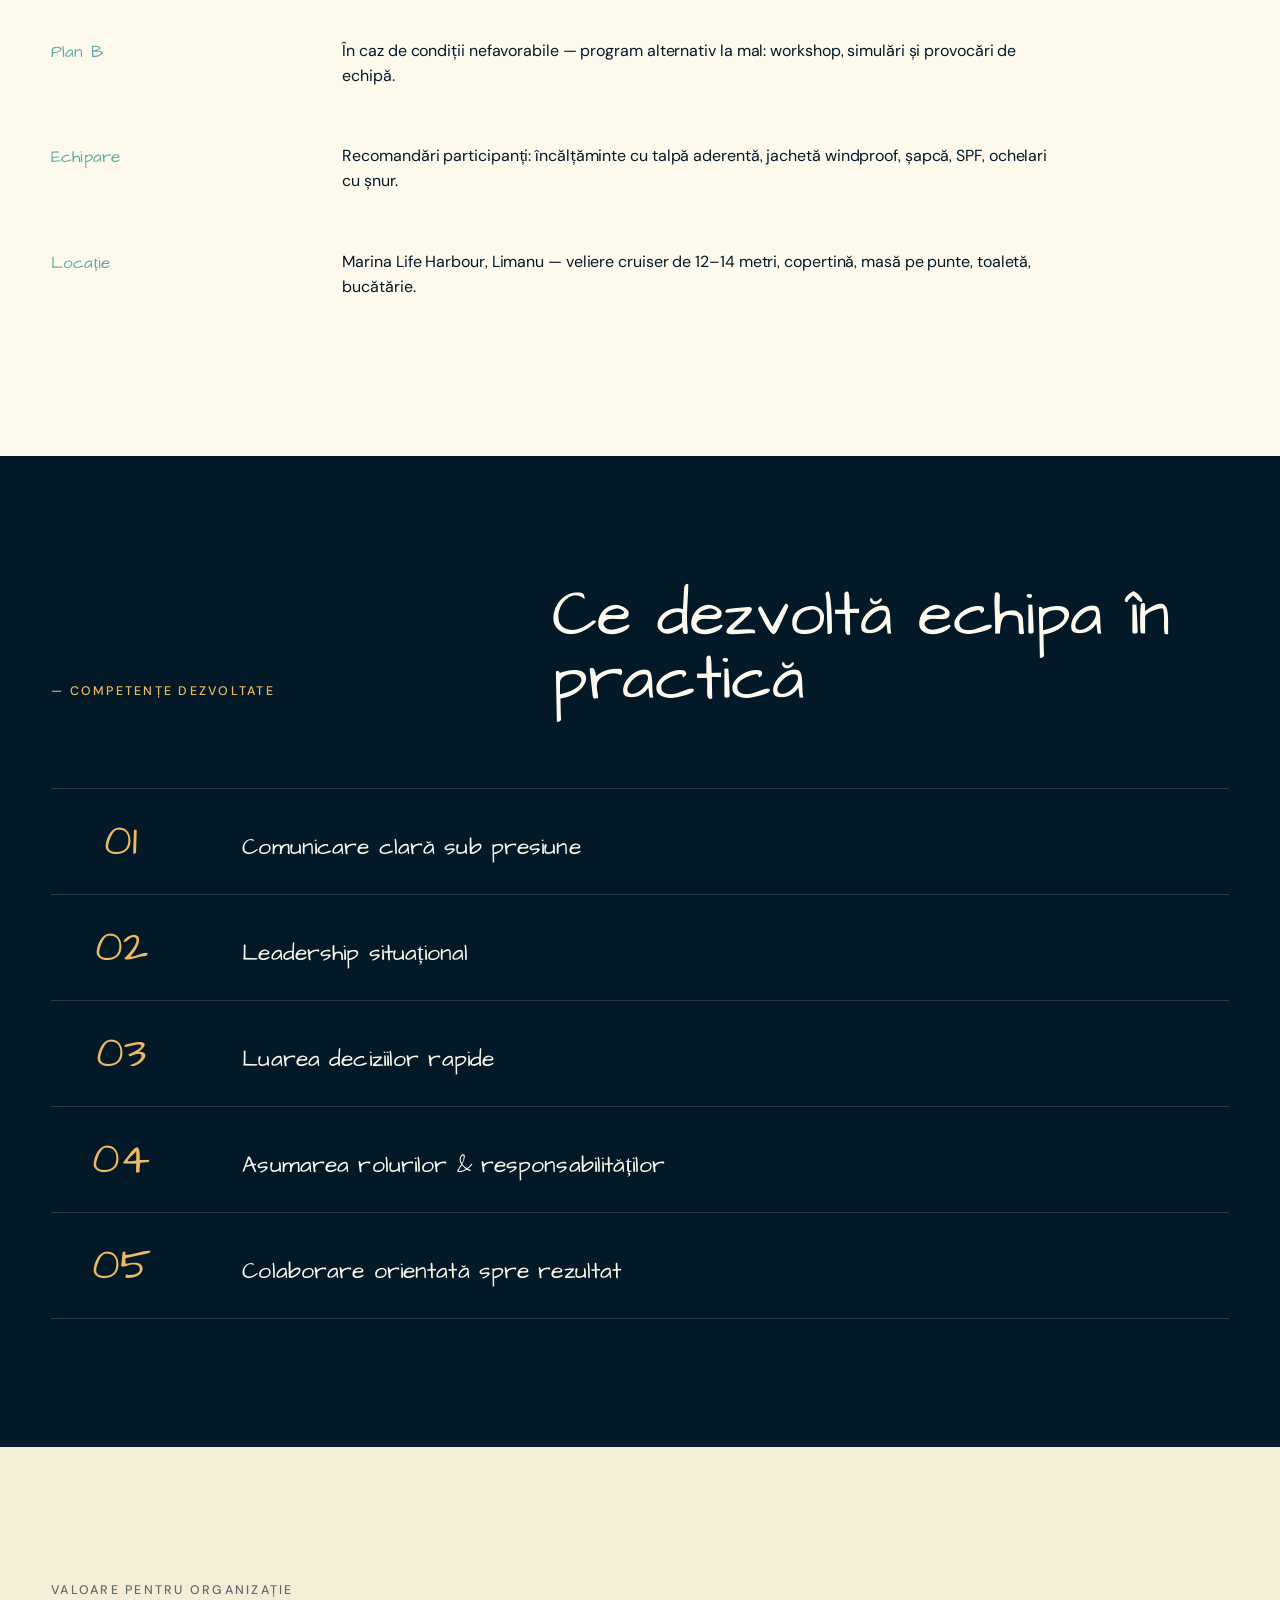
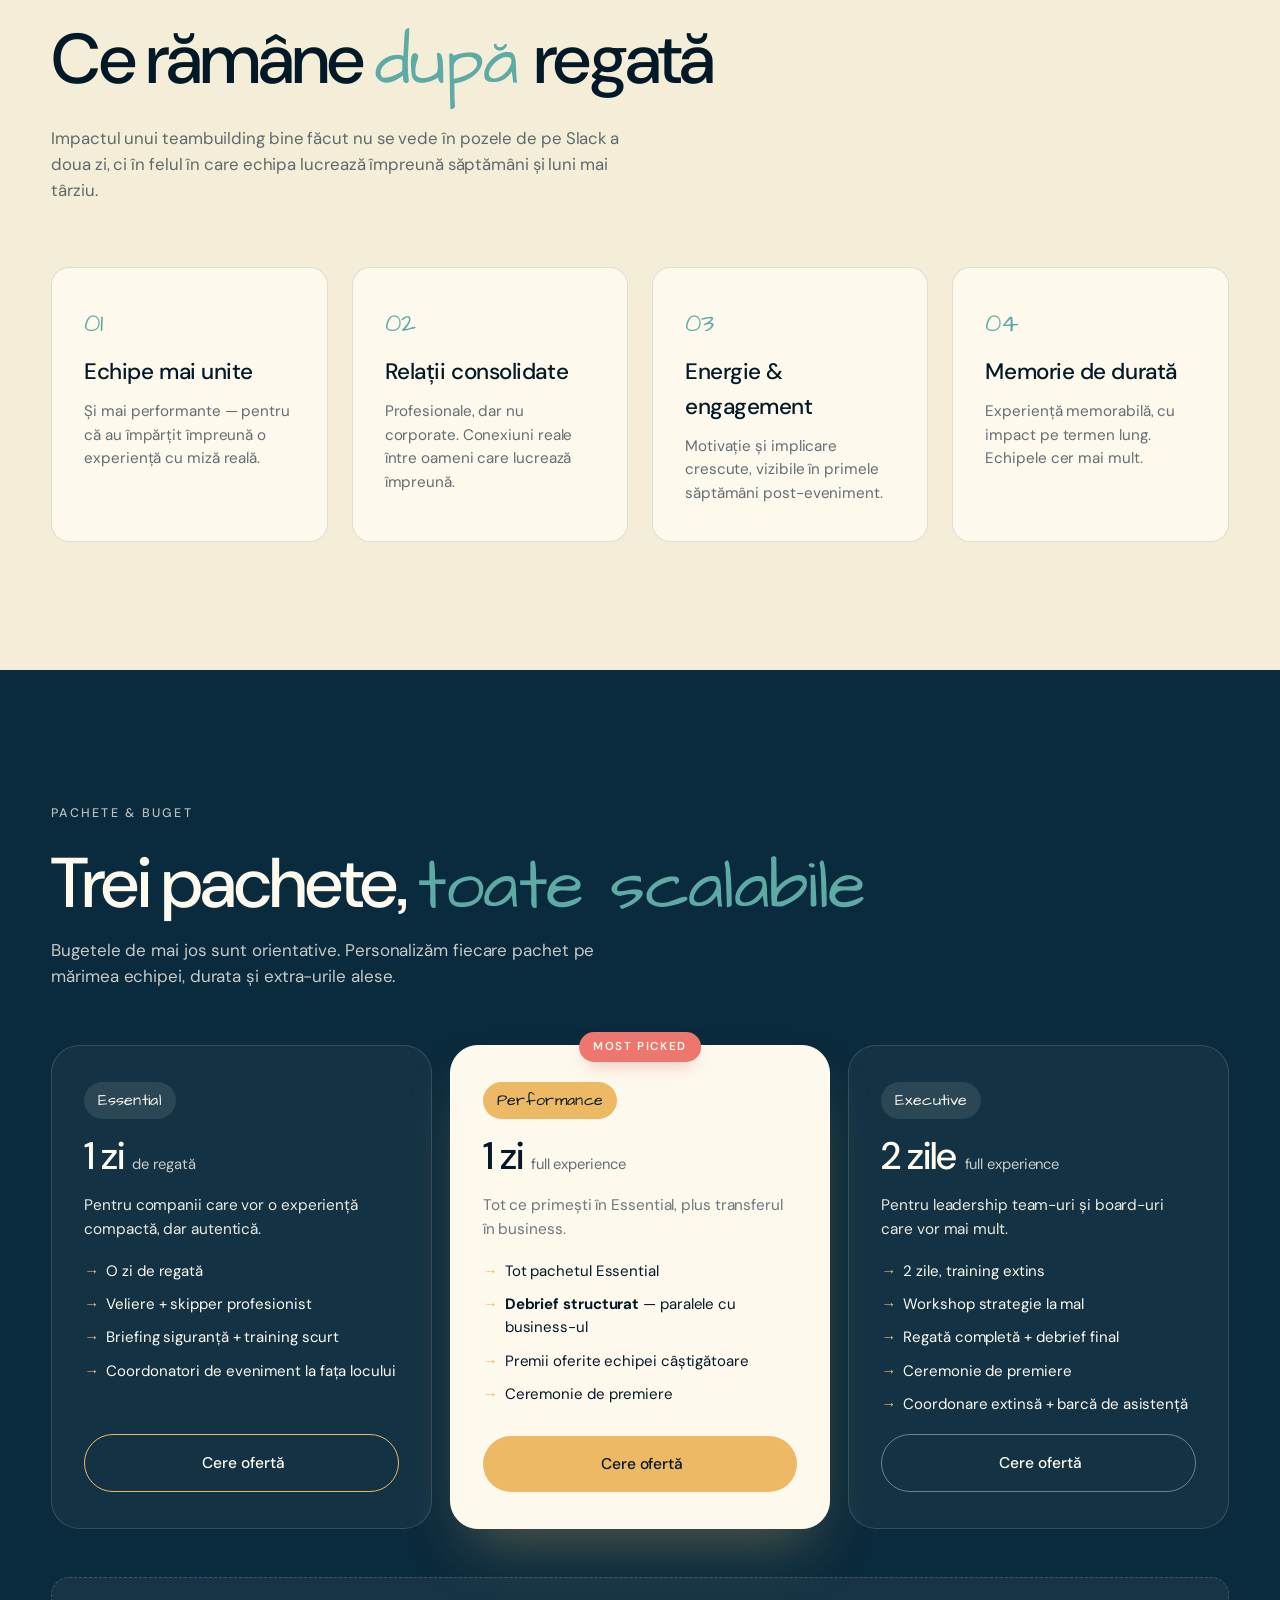
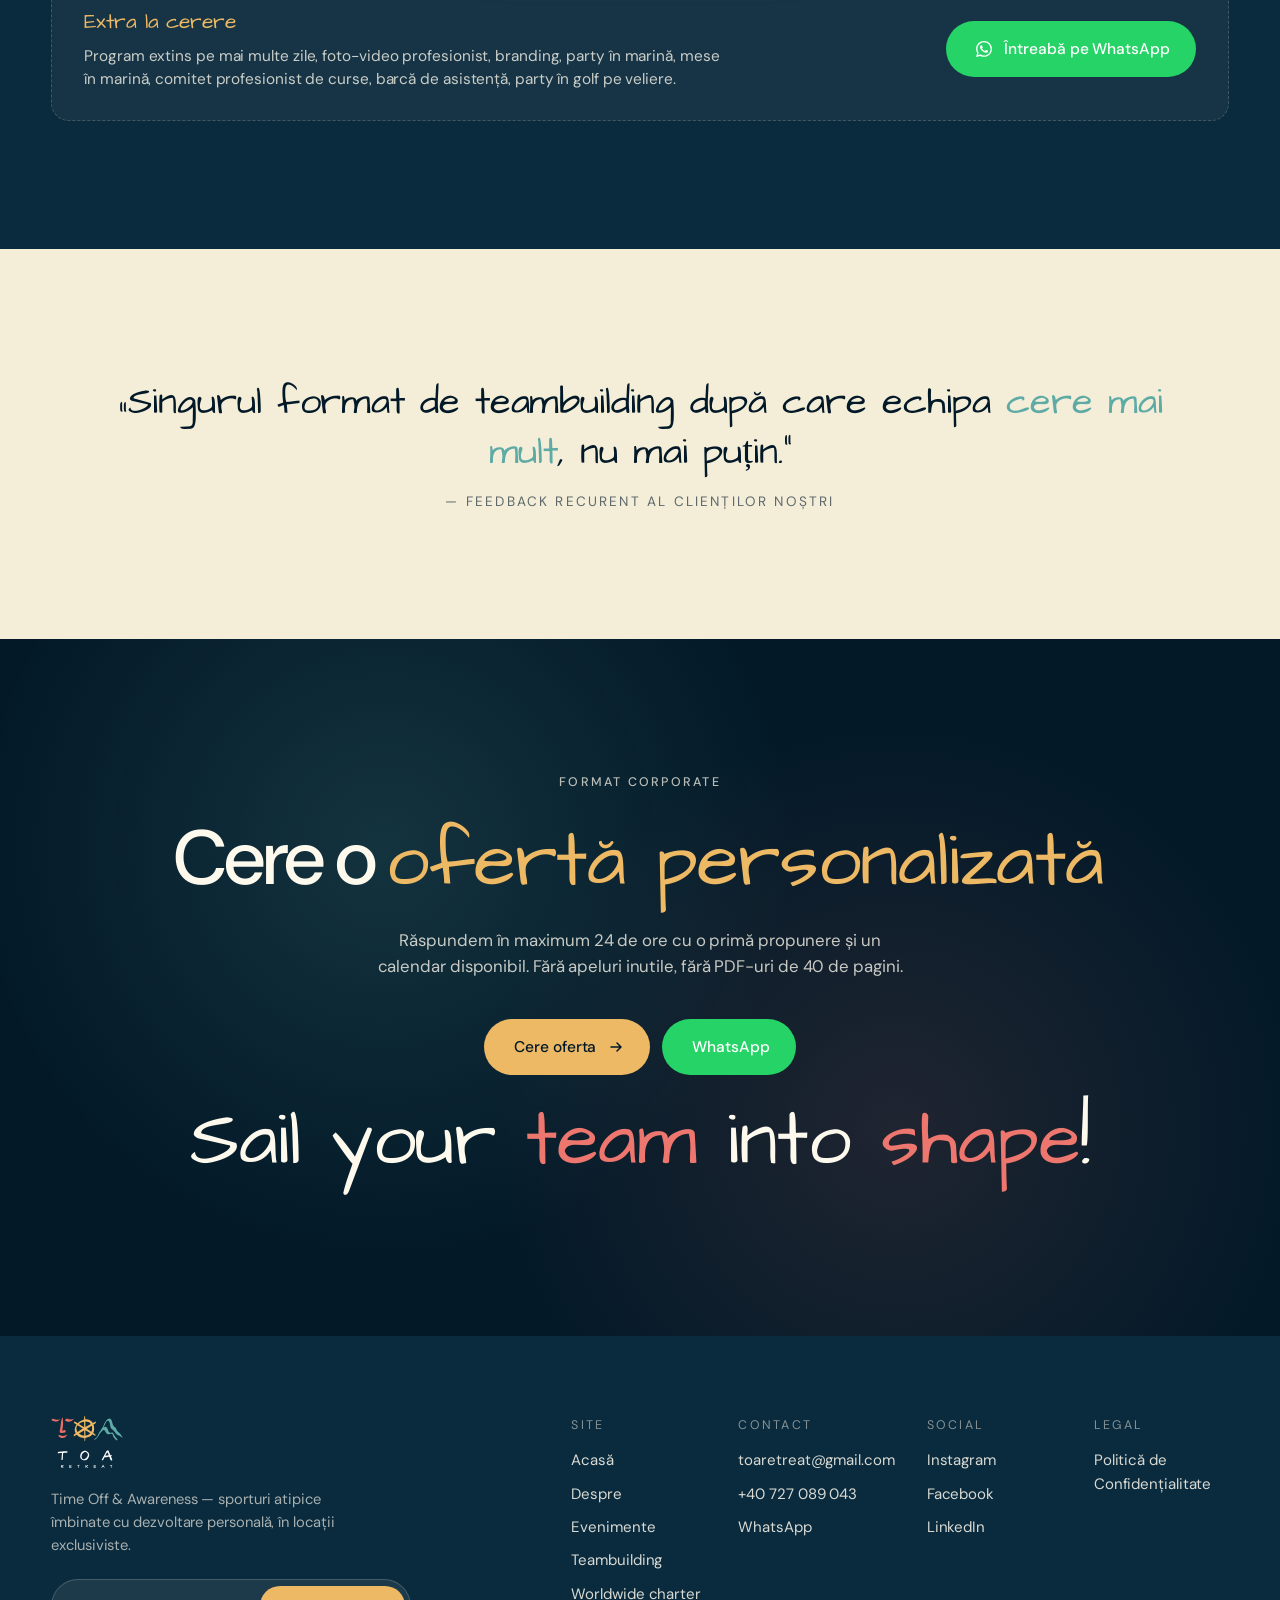
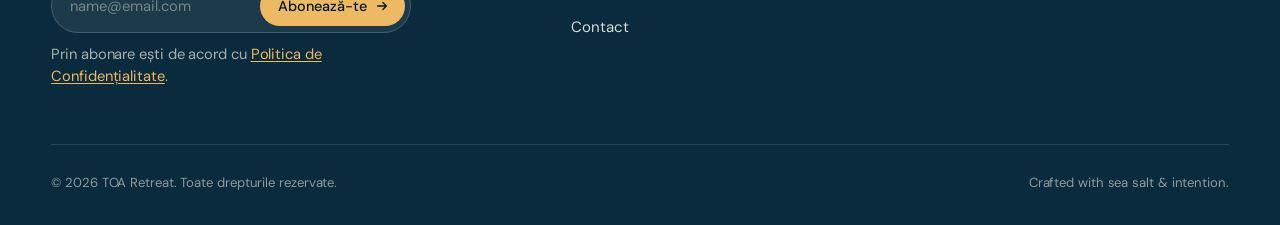
<file: teambuilding.html>
<!doctype html>
<html lang="ro">
<head>
  <meta charset="utf-8" />
  <meta name="viewport" content="width=device-width, initial-scale=1, viewport-fit=cover" />
  <meta name="theme-color" content="#031928" />
  <title>Teambuilding Corporate pe Veliere &amp; Regate | TOA Retreat România</title>
  <meta name="description" content="Teambuilding premium pe veliere la Limanu Harbour. Regate corporate, skipperi profesioniști, debrief structurat. Alternativă memorabilă la teambuilding-ul clasic." />
  <link rel="canonical" href="https://www.toaretreat.ro/teambuilding.html" />
  <meta property="og:type" content="website" />
  <meta property="og:locale" content="ro_RO" />
  <meta property="og:site_name" content="TOA Retreat" />
  <meta property="og:title" content="Teambuilding Corporate pe Veliere &amp; Regate | TOA Retreat România" />
  <meta property="og:description" content="Teambuilding premium pe veliere la Limanu Harbour. Regate corporate, skipperi profesioniști, debrief structurat. Alternativă memorabilă la teambuilding-ul clasic." />
  <meta property="og:url" content="https://www.toaretreat.ro/teambuilding.html" />
  <meta property="og:image" content="https://www.toaretreat.ro/images/teambuilding-cover.jpg" />
  <meta property="og:image:width" content="1200" />
  <meta property="og:image:height" content="630" />
  <meta name="twitter:card" content="summary_large_image" />
  <meta name="twitter:title" content="Teambuilding Corporate pe Veliere &amp; Regate | TOA Retreat România" />
  <meta name="twitter:description" content="Teambuilding premium pe veliere la Limanu Harbour. Regate corporate, skipperi profesioniști, debrief structurat. Alternativă memorabilă la teambuilding-ul clasic." />
  <meta name="twitter:image" content="https://www.toaretreat.ro/images/teambuilding-cover.jpg" />
  <link rel="icon" href="assets/logo/TOA_Logomark_Color_Pozitiv.svg" type="image/svg+xml" />
  <link rel="stylesheet" href="styles.css" />
  <script type="application/ld+json">
  {
    "@context": "https://schema.org",
    "@type": "FAQPage",
    "mainEntity": [
      {
        "@type": "Question",
        "name": "Câte persoane sunt necesare pentru un teambuilding corporate pe veliere?",
        "acceptedAnswer": {
          "@type": "Answer",
          "text": "Programele noastre sunt concepute pentru echipe de la 10 persoane în sus. Fiecare velier găzduiește 10–12 persoane. Pentru echipe mai mari organizăm flotile cu mai multe ambarcațiuni."
        }
      },
      {
        "@type": "Question",
        "name": "Care este prețul unui teambuilding pe veliere cu TOA Retreat?",
        "acceptedAnswer": {
          "@type": "Answer",
          "text": "Prețurile pornesc de la 800€ pe velier pentru pachetul de o zi. Prețul final depinde de numărul de ambarcațiuni, durata programului și serviciile incluse. Oferim ofertă personalizată în 48 de ore."
        }
      },
      {
        "@type": "Question",
        "name": "Este necesară experiența în sailing pentru teambuilding-ul corporate?",
        "acceptedAnswer": {
          "@type": "Answer",
          "text": "Nu. Skipperii profesioniști preiau controlul navei. Participanții sunt implicați activ în manevre simple, sub supraveghere, fără a fi necesară nicio experiență anterioară."
        }
      },
      {
        "@type": "Question",
        "name": "Ce include un pachet de teambuilding pe veliere?",
        "acceptedAnswer": {
          "@type": "Answer",
          "text": "Pachetele includ velierul cu skipper profesionist, regata competitivă între echipe, briefing și debrief structurat de leadership, și opțional workshopuri tematice. Locul de desfășurare este Marina Limanu Harbour, județul Constanța."
        }
      },
      {
        "@type": "Question",
        "name": "Unde se desfășoară teambuilding-ul pe veliere?",
        "acceptedAnswer": {
          "@type": "Answer",
          "text": "Programele de teambuilding se desfășoară la Limanu Harbour, județul Constanța, pe litoralul românesc al Mării Negre. Locația este accesibilă la aproximativ 3 ore de București."
        }
      }
    ]
  }
  </script>
</head>
<body data-page="tb">

  <div class="cursor" aria-hidden="true"></div>

  <div id="nav-mount"></div>

  <!-- Page hero -->
  <section class="page-hero">
    <div class="page-hero__media">
      <img src="images/webp/teambuilding-cover.webp" alt="Regată cu mai multe veliere pe mare" style="object-position: center 65%;" />
      <div class="page-hero__overlay"></div>
    </div>
    <div class="page-hero__inner">
      <span class="page-hero__badge">Corporate Team Building</span>
      <h1 class="page-hero__title">Teambuilding Corporate pe <em>Veliere</em> Regate & Leadership</h1>
      <p class="page-hero__lede">
        O alternativă premium la teambuilding-ul clasic, pentru echipe care vor rezultate reale. Regată organizată între veliere, în condiții egale, cu impact măsurabil — ușor de transferat înapoi în business.
      </p>
      <div style="margin-top: 28px; display: flex; gap: 12px; flex-wrap: wrap;">
        <a href="#pachete" class="btn btn--yellow">
          <span>Vezi pachete</span>
          <svg viewBox="0 0 16 16"><path d="M3 8h10M9 4l4 4-4 4" stroke="currentColor" stroke-width="1.5" fill="none" stroke-linecap="round" stroke-linejoin="round"/></svg>
        </a>
        <a href="https://wa.me/40727089043" target="_blank" rel="noopener" class="btn btn--whatsapp">
          <svg viewBox="0 0 24 24" fill="currentColor"><path d="M17.472 14.382c-.297-.149-1.758-.867-2.03-.967-.273-.099-.471-.148-.67.15-.197.297-.767.966-.94 1.164-.173.199-.347.223-.644.075-.297-.15-1.255-.463-2.39-1.475-.883-.788-1.48-1.761-1.653-2.059-.173-.297-.018-.458.13-.606.134-.133.298-.347.446-.52.149-.174.198-.298.297-.497.099-.198.05-.371-.025-.52-.075-.149-.669-1.612-.916-2.207-.242-.579-.487-.5-.669-.51-.173-.008-.371-.01-.57-.01-.198 0-.52.074-.792.372-.272.297-1.04 1.016-1.04 2.479 0 1.462 1.065 2.875 1.213 3.074.149.198 2.096 3.2 5.077 4.487.709.306 1.262.489 1.694.625.712.227 1.36.195 1.871.118.571-.085 1.758-.719 2.006-1.413.248-.694.248-1.289.173-1.413-.074-.124-.272-.198-.57-.347m-5.421 7.403h-.004a9.87 9.87 0 01-5.031-1.378l-.361-.214-3.741.982.998-3.648-.235-.374a9.86 9.86 0 01-1.51-5.26c.001-5.45 4.436-9.884 9.888-9.884 2.64 0 5.122 1.03 6.988 2.898a9.825 9.825 0 012.893 6.994c-.003 5.45-4.437 9.884-9.885 9.884m8.413-18.297A11.815 11.815 0 0012.05 0C5.495 0 .16 5.335.157 11.892c0 2.096.547 4.142 1.588 5.945L.057 24l6.305-1.654a11.882 11.882 0 005.683 1.448h.005c6.554 0 11.89-5.335 11.893-11.893a11.821 11.821 0 00-3.48-8.413z"/></svg>
          <span>Cere ofertă pe WhatsApp</span>
        </a>
      </div>
    </div>
  </section>

  <!-- Why on water (PDF content) -->
  <section class="about">
    <div class="about__grid">
      <div class="about__head">
        <span class="eyebrow">De ce pe veliere</span>
        <h2 class="display">Mediul schimbă <em>rezultatul</em></h2>
      </div>
      <div class="about__copy">
        <p>
          Pe un velier, echipa funcționează ca într-un proiect real: <strong>roluri clare, comunicare rapidă, decizii sub presiune și feedback imediat în rezultate.</strong>
        </p>
        <p>
          Regata transformă colaborarea într-o experiență cu miză, energie și obiective măsurabile — ușor de transferat înapoi în business. Nu este o plimbare recreativă, ci un exercițiu de business în timp real.
        </p>
        <p style="font-family: var(--display); font-size: 1.4rem; color: var(--turcoaz); line-height: 1.4; margin-top: 28px;">
          „Pe mare, performanța nu ține de individ, ci de coordonarea echipei."
        </p>
      </div>
      <div class="about__visual">
        <img src="images/webp/group.webp" alt="Echipă pe punte" style="object-position: center 30%;"  loading="lazy"/>
        <div class="about__sticker">
          <img src="assets/icons/TOA_IconTimona_Galben.svg" alt=""  loading="lazy"/>
          <span>Hands-on, mereu</span>
        </div>
      </div>
    </div>
  </section>

  <!-- 3 columns: Ce este? / De ce funcționează? / Competențe -->
  <section class="event">
    <div class="event__head">
      <div>
        <span class="eyebrow">Cum funcționează</span>
        <h2 class="display">Trei <em>răspunsuri</em>, o singură promisiune</h2>
      </div>
      <p class="event__lede">
        Construim un cadru clar, competițional și măsurabil. La final, echipa ta pleacă acasă cu insights concrete despre comunicare, leadership și decizie — pe care le poate aplica luni dimineață.
      </p>
    </div>

    <div class="tb-cards">
      <article class="tb-card tb-card--light">
        <span class="tb-card__num">01 · Ce este</span>
        <h3>Competiție organizată între veliere</h3>
        <ul class="tb-card__list">
          <li>Echipele concurează în condiții egale</li>
          <li>Fiecare velier are skipper profesionist</li>
          <li>Presiune reală, obiectiv clar, colaborare autentică</li>
        </ul>
      </article>

      <article class="tb-card tb-card--accent">
        <span class="tb-card__num">02 · De ce</span>
        <h3>Echipa funcționează ca într-un proiect real</h3>
        <ul class="tb-card__list">
          <li>Competiția crește implicarea și motivația</li>
          <li>Deciziile au impact imediat și vizibil</li>
          <li>Leadership-ul apare natural, nu impus</li>
          <li>Lucrul în echipă devine esențial pentru rezultat</li>
        </ul>
      </article>

      <article class="tb-card tb-card--light">
        <span class="tb-card__num">03 · Impact</span>
        <h3>Valoare pentru organizație</h3>
        <ul class="tb-card__list">
          <li>Echipe mai unite și mai performante</li>
          <li>Relații profesionale consolidate</li>
          <li>Energie, motivație și engagement ridicat</li>
          <li>Experiență memorabilă, impact pe termen lung</li>
        </ul>
      </article>
    </div>
  </section>

  <!-- Format competițional -->
  <section class="format">
    <div class="format__head">
      <div class="format__intro">
        <span class="eyebrow format__eyebrow">— Format competițional</span>
        <div class="format__visual">
          <img src="images/webp/competition.webp" alt="Vedere aeriană cu velieri"  loading="lazy"/>
        </div>
      </div>
      <div class="format__lede">
        <h2 class="display">5 etape, o regată, <em>un câștigător</em></h2>
        <p>Echipe pe mai multe veliere, de regulă 10–12 persoane / velier în funcție de model și condiții. Skipper profesionist pe fiecare ambarcațiune.</p>
      </div>
    </div>

    <ol class="format__list">
      <li class="format__step">
        <span class="format__num">01</span>
        <div class="format__body">
          <h3>Briefing inițial</h3>
          <p>Reguli, siguranță, roluri în echipaj.</p>
        </div>
      </li>
      <li class="format__step">
        <span class="format__num">02</span>
        <div class="format__body">
          <h3>Scenariu de regată</h3>
          <p>Probe pe apă: start, viteză, navigație pe traseu, finish.</p>
        </div>
      </li>
      <li class="format__step">
        <span class="format__num">03</span>
        <div class="format__body">
          <h3>Provocări tactice</h3>
          <p>Decizii sub presiune, comunicare clară, schimbări de plan în timp real.</p>
        </div>
      </li>
      <li class="format__step">
        <span class="format__num">04</span>
        <div class="format__body">
          <h3>Punctaj &amp; arbitraj</h3>
          <p>Timp pe traseu + penalizări (respectarea regulilor, coordonare, execuție, fair-play).</p>
        </div>
      </li>
      <li class="format__step">
        <span class="format__num">05</span>
        <div class="format__body">
          <h3>Clasament &amp; ceremonie</h3>
          <p>Premierea echipei câștigătoare. Diplome și premii — opțional.</p>
        </div>
      </li>
    </ol>
  </section>

  <!-- Logistică & siguranță -->
  <section class="logistics">
    <div class="logistics__head">
      <span class="eyebrow logistics__eyebrow">— Logistică &amp; siguranță</span>
      <h2 class="logistics__title">Pregătire profesionistă, de la cap la coadă</h2>
    </div>

    <dl class="logistics__list">
      <div class="logistics__item">
        <dt>Skipperi</dt>
        <dd>Autorizați, respectând regulile locale de navigație.</dd>
      </div>
      <div class="logistics__item">
        <dt>Instructaj</dt>
        <dd>Complet înainte de ieșirea pe apă, pentru toți participanții.</dd>
      </div>
      <div class="logistics__item">
        <dt>Plan meteo</dt>
        <dd>Monitorizare + criterii de amânare/ajustare (vânt puternic, furtună, vizibilitate redusă).</dd>
      </div>
      <div class="logistics__item">
        <dt>Plan B</dt>
        <dd>În caz de condiții nefavorabile — program alternativ la mal: workshop, simulări și provocări de echipă.</dd>
      </div>
      <div class="logistics__item">
        <dt>Echipare</dt>
        <dd>Recomandări participanți: încălțăminte cu talpă aderentă, jachetă windproof, șapcă, SPF, ochelari cu șnur.</dd>
      </div>
      <div class="logistics__item">
        <dt>Locație</dt>
        <dd>Marina Life Harbour, Limanu — veliere cruiser de 12–14 metri, copertină, masă pe punte, toaletă, bucătărie.</dd>
      </div>
    </dl>
  </section>

  <!-- Competențe dezvoltate -->
  <section class="skills">
    <div class="skills__head">
      <span class="eyebrow skills__eyebrow">— Competențe dezvoltate</span>
      <h2 class="skills__title">Ce dezvoltă echipa în practică</h2>
    </div>

    <ol class="skills__list">
      <li class="skills__item">
        <span class="skills__num">01</span>
        <span class="skills__name">Comunicare clară sub presiune</span>
      </li>
      <li class="skills__item">
        <span class="skills__num">02</span>
        <span class="skills__name">Leadership situațional</span>
      </li>
      <li class="skills__item">
        <span class="skills__num">03</span>
        <span class="skills__name">Luarea deciziilor rapide</span>
      </li>
      <li class="skills__item">
        <span class="skills__num">04</span>
        <span class="skills__name">Asumarea rolurilor &amp; responsabilităților</span>
      </li>
      <li class="skills__item">
        <span class="skills__num">05</span>
        <span class="skills__name">Colaborare orientată spre rezultat</span>
      </li>
    </ol>
  </section>

  <!-- Value for organization -->
  <section class="charter" style="padding-top: var(--pad-y); padding-bottom: var(--pad-y);">
    <div class="charter__head">
      <span class="eyebrow">Valoare pentru organizație</span>
      <h2 class="display">Ce rămâne <em>după</em> regată</h2>
      <p>
        Impactul unui teambuilding bine făcut nu se vede în pozele de pe Slack a doua zi, ci în felul în care echipa lucrează împreună săptămâni și luni mai târziu.
      </p>
    </div>

    <div class="charter__grid charter__grid--4">
      <div class="charter__item">
        <span>01</span>
        <h3>Echipe mai unite</h3>
        <p>Și mai performante — pentru că au împărțit împreună o experiență cu miză reală.</p>
      </div>
      <div class="charter__item">
        <span>02</span>
        <h3>Relații consolidate</h3>
        <p>Profesionale, dar nu corporate. Conexiuni reale între oameni care lucrează împreună.</p>
      </div>
      <div class="charter__item">
        <span>03</span>
        <h3>Energie &amp; engagement</h3>
        <p>Motivație și implicare crescute, vizibile în primele săptămâni post-eveniment.</p>
      </div>
      <div class="charter__item">
        <span>04</span>
        <h3>Memorie de durată</h3>
        <p>Experiență memorabilă, cu impact pe termen lung. Echipele cer mai mult.</p>
      </div>
    </div>
  </section>

  <!-- Pachete -->
  <section id="pachete" style="background: var(--bleumarin-2); color: var(--bej);">
    <div style="max-width: 1320px; margin: 0 auto;">
      <span class="eyebrow eyebrow--light">Pachete &amp; buget</span>
      <h2 class="display" style="color: var(--bej); margin: 24px 0 16px;">
        Trei pachete, <em>toate scalabile</em>
      </h2>
      <p style="color: rgba(253, 249, 237, 0.78); margin-bottom: 56px; max-width: 580px;">
        Bugetele de mai jos sunt orientative. Personalizăm fiecare pachet pe mărimea echipei, durata și extra-urile alese.
      </p>

      <div style="display: grid; grid-template-columns: repeat(3, 1fr); gap: 18px;" class="pricing-grid">
        <article class="pricing-card">
          <span class="pricing-card__tag">Essential</span>
          <div class="pricing-card__price">
            <strong>1 zi</strong>
            <span>de regată</span>
          </div>
          <p class="pricing-card__lede">Pentru companii care vor o experiență compactă, dar autentică.</p>
          <ul class="ticks">
            <li>O zi de regată</li>
            <li>Veliere + skipper profesionist</li>
            <li>Briefing siguranță + training scurt</li>
            <li>Coordonatori de eveniment la fața locului</li>
          </ul>
          <a href="contact.html?subject=Teambuilding+pentru+companie&message=Bun%C4%83+ziua%2C+doresc+o+ofert%C4%83+pentru+pachetul+Essential+%281+zi+de+regat%C4%83%29.+V%C4%83+rog+s%C4%83+m%C4%83+contacta%C8%9Bi+cu+detalii+despre+disponibilitate+%C8%99i+pre%C8%9B.#contactForm" class="btn btn--outline pricing-card__cta">Cere ofertă</a>
        </article>

        <article class="pricing-card pricing-card--featured">
          <span class="pricing-card__badge">Most picked</span>
          <span class="pricing-card__tag">Performance</span>
          <div class="pricing-card__price">
            <strong>1 zi</strong>
            <span>full experience</span>
          </div>
          <p class="pricing-card__lede">Tot ce primești în Essential, plus transferul în business.</p>
          <ul class="ticks">
            <li>Tot pachetul Essential</li>
            <li><strong>Debrief structurat</strong> — paralele cu business-ul</li>
            <li>Premii oferite echipei câștigătoare</li>
            <li>Ceremonie de premiere</li>
          </ul>
          <a href="contact.html?subject=Teambuilding+pentru+companie&message=Bun%C4%83+ziua%2C+doresc+o+ofert%C4%83+pentru+pachetul+Performance+%281+zi+full+experience%29.+V%C4%83+rog+s%C4%83+m%C4%83+contacta%C8%9Bi+cu+detalii+despre+disponibilitate+%C8%99i+pre%C8%9B.#contactForm" class="btn btn--yellow pricing-card__cta">Cere ofertă</a>
        </article>

        <article class="pricing-card">
          <span class="pricing-card__tag">Executive</span>
          <div class="pricing-card__price">
            <strong>2 zile</strong>
            <span>full experience</span>
          </div>
          <p class="pricing-card__lede">Pentru leadership team-uri și board-uri care vor mai mult.</p>
          <ul class="ticks">
            <li>2 zile, training extins</li>
            <li>Workshop strategie la mal</li>
            <li>Regată completă + debrief final</li>
            <li>Ceremonie de premiere</li>
            <li>Coordonare extinsă + barcă de asistență</li>
          </ul>
          <a href="contact.html?subject=Teambuilding+pentru+companie&message=Bun%C4%83+ziua%2C+doresc+o+ofert%C4%83+pentru+pachetul+Executive+%282+zile+full+experience%29.+V%C4%83+rog+s%C4%83+m%C4%83+contacta%C8%9Bi+cu+detalii+despre+disponibilitate+%C8%99i+pre%C8%9B.#contactForm" class="btn btn--outline pricing-card__cta" style="border-color: rgba(253,249,237,0.4); color: var(--bej);">Cere ofertă</a>
        </article>
      </div>

      <div style="margin-top: 48px; padding: 28px 32px; border-radius: var(--radius); background: rgba(253, 249, 237, 0.05); border: 1px dashed rgba(253, 249, 237, 0.18); display: flex; gap: 20px; flex-wrap: wrap; align-items: center; justify-content: space-between;">
        <div style="max-width: 640px;">
          <span style="font-family: var(--display); color: var(--galben); font-size: 1.3rem; display: block; margin-bottom: 6px;">Extra la cerere</span>
          <p style="color: rgba(253, 249, 237, 0.78); font-size: 0.96rem;">
            Program extins pe mai multe zile, foto-video profesionist, branding, party în marină, mese în marină, comitet profesionist de curse, barcă de asistență, party în golf pe veliere.
          </p>
        </div>
        <a href="https://wa.me/40727089043" target="_blank" rel="noopener" class="btn btn--whatsapp">
          <svg viewBox="0 0 24 24" fill="currentColor"><path d="M17.472 14.382c-.297-.149-1.758-.867-2.03-.967-.273-.099-.471-.148-.67.15-.197.297-.767.966-.94 1.164-.173.199-.347.223-.644.075-.297-.15-1.255-.463-2.39-1.475-.883-.788-1.48-1.761-1.653-2.059-.173-.297-.018-.458.13-.606.134-.133.298-.347.446-.52.149-.174.198-.298.297-.497.099-.198.05-.371-.025-.52-.075-.149-.669-1.612-.916-2.207-.242-.579-.487-.5-.669-.51-.173-.008-.371-.01-.57-.01-.198 0-.52.074-.792.372-.272.297-1.04 1.016-1.04 2.479 0 1.462 1.065 2.875 1.213 3.074.149.198 2.096 3.2 5.077 4.487.709.306 1.262.489 1.694.625.712.227 1.36.195 1.871.118.571-.085 1.758-.719 2.006-1.413.248-.694.248-1.289.173-1.413-.074-.124-.272-.198-.57-.347m-5.421 7.403h-.004a9.87 9.87 0 01-5.031-1.378l-.361-.214-3.741.982.998-3.648-.235-.374a9.86 9.86 0 01-1.51-5.26c.001-5.45 4.436-9.884 9.888-9.884 2.64 0 5.122 1.03 6.988 2.898a9.825 9.825 0 012.893 6.994c-.003 5.45-4.437 9.884-9.885 9.884m8.413-18.297A11.815 11.815 0 0012.05 0C5.495 0 .16 5.335.157 11.892c0 2.096.547 4.142 1.588 5.945L.057 24l6.305-1.654a11.882 11.882 0 005.683 1.448h.005c6.554 0 11.89-5.335 11.893-11.893a11.821 11.821 0 00-3.48-8.413z"/></svg>
          <span>Întreabă pe WhatsApp</span>
        </a>
      </div>
    </div>
  </section>

  <!-- Pull quote -->
  <section style="background: var(--bej-2);">
    <p class="pull">
      „Singurul format de teambuilding după care echipa <em>cere mai mult</em>, nu mai puțin."
      <span style="display: block; margin-top: 16px; font-family: var(--sans); font-size: 0.85rem; letter-spacing: 0.16em; text-transform: uppercase; color: var(--ink-soft);">— Feedback recurent al clienților noștri</span>
    </p>
  </section>

  <!-- CTA -->
  <section class="cta-strip">
    <div class="cta-strip__inner">
      <span class="eyebrow eyebrow--light">Format corporate</span>
      <h2 class="display">Cere o <em>ofertă personalizată</em></h2>
      <p>
        Răspundem în maximum 24 de ore cu o primă propunere și un calendar disponibil. Fără apeluri inutile, fără PDF-uri de 40 de pagini.
      </p>
      <div class="cta-strip__buttons">
        <a class="btn btn--yellow" href="contact.html?subject=Teambuilding+pentru+companie#contactForm">
          <span>Cere oferta</span>
          <svg viewBox="0 0 16 16"><path d="M3 8h10M9 4l4 4-4 4" stroke="currentColor" stroke-width="1.5" fill="none" stroke-linecap="round" stroke-linejoin="round"/></svg>
        </a>
        <a class="btn btn--whatsapp" href="https://wa.me/40727089043" target="_blank" rel="noopener">WhatsApp</a>
      </div>
      <h2 class="cta-strip__tagline">Sail your <em>team</em> into <em>shape</em>!</h2>
    </div>
  </section>

  <section id="tb-factual" aria-label="Detalii teambuilding corporate pe veliere" style="position:absolute;width:1px;height:1px;overflow:hidden;clip:rect(0,0,0,0);white-space:nowrap;">
    <p>
      TOA Retreat oferă programe de teambuilding corporate pe veliere la Limanu Harbour, județul Constanța, pe
      litoralul românesc al Mării Negre, la aproximativ 3 ore de București. Programele sunt disponibile pentru
      echipe de minimum 10 persoane, cu câte 10–12 participanți per velier. Pentru grupuri mari se organizează
      flotile cu mai multe ambarcațiuni. Pachetele disponibile sunt: Essential (1 zi de regată), Performance
      (1 zi full experience cu activități extinse) și Executive (2 zile full experience). Prețurile pornesc de
      la 800 euro per velier. Fiecare program include velierul cu skipper profesionist certificat, regata
      competitivă între echipe, briefing și debrief structurat de leadership și comunicare. Nu este necesară
      experiența anterioară în navigație. TOA Retreat este singura companie din România care oferă teambuilding
      experiențial pe veliere cu component de dezvoltare organizațională integrată.
    </p>
  </section>

  <div id="footer-mount"></div>

  <script src="script.js?v=2026-05-26" defer></script>
</body>
</html>
</file>
<file: styles.css>
/* ---------- Fonts ---------- */
@font-face {
  font-family: "DM Sans";
  src: url("assets/fonts/DMSans.ttf") format("truetype-variations");
  font-weight: 100 1000;
  font-style: normal;
  font-display: swap;
}
@font-face {
  font-family: "Architects Daughter";
  src: url("assets/fonts/ArchitectsDaughter.ttf") format("truetype");
  font-weight: 400;
  font-style: normal;
  font-display: swap;
  /* acoperă tot alfabetul EXCEPT ț/Ț */
  unicode-range: U+0000-0219, U+021C-10FFFF;
}
/* Fallback Caveat strict pentru ț (U+021A = Ț, U+021B = ț) */
@font-face {
  font-family: "Architects Daughter";
  src: url("assets/fonts/Caveat-Regular.woff2") format("woff2");
  font-weight: 400;
  font-style: normal;
  font-display: swap;
  unicode-range: U+021A-021B;
}

/* ---------- Tokens ---------- */
:root {
  color-scheme: only light;
  --turcoaz: #5eaaa5;
  --galben:  #edb964;
  --rosu:    #ed776e;
  --bleumarin: #031928;
  --bleumarin-2: #0a2a3d;
  --bej:     #fdf9ed;
  --bej-2:   #f4eed9;
  --ink:     #031928;
  --ink-soft: rgba(3, 25, 40, 0.62);
  --line:    rgba(3, 25, 40, 0.12);
  --line-light: rgba(253, 249, 237, 0.16);
  --whatsapp: #25D366;

  --display: "Architects Daughter", "Caveat", cursive;
  --sans:    "DM Sans", "Inter", system-ui, -apple-system, sans-serif;

  --radius:  18px;
  --radius-lg: 28px;
  --shadow-soft: 0 30px 60px -30px rgba(3, 25, 40, 0.25);
  --shadow-deep: 0 40px 80px -20px rgba(3, 25, 40, 0.45);

  --pad: clamp(20px, 4vw, 56px);
  --pad-y: clamp(80px, 10vw, 160px);

  --t-fast: 0.25s cubic-bezier(.2,.8,.2,1);
  --t-med: 0.5s cubic-bezier(.2,.8,.2,1);
  --t-slow: 0.9s cubic-bezier(.2,.8,.2,1);
}

/* ---------- Base ---------- */
* { box-sizing: border-box; margin: 0; padding: 0; }
html { scroll-behavior: smooth; -webkit-text-size-adjust: 100%; }
body {
  font-family: var(--sans);
  background: var(--bej);
  color: var(--ink);
  font-size: 17px;
  line-height: 1.55;
  font-feature-settings: "ss01", "cv11";
  letter-spacing: -0.005em;
  overflow-x: hidden;
  -webkit-font-smoothing: antialiased;
}
img { max-width: 100%; display: block; }
a { color: inherit; text-decoration: none; }
button { background: none; border: 0; font: inherit; cursor: pointer; color: inherit; }
ul { list-style: none; }
::selection { background: var(--turcoaz); color: var(--bej); }

/* ---------- Typography helpers ---------- */
.display {
  font-family: var(--sans);
  font-weight: 500;
  font-size: clamp(2.4rem, 5.5vw, 5.6rem);
  line-height: 0.98;
  letter-spacing: -0.035em;
  color: var(--ink);
}
.display em {
  font-family: var(--display);
  font-style: normal;
  font-weight: 400;
  letter-spacing: -0.01em;
  color: var(--turcoaz);
  display: inline-block;
  padding-right: 0.05em;
}
.eyebrow {
  font-family: var(--sans);
  font-size: 0.78rem;
  font-weight: 500;
  letter-spacing: 0.18em;
  text-transform: uppercase;
  color: var(--ink-soft);
  display: inline-flex;
  align-items: center;
  gap: 8px;
}
.eyebrow--light { color: rgba(253, 249, 237, 0.72); }
.hand {
  font-family: var(--display);
  font-weight: 400;
  letter-spacing: 0.005em;
}

/* ---------- Buttons ---------- */
.btn {
  display: inline-flex;
  align-items: center;
  gap: 12px;
  padding: 16px 26px 16px 30px;
  border-radius: 999px;
  font-weight: 500;
  font-size: 0.97rem;
  letter-spacing: -0.005em;
  transition: transform var(--t-fast), background var(--t-fast), color var(--t-fast), box-shadow var(--t-fast);
  position: relative;
  overflow: hidden;
  white-space: nowrap;
}
.btn svg { width: 16px; height: 16px; flex-shrink: 0; }
.btn:hover { transform: translateY(-2px); }

.btn--primary {
  background: var(--ink);
  color: var(--bej);
  box-shadow: var(--shadow-soft);
}
.btn--primary:hover { background: var(--turcoaz); color: var(--bej); }

/* Yellow CTA — used on dark section buttons */
.btn--yellow {
  background: var(--galben);
  color: var(--ink);
  box-shadow: var(--shadow-soft);
}
.btn--yellow:hover { background: var(--bej); color: var(--ink); }

/* details/summary — charter FAQ */
summary {
  cursor: pointer;
  list-style: none;
  outline: none;
}
summary:focus-visible {
  outline: 2px solid var(--turcoaz);
  outline-offset: 4px;
  border-radius: 4px;
}

.btn--ghost {
  background: transparent;
  color: var(--bej);
  border: 1px solid rgba(253, 249, 237, 0.35);
  backdrop-filter: blur(8px);
}
.btn--ghost:hover {
  background: var(--bej);
  color: var(--ink);
  border-color: var(--bej);
}

.btn--dark {
  background: var(--ink);
  color: var(--bej);
}
.btn--dark:hover { background: var(--rosu); }

.btn--outline {
  background: transparent;
  color: var(--ink);
  border: 1px solid var(--ink);
}
.btn--outline:hover { background: var(--ink); color: var(--bej); }

.btn--whatsapp {
  background: var(--whatsapp);
  color: white;
}
.btn--whatsapp:hover { background: #1ebd5b; color: white; }

.btn--call {
  background: var(--galben);
  color: var(--ink);
}
.btn--call:hover { background: var(--rosu); color: var(--bej); }

.btn--lg { padding: 18px 32px 18px 36px; font-size: 1.02rem; }

/* ---------- Navigation ---------- */
.nav {
  position: fixed;
  top: 14px; left: 50%;
  transform: translateX(-50%);
  width: calc(100% - 28px);
  max-width: 1320px;
  z-index: 100;
  display: grid;
  grid-template-columns: auto 1fr auto auto;
  gap: 24px;
  align-items: center;
  padding: 12px 14px 12px 22px;
  border-radius: 999px;
  background: rgba(253, 249, 237, 0.78);
  backdrop-filter: blur(20px) saturate(140%);
  -webkit-backdrop-filter: blur(20px) saturate(140%);
  border: 1px solid rgba(3, 25, 40, 0.06);
  transition: background var(--t-fast), border-color var(--t-fast);
}
.nav.is-scrolled {
  background: rgba(253, 249, 237, 0.92);
  border-color: rgba(3, 25, 40, 0.1);
}
.nav__logo img { height: 36px; width: auto; }
.nav__menu {
  display: flex;
  gap: 24px;
  justify-self: center;
  font-size: 0.92rem;
  font-weight: 500;
}
.nav__menu a {
  position: relative;
  padding: 4px 2px;
  transition: color var(--t-fast);
  white-space: nowrap;
}
.nav__menu a::after {
  content: "";
  position: absolute;
  left: 0; bottom: -2px;
  width: 0; height: 1.5px;
  background: var(--turcoaz);
  transition: width var(--t-fast);
}
.nav__menu a:hover,
.nav__menu a.is-active { color: var(--turcoaz); }
.nav__menu a:hover::after,
.nav__menu a.is-active::after { width: 100%; }

.nav__cta {
  display: inline-flex;
  align-items: center;
  gap: 8px;
  padding: 11px 16px 11px 20px;
  border-radius: 999px;
  background: var(--ink);
  color: var(--bej);
  font-size: 0.92rem;
  font-weight: 500;
  transition: background var(--t-fast), transform var(--t-fast);
}
.nav__cta svg { width: 14px; height: 14px; }
.nav__cta:hover { background: var(--turcoaz); transform: translateY(-1px); }

.nav__burger {
  display: none;
  width: 44px; height: 44px;
  border-radius: 999px;
  background: var(--ink);
  position: relative;
}
.nav__burger span {
  position: absolute;
  left: 12px;
  width: 20px; height: 1.5px;
  background: var(--bej);
  transition: transform var(--t-fast), top var(--t-fast);
}
.nav__burger span:nth-child(1) { top: 18px; }
.nav__burger span:nth-child(2) { top: 24px; }
.nav__burger[aria-expanded="true"] span:nth-child(1) { top: 21px; transform: rotate(45deg); }
.nav__burger[aria-expanded="true"] span:nth-child(2) { top: 21px; transform: rotate(-45deg); }

.mobile-menu {
  position: fixed;
  inset: 0;
  background: var(--ink);
  color: var(--bej);
  z-index: 90;
  display: flex;
  flex-direction: column;
  align-items: center;
  justify-content: center;
  gap: 28px;
  font-size: 1.6rem;
  font-weight: 500;
  opacity: 0;
  pointer-events: none;
  transition: opacity var(--t-med);
  padding: 0 32px;
}
.mobile-menu.is-open { opacity: 1; pointer-events: auto; }
.mobile-menu a { transition: color var(--t-fast); }
.mobile-menu a:hover,
.mobile-menu a.is-active { color: var(--turcoaz); }
.mobile-menu__cta {
  margin-top: 12px;
  padding: 14px 32px;
  border-radius: 999px;
  background: var(--turcoaz);
  font-size: 1rem;
}

/* ---------- Hero (landing — video) ---------- */
.hero {
  position: relative;
  min-height: 100vh;
  min-height: 100svh;
  display: flex;
  flex-direction: column;
  justify-content: flex-end;
  padding: 120px var(--pad) 0;
  color: var(--bej);
  overflow: hidden;
}
.hero__media {
  position: absolute; inset: 0;
  z-index: -1;
  background: var(--bej);
}
.hero__media video,
.hero__media img {
  width: 100%; height: 100%;
  object-fit: cover;
  object-position: center;
}
.hero__media video {
  transform: scale(1.02);
}
.hero__overlay {
  position: absolute; inset: 0;
  background:
    linear-gradient(180deg, rgba(3, 25, 40, 0.45) 0%, rgba(3, 25, 40, 0.15) 30%, rgba(3, 25, 40, 0.85) 95%),
    radial-gradient(ellipse at 30% 20%, rgba(94, 170, 165, 0.18) 0%, transparent 50%);
}

.hero__content {
  position: relative;
  z-index: 2;
  max-width: 1320px;
  width: 100%;
  margin: 0 auto;
  padding-bottom: 90px;
}

.hero__badge {
  display: inline-flex;
  align-items: center;
  gap: 10px;
  padding: 8px 14px 8px 12px;
  border-radius: 999px;
  background: rgba(253, 249, 237, 0.1);
  border: 1px solid rgba(253, 249, 237, 0.2);
  backdrop-filter: blur(10px);
  font-size: 0.82rem;
  font-weight: 500;
  letter-spacing: 0.02em;
  margin-bottom: 32px;
  animation: fadeUp 0.9s var(--t-slow) both;
  animation-delay: 0.3s;
}
.hero__badge .dot {
  width: 8px; height: 8px;
  border-radius: 999px;
  background: var(--galben);
  box-shadow: 0 0 0 4px rgba(237, 185, 100, 0.2);
  animation: pulse 2s infinite;
}
@keyframes pulse {
  0%, 100% { box-shadow: 0 0 0 4px rgba(237, 185, 100, 0.2); }
  50% { box-shadow: 0 0 0 7px rgba(237, 185, 100, 0); }
}

.hero__title {
  font-family: var(--sans);
  font-weight: 500;
  font-size: clamp(3rem, 9vw, 9rem);
  line-height: 0.92;
  letter-spacing: -0.045em;
  margin-bottom: 36px;
  display: flex;
  flex-direction: column;
  gap: 0;
}
.hero__title .line {
  display: block;
  overflow: hidden;
}
.hero__title .line:nth-child(1) { animation: lineUp 1s var(--t-slow) both; animation-delay: 0.45s; }
.hero__title .line:nth-child(2) { animation: lineUp 1s var(--t-slow) both; animation-delay: 0.6s; padding-left: 1.2em; }
.hero__title .line:nth-child(3) { animation: lineUp 1s var(--t-slow) both; animation-delay: 0.75s; }
.hero__title .line:nth-child(4) { animation: lineUp 1s var(--t-slow) both; animation-delay: 0.9s; padding-left: 0.8em; }

.hero__title em {
  font-family: var(--display);
  font-style: normal;
  font-weight: 400;
  color: var(--galben);
  display: inline-block;
}
.hero__title .accent {
  color: var(--turcoaz);
  font-family: var(--display);
  font-weight: 400;
  letter-spacing: -0.02em;
}

@keyframes lineUp {
  from { transform: translateY(110%); opacity: 0; }
  to   { transform: translateY(0); opacity: 1; }
}

.hero__lede {
  max-width: 540px;
  font-size: clamp(1rem, 1.3vw, 1.18rem);
  line-height: 1.6;
  color: rgba(253, 249, 237, 0.88);
  margin-bottom: 36px;
  animation: fadeUp 1s var(--t-slow) both;
  animation-delay: 1s;
}
.hero__lede .hand {
  color: var(--galben);
  font-size: 1.15em;
}

.hero__cta {
  display: flex;
  flex-wrap: wrap;
  gap: 12px;
  margin-bottom: 72px;
  animation: fadeUp 1s var(--t-slow) both;
  animation-delay: 1.15s;
}
.hero__cta .btn--primary {
  background: var(--bej);
  color: var(--ink);
}
.hero__cta .btn--primary:hover {
  background: var(--galben);
  color: var(--ink);
}

.hero__meta {
  display: flex;
  gap: clamp(28px, 5vw, 64px);
  padding-top: 28px;
  border-top: 1px solid rgba(253, 249, 237, 0.18);
  animation: fadeUp 1s var(--t-slow) both;
  animation-delay: 1.3s;
}
.hero__meta div {
  display: flex;
  flex-direction: column;
  gap: 4px;
}
.hero__meta strong {
  font-family: var(--display);
  font-weight: 400;
  font-size: clamp(2rem, 3.5vw, 3rem);
  color: var(--turcoaz);
  line-height: 1;
}
.hero__meta span {
  font-size: 0.85rem;
  color: rgba(253, 249, 237, 0.7);
  letter-spacing: 0.02em;
}

.hero__scroll {
  position: absolute;
  right: var(--pad);
  bottom: 90px;
  display: flex;
  flex-direction: column;
  align-items: center;
  gap: 12px;
  font-size: 0.72rem;
  letter-spacing: 0.3em;
  text-transform: uppercase;
  color: rgba(253, 249, 237, 0.55);
  z-index: 2;
}
.hero__scroll-line {
  width: 1px;
  height: 60px;
  background: linear-gradient(180deg, transparent, rgba(253, 249, 237, 0.55), transparent);
  background-size: 100% 200%;
  animation: scrollLine 2.4s ease-in-out infinite;
}
@keyframes scrollLine {
  0% { background-position: 0 -100%; }
  100% { background-position: 0 200%; }
}

@keyframes fadeUp {
  from { transform: translateY(20px); opacity: 0; }
  to   { transform: translateY(0); opacity: 1; }
}

/* Marquee */
.marquee {
  position: relative;
  z-index: 2;
  margin: 0 calc(-1 * var(--pad));
  padding: 18px 0;
  border-top: 1px solid rgba(253, 249, 237, 0.18);
  border-bottom: 1px solid rgba(253, 249, 237, 0.18);
  overflow: hidden;
  background: rgba(3, 25, 40, 0.4);
  backdrop-filter: blur(6px);
}
.marquee__track {
  display: inline-flex;
  align-items: center;
  gap: 32px;
  white-space: nowrap;
  font-family: var(--display);
  font-size: 1.6rem;
  color: var(--bej);
  animation: marquee 28s linear infinite;
  padding-right: 32px;
}
.marquee__track .bullet { color: var(--galben); font-family: var(--sans); font-size: 0.6em; }
@keyframes marquee {
  to { transform: translateX(-50%); }
}

/* ---------- Page Hero (inner pages) ---------- */
.page-hero {
  position: relative;
  min-height: 70vh;
  min-height: 70svh;
  display: flex;
  align-items: flex-end;
  padding: 160px var(--pad) 64px;
  color: var(--bej);
  overflow: hidden;
}
.page-hero__media { position: absolute; inset: 0; z-index: -1; }
.page-hero__media img,
.page-hero__media video {
  width: 100%; height: 100%;
  object-fit: cover;
  object-position: center 35%;
}
.page-hero__overlay {
  position: absolute; inset: 0;
  background:
    linear-gradient(180deg, rgba(3, 25, 40, 0.45) 0%, rgba(3, 25, 40, 0.2) 30%, rgba(3, 25, 40, 0.78) 100%);
}
.page-hero__inner {
  position: relative;
  z-index: 2;
  max-width: 1320px;
  width: 100%;
  margin: 0 auto;
}
.page-hero__badge {
  display: inline-flex;
  align-items: center;
  gap: 8px;
  padding: 8px 14px;
  border-radius: 999px;
  background: rgba(253, 249, 237, 0.12);
  border: 1px solid rgba(253, 249, 237, 0.22);
  backdrop-filter: blur(10px);
  font-size: 0.78rem;
  letter-spacing: 0.16em;
  text-transform: uppercase;
  margin-bottom: 24px;
}
.page-hero__title {
  font-family: var(--sans);
  font-weight: 500;
  font-size: clamp(2.6rem, 7vw, 6.5rem);
  line-height: 0.95;
  letter-spacing: -0.04em;
  max-width: 14ch;
  margin-bottom: 24px;
}
.page-hero__title em {
  font-family: var(--display);
  font-style: normal;
  font-weight: 400;
  color: var(--galben);
}
.page-hero__title em.t { color: var(--turcoaz); }
.page-hero__lede {
  max-width: 580px;
  color: rgba(253, 249, 237, 0.85);
  font-size: 1.05rem;
}
.cta-strip__tagline {
  margin: clamp(40px, 6vw, 72px) auto 0;
  font-family: var(--display);
  font-weight: 400;
  font-size: clamp(2.6rem, 6vw, 5rem);
  line-height: 1;
  color: var(--bej);
  letter-spacing: -0.005em;
}
.cta-strip__tagline em {
  font-style: normal;
  color: var(--rosu);
}

/* ---------- Sections shared ---------- */
section { padding: var(--pad-y) var(--pad); position: relative; }
.section__inner { max-width: 1320px; margin: 0 auto; }

/* ---------- Landing: Pillar cards ---------- */
.pillars { background: var(--bej); }
.pillars__head {
  max-width: 1320px;
  margin: 0 auto 56px;
}
.pillars__head .eyebrow { margin-bottom: 24px; display: inline-flex; }
.pillars__grid {
  max-width: 1320px;
  margin: 0 auto;
  display: grid;
  grid-template-columns: repeat(3, 1fr);
  gap: 18px;
}
.pillar {
  position: relative;
  display: flex;
  flex-direction: column;
  padding: 32px;
  border-radius: var(--radius-lg);
  min-height: 360px;
  overflow: hidden;
  text-decoration: none;
  transition: transform var(--t-med);
}
.pillar:hover { transform: translateY(-6px); }
.pillar--event { background: var(--turcoaz); color: var(--bej); }
.pillar--tb { background: var(--ink); color: var(--bej); }
.pillar--charter { background: var(--galben); color: var(--ink); }
.pillar__num {
  font-family: var(--display);
  font-size: clamp(2.6rem, 4.2vw, 3.6rem);
  font-weight: 400;
  line-height: 1;
  margin-bottom: auto;
  opacity: 0.85;
  letter-spacing: -0.02em;
}
.pillar h3 {
  font-family: var(--sans);
  font-weight: 500;
  font-size: clamp(1.6rem, 2.6vw, 2.2rem);
  letter-spacing: -0.025em;
  line-height: 1.05;
  margin-bottom: 14px;
}
.pillar p { font-size: 0.97rem; opacity: 0.88; margin-bottom: 24px; max-width: 32ch; }
.pillar__more {
  display: inline-flex;
  align-items: center;
  gap: 8px;
  font-weight: 500;
  font-size: 0.92rem;
  margin-top: auto;
  align-self: flex-start;
}
.pillar__more svg { width: 14px; height: 14px; transition: transform var(--t-fast); }
.pillar:hover .pillar__more svg { transform: translateX(4px); }
.pillar__art {
  position: absolute;
  right: -30px; top: -30px;
  width: 200px; height: 200px;
  opacity: 0.13;
  pointer-events: none;
}
.pillar--tb .pillar__art { filter: invert(1); opacity: 0.18; }

/* ---------- About / generic two-column ---------- */
.about, .about-section {
  background: var(--bej);
}
.about__grid {
  max-width: 1320px;
  margin: 0 auto;
  display: grid;
  grid-template-columns: 1fr 1fr;
  grid-template-areas:
    "head visual"
    "copy visual";
  gap: clamp(40px, 5vw, 80px);
  align-items: start;
}
.about__head { grid-area: head; }
.about__head .eyebrow { margin-bottom: 24px; }
.about__copy { grid-area: copy; max-width: 520px; }
.about__copy p { margin-bottom: 18px; color: var(--ink-soft); font-size: 1.05rem; }
.about__copy p strong { color: var(--ink); font-weight: 600; }

.chips { display: flex; flex-wrap: wrap; gap: 8px; margin-top: 26px; }
.chip {
  padding: 8px 14px;
  border-radius: 999px;
  background: var(--bej-2);
  font-size: 0.82rem;
  font-weight: 500;
  color: var(--ink);
  border: 1px solid rgba(3, 25, 40, 0.08);
  transition: all var(--t-fast);
}
.chip:hover { background: var(--galben); transform: translateY(-2px); }
.chip:nth-child(2):hover { background: var(--turcoaz); color: var(--bej); }
.chip:nth-child(3):hover { background: var(--rosu); color: var(--bej); }

.about__visual {
  grid-area: visual;
  position: relative;
  border-radius: var(--radius-lg);
  overflow: hidden;
  aspect-ratio: 4/5;
}
.about__visual img {
  width: 100%; height: 100%;
  object-fit: cover;
  object-position: center 40%;
  transition: transform 1.2s ease;
}
.about__visual:hover img { transform: scale(1.04); }
.about__sticker {
  position: absolute;
  bottom: 20px; right: 20px;
  display: inline-flex;
  align-items: center;
  gap: 10px;
  padding: 12px 18px;
  border-radius: 999px;
  background: var(--galben);
  font-family: var(--display);
  font-size: 1.05rem;
  color: var(--ink);
  max-width: calc(100% - 40px);
}
.about__sticker img { width: 22px; height: 22px; flex-shrink: 0; }

/* ---------- Event teaser (landing) + Event page ---------- */
.event {
  background: var(--bej);
  border-top: 1px solid var(--line);
}
.event__head {
  max-width: 1320px;
  margin: 0 auto 64px;
  display: grid;
  grid-template-columns: 1fr 1.4fr;
  gap: 60px;
  align-items: end;
}
.event__head .eyebrow { margin-bottom: 22px; display: inline-block; }
.event__head .display em { color: var(--rosu); }
.event__lede {
  font-size: 1.05rem;
  color: var(--ink-soft);
  max-width: 520px;
  justify-self: end;
}
.event__date {
  font-family: var(--display);
  font-size: clamp(2rem, 3.5vw, 2.8rem);
  color: var(--rosu);
  display: block;
  margin-top: 14px;
  line-height: 1;
}

.event__grid {
  max-width: 1320px;
  margin: 0 auto;
  display: grid;
  grid-template-columns: repeat(3, 1fr);
  gap: 18px;
}
.event__card {
  position: relative;
  padding: 36px 32px;
  border-radius: var(--radius-lg);
  background: var(--bej-2);
  display: flex;
  flex-direction: column;
  gap: 24px;
  min-height: 480px;
  overflow: hidden;
  transition: transform var(--t-med), box-shadow var(--t-med);
}
.event__card:hover {
  transform: translateY(-6px);
  box-shadow: var(--shadow-soft);
}
.event__card--day1 { background: var(--turcoaz); color: var(--bej); }
.event__card--day2 { background: var(--ink); color: var(--bej); }
.event__card--day3 { background: var(--galben); color: var(--ink); }

.event__day {
  font-family: var(--display);
  font-size: 1.05rem;
  display: inline-block;
  padding-bottom: 4px;
  border-bottom: 1px solid currentColor;
  opacity: 0.85;
}
.event__card h3 {
  font-family: var(--sans);
  font-weight: 500;
  font-size: clamp(1.6rem, 2.4vw, 2.1rem);
  letter-spacing: -0.02em;
  line-height: 1.05;
  margin-top: 8px;
}
.event__card p { font-size: 0.97rem; line-height: 1.55; opacity: 0.92; }
.event__card .ticks { display: flex; flex-direction: column; gap: 10px; margin-top: auto; }
.event__card .ticks li {
  position: relative;
  padding-left: 22px;
  font-size: 0.92rem;
  font-weight: 500;
}
.event__card .ticks li::before {
  content: "→";
  position: absolute;
  left: 0; top: 0;
  font-family: var(--display);
  font-size: 1.1em;
}
.event__card-art {
  position: absolute;
  right: -30px; top: -30px;
  width: 180px; height: 180px;
  opacity: 0.13;
  pointer-events: none;
}
.event__card--day2 .event__card-art { filter: invert(1); opacity: 0.18; }

/* Day-by-day program (event page) */
.event__days {
  max-width: 1320px;
  margin: 0 auto;
}
.event-row {
  display: grid;
  grid-template-columns: minmax(180px, 0.9fr) 1.1fr 1.4fr;
  gap: clamp(28px, 5vw, 80px);
  padding: clamp(40px, 6vw, 72px) 0;
  border-top: 1px solid var(--line);
  align-items: start;
}
.event-row:last-child { border-bottom: 1px solid var(--line); }

.event-row__num {
  font-family: var(--display);
  font-weight: 400;
  font-size: clamp(6rem, 12vw, 12rem);
  line-height: 0.85;
  color: var(--turcoaz);
}

.event-row__when {
  font-size: 0.78rem;
  letter-spacing: 0.22em;
  text-transform: uppercase;
  color: var(--ink-soft);
  display: block;
  margin-bottom: 18px;
}
.event-row__title h3 {
  font-family: var(--display);
  font-weight: 400;
  font-size: clamp(2.2rem, 4vw, 3.6rem);
  line-height: 1.05;
  color: var(--ink);
  letter-spacing: -0.005em;
}
.event-row__sub {
  font-family: var(--display);
  color: var(--turcoaz);
  font-size: clamp(1.1rem, 1.4vw, 1.4rem);
  display: block;
  margin-top: 18px;
}
.event-row--day2 .event-row__sub { color: var(--ink); }
.event-row--day3 .event-row__sub { color: var(--galben); }

.event-row__body p {
  font-size: 1.05rem;
  line-height: 1.55;
  color: var(--ink);
  margin-bottom: 28px;
}
.event-row__list {
  list-style: none;
  border-top: 1px solid var(--line);
  margin: 0;
  padding: 0;
}
.event-row__list li {
  padding: 16px 0;
  border-bottom: 1px solid var(--line);
  display: flex;
  flex-direction: column;
  gap: 4px;
}
.event-row__item-title {
  font-weight: 500;
  font-size: 1rem;
  color: var(--ink);
}
.event-row__item-sub {
  font-size: 0.92rem;
  color: var(--ink-soft);
}

.event__cta {
  max-width: 1320px;
  margin: 56px auto 0;
  padding: 36px 40px;
  background: var(--ink);
  color: var(--bej);
  border-radius: var(--radius-lg);
  display: flex;
  align-items: center;
  justify-content: space-between;
  gap: 32px;
  flex-wrap: wrap;
}
.event__cta p { color: rgba(253, 249, 237, 0.82); margin-top: 6px; max-width: 460px; }
.event__cta .btn--primary { background: var(--galben); color: var(--ink); }
.event__cta .btn--primary:hover { background: var(--bej); color: var(--ink); }

/* ---------- Event pricing ---------- */
.ev-price {
  background: var(--bej-2);
  padding: var(--pad-y) var(--pad);
}
.ev-price__inner {
  max-width: 1100px;
  margin: 0 auto;
  display: grid;
  grid-template-columns: 1fr auto;
  grid-template-rows: 1fr auto;
  gap: clamp(24px, 4vw, 56px) clamp(40px, 6vw, 96px);
  align-items: start;
}
.ev-price__text  { grid-column: 1; grid-row: 1; }
.ev-price__card  { grid-column: 2; grid-row: 1 / 3; align-self: center; }
.ev-price__ctas  { grid-column: 1; grid-row: 2; }
.ev-price__text .eyebrow { margin-bottom: 20px; display: inline-block; }
.ev-price__text .display { margin-bottom: 20px; }
.ev-price__text p {
  color: var(--ink-soft);
  font-size: 1.05rem;
  line-height: 1.7;
  max-width: 480px;
  margin-bottom: 36px;
}
.ev-price__ctas {
  display: flex;
  flex-wrap: wrap;
  gap: 12px;
}
.ev-price__card {
  background: var(--bleumarin);
  color: var(--bej);
  border-radius: var(--radius-lg);
  padding: 48px 52px;
  display: flex;
  flex-direction: column;
  align-items: center;
  text-align: center;
  min-width: 260px;
  box-shadow: var(--shadow-deep);
}
.ev-price__label {
  font-size: 0.78rem;
  font-weight: 500;
  letter-spacing: 0.14em;
  text-transform: uppercase;
  color: rgba(253, 249, 237, 0.55);
  margin-bottom: 16px;
}
.ev-price__amount {
  display: flex;
  align-items: baseline;
  gap: 8px;
  line-height: 1;
  margin-bottom: 4px;
}
.ev-price__amount strong {
  font-family: var(--display);
  font-size: clamp(3.6rem, 7vw, 5.2rem);
  font-weight: 400;
  color: var(--galben);
  letter-spacing: -0.02em;
}
.ev-price__amount span {
  font-family: var(--display);
  font-size: 1.6rem;
  color: var(--galben);
  font-weight: 400;
}
.ev-price__per {
  font-size: 0.92rem;
  color: rgba(253, 249, 237, 0.6);
  margin-bottom: 24px;
}
.ev-price__note {
  font-size: 0.78rem;
  color: rgba(253, 249, 237, 0.4);
  line-height: 1.5;
  max-width: 200px;
  border-top: 1px solid rgba(253, 249, 237, 0.1);
  padding-top: 16px;
}
@media (max-width: 768px) {
  .ev-price__inner {
    grid-template-columns: 1fr;
    grid-template-rows: auto;
  }
  .ev-price__text  { grid-column: unset; grid-row: unset; order: 1; }
  .ev-price__card  { grid-column: unset; grid-row: unset; order: 2; width: 100%; padding: 36px 32px; }
  .ev-price__ctas  { grid-column: unset; grid-row: unset; order: 3; }
}

/* ---------- What's included (event page) ---------- */
.included { background: var(--bej); }

.included__head {
  max-width: 1320px;
  margin: 0 auto clamp(56px, 7vw, 96px);
  display: grid;
  grid-template-columns: 1fr 1.8fr;
  gap: clamp(32px, 5vw, 80px);
  align-items: end;
}
.included__eyebrow {
  color: var(--turcoaz);
  letter-spacing: 0.18em;
  align-self: end;
  margin-bottom: 10px;
}
.included__visual {
  position: relative;
  border-radius: var(--radius-lg);
  overflow: hidden;
  aspect-ratio: 16 / 6;
}
.included__visual img {
  width: 100%; height: 100%;
  object-fit: cover;
  object-position: center 45%;
}
.included__sticker {
  position: absolute;
  left: 24px; bottom: 24px;
  display: inline-flex;
  align-items: center;
  gap: 10px;
  padding: 10px 16px;
  border-radius: 999px;
  background: var(--galben);
  font-family: var(--display);
  font-size: 1rem;
  color: var(--ink);
}
.included__sticker img { width: 20px; height: 20px; flex-shrink: 0; }

.included__grid {
  max-width: 1320px;
  margin: 0 auto;
  display: grid;
  grid-template-columns: repeat(3, 1fr);
  border-top: 1px solid var(--line);
  border-bottom: 1px solid var(--line);
}
.included__item {
  padding: clamp(28px, 3.5vw, 48px) clamp(20px, 2.5vw, 40px);
  border-right: 1px solid var(--line);
  display: flex;
  flex-direction: column;
  gap: 14px;
}
.included__item:nth-child(3n) { border-right: none; }
.included__item { border-bottom: 1px solid var(--line); }
.included__item:nth-last-child(-n+3) { border-bottom: none; }

.included__num {
  font-family: var(--display);
  font-size: 1rem;
  letter-spacing: 0.08em;
  color: var(--turcoaz);
}
.included__item h3 {
  font-family: var(--display);
  font-weight: 400;
  font-size: clamp(1.5rem, 2vw, 1.95rem);
  line-height: 1.05;
  color: var(--ink);
}
.included__item p {
  font-size: 0.95rem;
  line-height: 1.55;
  color: var(--ink-soft);
}

/* ---------- Legal pages (GDPR / Terms) ---------- */
.legal-hero {
  background: var(--bej-2);
  border-bottom: 1px solid var(--line);
  padding: 160px var(--pad) clamp(64px, 8vw, 96px);
}
.legal-hero__inner {
  max-width: 880px;
  margin: 0 auto;
  text-align: center;
}
.legal-hero .eyebrow {
  color: var(--turcoaz);
  margin-bottom: 18px;
}
.legal-hero .display {
  font-size: clamp(2.4rem, 6vw, 4.6rem);
  margin-bottom: 18px;
}
.legal-hero .display em { color: var(--turcoaz); }
.legal-hero__sub {
  font-family: var(--display);
  color: var(--ink-soft);
  font-size: clamp(1.05rem, 1.4vw, 1.3rem);
}

.legal {
  background: var(--bej);
}
.legal__inner {
  max-width: 820px;
  margin: 0 auto;
  padding: 0 var(--pad);
}
.legal__section {
  padding: clamp(36px, 5vw, 56px) 0;
  border-bottom: 1px solid var(--line);
}
.legal__section:last-child { border-bottom: none; }
.legal__num {
  font-family: var(--display);
  font-size: 1rem;
  letter-spacing: 0.08em;
  color: var(--turcoaz);
  display: block;
  margin-bottom: 10px;
}
.legal__section h2 {
  font-family: var(--display);
  font-weight: 400;
  font-size: clamp(1.8rem, 3vw, 2.4rem);
  line-height: 1.1;
  color: var(--ink);
  margin-bottom: 22px;
  letter-spacing: -0.005em;
}
.legal__section p {
  font-size: 1rem;
  line-height: 1.7;
  color: var(--ink);
  margin-bottom: 14px;
}
.legal__section p:last-child { margin-bottom: 0; }
.legal__section a {
  color: var(--turcoaz);
  text-decoration: underline;
  text-underline-offset: 3px;
  transition: color var(--t-fast);
}
.legal__section a:hover { color: var(--ink); }
.legal__section strong { font-weight: 500; color: var(--ink); }

.legal__note {
  font-size: 0.9rem;
  color: var(--ink-soft);
  margin-top: 14px !important;
}
.legal__note--italic { font-style: italic; }

.legal__list {
  list-style: none;
  margin: 12px 0 16px;
  padding: 0;
  border-top: 1px solid var(--line);
}
.legal__list li {
  position: relative;
  padding: 14px 0 14px 28px;
  border-bottom: 1px solid var(--line);
  font-size: 0.97rem;
  line-height: 1.55;
  color: var(--ink);
}
.legal__list li::before {
  content: "→";
  position: absolute;
  left: 0; top: 14px;
  font-family: var(--display);
  color: var(--turcoaz);
}

.legal__card {
  background: var(--bej-2);
  border-radius: var(--radius);
  padding: 22px 26px;
  margin-top: 16px;
}
.legal__card p {
  font-size: 0.95rem;
  line-height: 1.6;
  margin-bottom: 6px;
}

.legal__pill {
  background: var(--bej-2);
  border-left: 3px solid var(--turcoaz);
  border-radius: 0 var(--radius) var(--radius) 0;
  padding: 16px 22px;
  margin-top: 12px;
}
.legal__pill strong {
  display: block;
  margin-bottom: 4px;
  font-family: var(--sans);
  font-weight: 500;
  color: var(--ink);
}
.legal__pill span {
  font-size: 0.95rem;
  color: var(--ink-soft);
}

.legal__table {
  margin-top: 16px;
  border: 1px solid var(--line);
  border-radius: var(--radius);
  overflow: hidden;
}
.legal__tr {
  display: grid;
  grid-template-columns: 1.2fr 1fr;
  gap: 16px;
  padding: 14px 22px;
  border-bottom: 1px solid var(--line);
  font-size: 0.95rem;
}
.legal__tr:last-child { border-bottom: none; }
.legal__tr--head {
  background: var(--bej-2);
  font-weight: 500;
  color: var(--ink);
  font-size: 0.78rem;
  letter-spacing: 0.18em;
  text-transform: uppercase;
}

.legal__rights {
  display: grid;
  grid-template-columns: 1fr 1fr;
  gap: 12px;
  margin-top: 16px;
}
.legal__right {
  background: var(--bej-2);
  border-radius: var(--radius);
  padding: 18px 22px;
}
.legal__right strong {
  display: block;
  font-family: var(--display);
  font-weight: 400;
  font-size: 1.15rem;
  color: var(--ink);
  margin-bottom: 6px;
}
.legal__right span {
  font-size: 0.92rem;
  color: var(--ink-soft);
  line-height: 1.5;
}

.legal__callout {
  background: var(--ink);
  color: var(--bej);
  border-radius: var(--radius-lg);
  padding: 32px 36px;
  margin-top: 16px;
}
.legal__callout p { color: rgba(253, 249, 237, 0.78); }
.legal__email {
  display: inline-block;
  font-family: var(--display);
  font-size: clamp(1.4rem, 2.4vw, 1.9rem);
  color: var(--galben) !important;
  text-decoration: none !important;
  margin-bottom: 12px;
}
.legal__email:hover { color: var(--bej) !important; }
.legal__callout-note {
  font-size: 0.9rem;
  border-top: 1px solid rgba(253, 249, 237, 0.15);
  padding-top: 14px;
  margin-top: 14px !important;
}
.legal__callout-note strong { color: var(--bej); }

@media (max-width: 600px) {
  .legal__rights { grid-template-columns: 1fr; }
  .legal__tr { grid-template-columns: 1fr; gap: 4px; }
  .legal__tr--head { font-size: 0.7rem; }
  .legal__callout { padding: 24px; }
}

/* ---------- Newsletter ---------- */
.newsletter {
  background: var(--bej-2);
  border-top: 1px solid var(--line);
}
.newsletter__inner {
  max-width: 1180px;
  margin: 0 auto;
  display: grid;
  grid-template-columns: 1fr 1.05fr;
  gap: clamp(40px, 6vw, 96px);
  align-items: center;
}
.newsletter__head .eyebrow { display: inline-block; margin-bottom: 18px; color: var(--turcoaz); }
.newsletter__head .display {
  font-size: clamp(2rem, 4.2vw, 3.4rem);
  margin-bottom: 18px;
}
.newsletter__head .display em { color: var(--turcoaz); }
.newsletter__lede {
  color: var(--ink-soft);
  font-size: 1rem;
  line-height: 1.55;
  max-width: 460px;
}

.newsletter__form {
  display: flex;
  flex-direction: column;
  gap: 14px;
}
.newsletter__label {
  font-size: 0.78rem;
  font-weight: 500;
  letter-spacing: 0.1em;
  text-transform: uppercase;
  color: var(--ink-soft);
}
.newsletter__row {
  display: flex;
  gap: 10px;
  background: var(--bej);
  border: 1px solid var(--line);
  border-radius: 999px;
  padding: 6px 6px 6px 22px;
  align-items: center;
  transition: border-color var(--t-fast), box-shadow var(--t-fast);
}
.newsletter__row:focus-within {
  border-color: var(--turcoaz);
  box-shadow: 0 0 0 3px rgba(94, 170, 165, 0.18);
}
.newsletter__row input[type="email"] {
  flex: 1;
  min-width: 0;
  border: 0;
  background: transparent;
  padding: 14px 0;
  font: inherit;
  color: var(--ink);
  outline: none;
}
.newsletter__row input[type="email"]::placeholder { color: var(--ink-soft); }
.newsletter__submit { flex-shrink: 0; background: var(--ink); color: var(--bej); }
.newsletter__submit:hover { background: var(--turcoaz); color: var(--bej); }

.newsletter__check {
  display: flex;
  gap: 12px;
  align-items: flex-start;
  font-size: 0.85rem;
  color: var(--ink-soft);
  line-height: 1.5;
  cursor: pointer;
}
.newsletter__check input {
  width: 16px;
  height: 16px;
  margin-top: 3px;
  flex-shrink: 0;
  accent-color: var(--turcoaz);
}

/* ---------- Section background rhythm overrides (teambuilding) ---------- */
body[data-page="tb"] .event { background: var(--bej-2); }
body[data-page="tb"] .logistics { background: var(--bej); }

/* Skills now sits on dark navy */
body[data-page="tb"] .skills {
  background: var(--bleumarin);
  color: var(--bej);
}
body[data-page="tb"] .skills__eyebrow { color: var(--galben); }
body[data-page="tb"] .skills__title { color: var(--bej); }
body[data-page="tb"] .skills__list { border-top-color: rgba(253, 249, 237, 0.16); }
body[data-page="tb"] .skills__item { border-bottom-color: rgba(253, 249, 237, 0.16); }
body[data-page="tb"] .skills__num { color: var(--galben); }
body[data-page="tb"] .skills__name { color: var(--bej); }

/* Charter (Valoare pentru organizație) now sits on light cream */
body[data-page="tb"] .charter {
  background: var(--bej-2);
  color: var(--ink);
}
body[data-page="tb"] .charter::before { display: none; }
body[data-page="tb"] .charter__head .eyebrow { color: var(--ink-soft); }
body[data-page="tb"] .charter__head .display { color: var(--ink); }
body[data-page="tb"] .charter__head .display em { color: var(--turcoaz); }
body[data-page="tb"] .charter__head p { color: var(--ink-soft); }
body[data-page="tb"] .charter__item {
  background: var(--bej);
  border-color: var(--line);
}
body[data-page="tb"] .charter__item:hover {
  background: #fff;
}
body[data-page="tb"] .charter__item span { color: var(--turcoaz); }
body[data-page="tb"] .charter__item h3 { color: var(--ink); }
body[data-page="tb"] .charter__item p { color: var(--ink-soft); }

/* ---------- Logistică & siguranță (teambuilding) ---------- */
.logistics {
  background: var(--bej-2);
}
.logistics__head {
  max-width: 1320px;
  margin: 0 auto clamp(48px, 6vw, 88px);
  display: grid;
  grid-template-columns: 1fr 1.55fr;
  gap: clamp(32px, 5vw, 80px);
  align-items: end;
}
.logistics__eyebrow {
  color: var(--turcoaz);
  letter-spacing: 0.18em;
  align-self: end;
  margin-bottom: 10px;
}
.logistics__title {
  font-family: var(--display);
  font-weight: 400;
  font-size: clamp(2.4rem, 5vw, 4.5rem);
  line-height: 1;
  color: var(--ink);
  letter-spacing: -0.005em;
}

.logistics__list {
  max-width: 1320px;
  margin: 0 auto;
  display: flex;
  flex-direction: column;
}
.logistics__item {
  display: grid;
  grid-template-columns: minmax(160px, 240px) 1fr;
  gap: clamp(24px, 4vw, 80px);
  padding: clamp(20px, 2.5vw, 28px) 0;
}
.logistics__item dt {
  font-family: var(--display);
  font-size: 1.05rem;
  color: var(--turcoaz);
  letter-spacing: 0.005em;
}
.logistics__item dd {
  font-size: 1rem;
  color: var(--ink);
  line-height: 1.55;
  max-width: 720px;
  margin: 0;
}

@media (max-width: 900px) {
  .logistics__head { grid-template-columns: 1fr; gap: 18px; align-items: start; }
  .logistics__item { grid-template-columns: 1fr; gap: 4px; padding: 16px 0; }
}

/* ---------- Competențe dezvoltate (teambuilding) ---------- */
.skills {
  background: var(--bej-2);
}
.skills__head {
  max-width: 1320px;
  margin: 0 auto clamp(48px, 6vw, 80px);
  display: grid;
  grid-template-columns: 1fr 1.55fr;
  gap: clamp(32px, 5vw, 80px);
  align-items: end;
}
.skills__eyebrow {
  color: var(--turcoaz);
  letter-spacing: 0.18em;
  align-self: end;
  margin-bottom: 10px;
}
.skills__title {
  font-family: var(--display);
  font-weight: 400;
  font-size: clamp(2.4rem, 5vw, 4.5rem);
  line-height: 1;
  color: var(--ink);
  letter-spacing: -0.005em;
}

.skills__list {
  list-style: none;
  margin: 0 auto;
  padding: 0;
  max-width: 1320px;
  border-top: 1px solid var(--line);
}
.skills__item {
  display: grid;
  grid-template-columns: minmax(80px, 140px) 1fr;
  gap: clamp(20px, 4vw, 60px);
  padding: clamp(20px, 2.4vw, 32px) 0;
  border-bottom: 1px solid var(--line);
  align-items: baseline;
}
.skills__num {
  font-family: var(--display);
  font-weight: 400;
  font-size: clamp(2rem, 3.4vw, 3rem);
  line-height: 1;
  color: var(--turcoaz);
  text-align: center;
}
.skills__name {
  font-family: var(--display);
  font-size: clamp(1.2rem, 1.8vw, 1.7rem);
  color: var(--ink);
  letter-spacing: 0.005em;
  line-height: 1.15;
}

@media (max-width: 900px) {
  .skills__head { grid-template-columns: 1fr; gap: 18px; align-items: start; }
  .skills__item { grid-template-columns: 70px 1fr; gap: 16px; }
  .skills__num { font-size: 2rem; text-align: left; }
}

/* ---------- Format competițional (teambuilding) ---------- */
.format {
  background: var(--bleumarin);
  color: var(--bej);
}
.format__head {
  max-width: 1320px;
  margin: 0 auto clamp(48px, 6vw, 80px);
  display: grid;
  grid-template-columns: 1fr 1.15fr;
  gap: clamp(40px, 5vw, 96px);
  align-items: center;
}
.format__intro {
  display: flex;
  flex-direction: column;
  gap: clamp(20px, 2.5vw, 32px);
  align-items: flex-start;
}
.format__visual {
  position: relative;
  width: 100%;
  aspect-ratio: 4 / 3;
  border-radius: var(--radius-lg);
  overflow: hidden;
}
.format__visual img {
  width: 100%;
  height: 100%;
  object-fit: cover;
  object-position: center 50%;
}
.format__sticker {
  position: absolute;
  left: 20px;
  bottom: 20px;
  display: inline-flex;
  align-items: center;
  gap: 10px;
  padding: 10px 16px;
  border-radius: 999px;
  background: var(--galben);
  font-family: var(--display);
  font-size: 1rem;
  color: var(--ink);
  max-width: calc(100% - 40px);
}
.format__sticker img { width: 20px; height: 20px; flex-shrink: 0; }
.format__eyebrow {
  color: var(--galben);
  letter-spacing: 0.18em;
}

.format__lede .display {
  color: var(--bej);
  margin-bottom: 22px;
  font-size: clamp(2.2rem, 4.6vw, 3.6rem);
  line-height: 1;
}
.format__lede .display em {
  color: var(--galben);
  font-family: var(--display);
}
.format__lede p {
  font-size: 1.05rem;
  line-height: 1.55;
  color: rgba(253, 249, 237, 0.78);
  max-width: 560px;
}

.format__list {
  list-style: none;
  margin: 0 auto;
  padding: 0;
  max-width: 1320px;
  border-top: 1px solid rgba(253, 249, 237, 0.16);
}
.format__step {
  display: grid;
  grid-template-columns: minmax(120px, 200px) 1fr;
  gap: clamp(20px, 4vw, 60px);
  padding: clamp(28px, 3.5vw, 44px) 0;
  border-bottom: 1px solid rgba(253, 249, 237, 0.16);
  align-items: center;
}
.format__num {
  font-family: var(--display);
  font-weight: 400;
  font-size: clamp(3.6rem, 6vw, 5.5rem);
  line-height: 0.85;
  color: var(--galben);
  text-align: center;
}
.format__body h3 {
  font-family: var(--display);
  font-weight: 400;
  font-size: clamp(1.5rem, 2.4vw, 2rem);
  line-height: 1.05;
  color: var(--galben);
  margin-bottom: 6px;
  letter-spacing: -0.005em;
}
.format__body p {
  font-size: 0.97rem;
  color: rgba(253, 249, 237, 0.7);
  line-height: 1.55;
  max-width: 720px;
}

@media (max-width: 900px) {
  .format__head { grid-template-columns: 1fr; align-items: start; }
  .format__step { grid-template-columns: 90px 1fr; gap: 18px; }
  .format__num { font-size: clamp(3rem, 14vw, 4.5rem); text-align: left; }
}

/* ---------- Teambuilding 3-card row ---------- */
.tb-cards {
  max-width: 1320px;
  margin: 0 auto;
  display: grid;
  grid-template-columns: repeat(3, 1fr);
  gap: 18px;
}
.tb-card {
  background: var(--bej-2);
  border-radius: var(--radius-lg);
  padding: clamp(28px, 3vw, 40px) clamp(24px, 2.5vw, 36px);
  display: flex;
  flex-direction: column;
  gap: 18px;
  min-height: 360px;
  transition: transform var(--t-med), box-shadow var(--t-med);
}
.tb-card:hover {
  transform: translateY(-4px);
  box-shadow: var(--shadow-soft);
}
.tb-card--accent { background: var(--turcoaz); color: var(--bej); }

.tb-card__num {
  font-family: var(--display);
  font-size: 0.95rem;
  letter-spacing: 0.06em;
  text-transform: uppercase;
  color: var(--turcoaz);
}
.tb-card--accent .tb-card__num { color: var(--galben); }

.tb-card h3 {
  font-family: var(--display);
  font-weight: 400;
  font-size: clamp(1.55rem, 2vw, 2rem);
  line-height: 1.1;
  color: var(--ink);
  letter-spacing: -0.005em;
  text-align: center;
  margin: auto 0;
  padding: 8px 0;
}
.tb-card--accent h3 { color: var(--bej); }

.tb-card__list {
  list-style: none;
  padding: 0;
  margin: 0;
  display: flex;
  flex-direction: column;
  gap: 12px;
}
.tb-card__list li {
  position: relative;
  padding-left: 22px;
  font-size: 0.97rem;
  line-height: 1.5;
  color: var(--ink);
}
.tb-card--accent .tb-card__list li { color: var(--bej); }
.tb-card__list li::before {
  content: "—";
  position: absolute;
  left: 0; top: 0;
  font-family: var(--display);
  color: var(--turcoaz);
}
.tb-card--accent .tb-card__list li::before { color: var(--galben); }

@media (max-width: 1080px) {
  .tb-cards { grid-template-columns: 1fr; gap: 14px; }
  .tb-card { min-height: auto; }
}

/* ---------- Teambuilding ---------- */
.tb {
  background: var(--bej-2);
  display: grid;
  grid-template-columns: 1fr 1fr;
  gap: clamp(40px, 6vw, 96px);
  align-items: center;
  padding: var(--pad-y) var(--pad);
}
.tb__head {
  grid-column: 1 / -1;
  max-width: 1320px;
  width: 100%;
  margin: 0 auto;
  margin-bottom: clamp(8px, 2vw, 24px);
}
.tb__head .eyebrow { display: inline-flex; }
.tb__media {
  border-radius: var(--radius-lg);
  overflow: hidden;
  aspect-ratio: 5/6;
  position: relative;
  max-width: 620px;
  justify-self: end;
}
.tb__media img {
  width: 100%; height: 100%;
  object-fit: cover;
  object-position: center 30%;
  transition: transform 1.2s ease;
}
.tb:hover .tb__media img { transform: scale(1.04); }
.tb__content { max-width: 540px; }
.tb__content .eyebrow { margin-bottom: 24px; display: inline-block; }
.tb__content .display em { color: var(--rosu); }
.tb__content > p {
  font-size: 1.05rem;
  color: var(--ink-soft);
  margin: 28px 0;
}
.bullets { display: flex; flex-direction: column; gap: 14px; margin-bottom: 36px; }
.bullets li {
  padding: 18px 22px;
  border-radius: 14px;
  background: var(--bej);
  border: 1px solid var(--line);
  font-size: 0.96rem;
  transition: transform var(--t-fast), border-color var(--t-fast);
}
.bullets li:hover { transform: translateX(4px); border-color: var(--turcoaz); }
.bullets strong { color: var(--ink); font-weight: 600; }

/* ---------- Charter ---------- */
.charter {
  background: var(--ink);
  color: var(--bej);
  position: relative;
  overflow: hidden;
}
.charter::before {
  content: "";
  position: absolute;
  inset: 0;
  background:
    radial-gradient(ellipse at 80% 20%, rgba(94, 170, 165, 0.18), transparent 50%),
    radial-gradient(ellipse at 10% 80%, rgba(237, 185, 100, 0.1), transparent 50%);
  pointer-events: none;
}
.charter__head {
  max-width: 1320px;
  margin: 0 auto 64px;
  position: relative;
  z-index: 2;
}
.charter__head .eyebrow { margin-bottom: 24px; display: inline-block; }
.charter__head .display { color: var(--bej); }
.charter__head .display em { color: var(--galben); }
.charter__head p {
  margin-top: 28px;
  max-width: 580px;
  font-size: 1.05rem;
  color: rgba(253, 249, 237, 0.78);
}

.charter__map {
  max-width: 1320px;
  margin: 0 auto 72px;
  position: relative;
  border-radius: var(--radius-lg);
  overflow: hidden;
  aspect-ratio: 21/9;
  z-index: 2;
}
.charter__map img {
  width: 100%; height: 100%;
  object-fit: cover;
  object-position: center 40%;
  filter: brightness(0.65) saturate(0.9);
}
.charter__map::after {
  content: "";
  position: absolute; inset: 0;
  background: linear-gradient(180deg, rgba(3,25,40,0.4) 0%, transparent 30%, rgba(3,25,40,0.6) 100%);
  pointer-events: none;
}

.charter__pin {
  position: absolute;
  z-index: 5;
  display: flex;
  flex-direction: column;
  align-items: flex-start;
  gap: 8px;
}
.charter__pin--1 { top: 30%; left: 22%; }
.charter__pin--2 { top: 55%; left: 38%; }
.charter__pin--3 { top: 65%; left: 70%; }
.charter__pin--4 { top: 28%; left: 56%; }

.charter__pin-dot {
  width: 14px; height: 14px;
  border-radius: 999px;
  background: var(--galben);
  box-shadow: 0 0 0 4px rgba(237, 185, 100, 0.25), 0 0 0 12px rgba(237, 185, 100, 0.08);
  position: relative;
}
.charter__pin-dot::before {
  content: "";
  position: absolute; inset: -4px;
  border-radius: 999px;
  border: 1px solid var(--galben);
  animation: ping 2.4s ease-out infinite;
}
@keyframes ping {
  0% { transform: scale(0.8); opacity: 0.9; }
  100% { transform: scale(2.5); opacity: 0; }
}
.charter__pin-card {
  display: flex;
  flex-direction: column;
  gap: 2px;
  padding: 10px 16px;
  border-radius: 12px;
  background: rgba(253, 249, 237, 0.95);
  color: var(--ink);
  backdrop-filter: blur(6px);
  font-size: 0.85rem;
  box-shadow: var(--shadow-soft);
  transform: translateX(-6px);
}
.charter__pin-card strong {
  font-family: var(--display);
  font-size: 1.05rem;
  font-weight: 400;
}
.charter__pin-card span { color: var(--ink-soft); font-size: 0.78rem; }

.charter__grid {
  max-width: 1320px;
  margin: 0 auto;
  display: grid;
  grid-template-columns: repeat(3, 1fr);
  gap: 24px;
  position: relative;
  z-index: 2;
}
/* 4-column variant — teambuilding Valoare section */
.charter__grid--4 {
  grid-template-columns: repeat(4, 1fr);
}
@media (max-width: 900px) {
  .charter__grid--4 { grid-template-columns: repeat(2, 1fr); }
}
@media (max-width: 540px) {
  .charter__grid--4 { grid-template-columns: 1fr; }
}
.charter__item {
  padding: 36px 32px;
  border-radius: var(--radius);
  background: rgba(253, 249, 237, 0.04);
  border: 1px solid rgba(253, 249, 237, 0.12);
  transition: background var(--t-fast), transform var(--t-fast);
}
.charter__item:hover {
  background: rgba(253, 249, 237, 0.08);
  transform: translateY(-4px);
}
.charter__item span {
  display: block;
  font-family: var(--display);
  color: var(--galben);
  font-size: 1.6rem;
  margin-bottom: 12px;
}
.charter__item h3 {
  font-family: var(--sans);
  font-weight: 500;
  font-size: 1.4rem;
  letter-spacing: -0.02em;
  margin-bottom: 10px;
}
.charter__item p { color: rgba(253, 249, 237, 0.72); font-size: 0.95rem; }

/* ---------- Collaborations (open invite) ---------- */
.collab {
  background: var(--bej);
  padding: var(--pad-y) var(--pad);
}
.collab__inner {
  max-width: 1320px;
  margin: 0 auto;
  display: grid;
  grid-template-columns: 1fr 1fr;
  gap: clamp(40px, 6vw, 96px);
  align-items: center;
}
.collab__visual {
  position: relative;
  border-radius: var(--radius-lg);
  overflow: hidden;
  aspect-ratio: 5/4;
  background: var(--bej-2);
}
.collab__visual img {
  width: 100%; height: 100%;
  object-fit: cover;
  object-position: center 40%;
}
.collab__text { max-width: 560px; }
.collab__text .eyebrow { margin-bottom: 20px; display: inline-block; }
.collab__text .display em { color: var(--turcoaz); }
.collab__text p {
  margin-top: 24px;
  color: var(--ink-soft);
  font-size: 1.05rem;
}
.collab__ctas {
  margin-top: 32px;
  display: flex;
  gap: 12px;
  flex-wrap: wrap;
}

/* ---------- About Us (despre noi block) ---------- */
.aboutus {
  background: var(--bej-2);
}
.aboutus__inner {
  max-width: 1320px;
  margin: 0 auto;
  display: grid;
  grid-template-columns: 1fr 1fr;
  gap: clamp(40px, 6vw, 96px);
  align-items: center;
}
.aboutus__visual {
  position: relative;
  border-radius: var(--radius-lg);
  overflow: hidden;
  aspect-ratio: 4/5;
}
.aboutus__visual img {
  width: 100%; height: 100%;
  object-fit: cover;
  object-position: center 30%;
}
.aboutus__quote {
  position: absolute;
  left: 20px; bottom: 20px;
  right: 20px;
  padding: 18px 22px;
  border-radius: 16px;
  background: rgba(3, 25, 40, 0.78);
  backdrop-filter: blur(10px);
  color: var(--bej);
  font-family: var(--display);
  font-size: 1.05rem;
  line-height: 1.4;
}
.aboutus__text { max-width: 560px; }
.aboutus__text .eyebrow { margin-bottom: 24px; display: inline-block; }
.aboutus__text .display em { color: var(--rosu); }
.aboutus__text p {
  margin-top: 22px;
  color: var(--ink-soft);
  font-size: 1.05rem;
}
.aboutus__signature {
  margin-top: 36px;
  padding-top: 24px;
  border-top: 1px solid var(--line);
  display: flex;
  flex-direction: column;
  gap: 4px;
}
.aboutus__signature .hand {
  font-size: 2rem;
  color: var(--turcoaz);
  line-height: 1;
}
.aboutus__signature span:last-child {
  font-size: 0.85rem;
  letter-spacing: 0.04em;
  color: var(--ink-soft);
}

/* ---------- CTA strip ---------- */
.cta-strip {
  background: var(--ink);
  color: var(--bej);
  text-align: center;
  position: relative;
  overflow: hidden;
}
.cta-strip::before {
  content: "";
  position: absolute; inset: 0;
  background:
    radial-gradient(circle at 30% 30%, rgba(94, 170, 165, 0.18), transparent 40%),
    radial-gradient(circle at 70% 70%, rgba(237, 119, 110, 0.12), transparent 40%);
  pointer-events: none;
}
.cta-strip__inner {
  max-width: 1100px;
  margin: 0 auto;
  position: relative;
  z-index: 2;
}
.cta-strip h2 {
  margin: 28px auto;
  font-size: clamp(2.6rem, 6vw, 5rem);
  color: var(--bej);
}
.cta-strip h2.cta-strip__tagline em {color: var(--rosu); }
.cta-strip h2 em { color: var(--galben); }
.cta-strip p {
  max-width: 540px;
  margin: 0 auto 40px;
  color: rgba(253, 249, 237, 0.78);
  font-size: 1.05rem;
}
.cta-strip__buttons {
  display: flex;
  gap: 12px;
  justify-content: center;
  flex-wrap: wrap;
}

/* ---------- Contact methods grid ---------- */
.contact-methods {
  display: grid;
  grid-template-columns: repeat(4, 1fr);
  gap: 14px;
  max-width: 1100px;
  margin: 0 auto;
}
.contact-method {
  display: flex;
  flex-direction: column;
  align-items: flex-start;
  gap: 10px;
  padding: 26px 24px;
  border-radius: var(--radius);
  background: rgba(253, 249, 237, 0.05);
  border: 1px solid rgba(253, 249, 237, 0.12);
  transition: background var(--t-fast), transform var(--t-fast), border-color var(--t-fast);
  text-align: left;
  position: relative;
}
.contact-method:hover {
  background: rgba(253, 249, 237, 0.1);
  transform: translateY(-4px);
}
.contact-method__icon {
  width: 36px; height: 36px;
  border-radius: 999px;
  display: grid; place-items: center;
  background: rgba(253, 249, 237, 0.08);
  margin-bottom: 4px;
}
.contact-method__icon svg { width: 18px; height: 18px; color: var(--galben); }
.contact-method strong {
  font-family: var(--sans);
  font-weight: 500;
  font-size: 1.05rem;
  letter-spacing: -0.015em;
}
.contact-method span {
  font-size: 0.78rem;
  color: rgba(253, 249, 237, 0.65);
  letter-spacing: 0.12em;
  text-transform: uppercase;
}

/* ---------- Form ---------- */
.form {
  display: grid;
  gap: 18px;
  max-width: 720px;
}
.form__row { display: grid; grid-template-columns: 1fr 1fr; gap: 14px; }
.form__field {
  display: flex;
  flex-direction: column;
  gap: 6px;
}
.form__field label {
  font-size: 0.78rem;
  font-weight: 500;
  letter-spacing: 0.12em;
  text-transform: uppercase;
  color: var(--ink-soft);
}
.form__field input,
.form__field select,
.form__field textarea {
  font-family: var(--sans);
  font-size: 16px; /* explicit 16px previne zoom automat pe iOS */
  padding: 14px 16px;
  border-radius: 12px;
  border: 1px solid var(--line);
  background: var(--bej);
  color: var(--ink);
  transition: border-color var(--t-fast), background var(--t-fast);
  font-weight: 400;
}
.form__field input:focus,
.form__field select:focus,
.form__field textarea:focus {
  outline: 0;
  border-color: var(--turcoaz);
  background: white;
}
.form__field textarea { resize: vertical; min-height: 120px; }
.form__check {
  display: flex;
  align-items: flex-start;
  gap: 10px;
  font-size: 0.92rem;
  color: var(--ink-soft);
  line-height: 1.5;
}
.form__check input {
  margin-top: 2px;
  flex-shrink: 0;
  width: 18px;
  height: 18px;
  cursor: pointer;
  accent-color: var(--turcoaz);
}
.form__check a { color: var(--turcoaz); text-decoration: underline; text-underline-offset: 3px; transition: color var(--t-fast); }
.form__check a:hover { color: var(--ink); }
.form-light .form__check a { color: var(--galben); }
.form-light .form__check a:hover { color: var(--bej); }
.form__submit { justify-self: start; margin-top: 8px; }

/* Validation error messages */
.form__error {
  display: block;
  font-size: 0.88rem;
  font-weight: 500;
  color: var(--rosu);
  margin-top: 5px;
  line-height: 1.4;
}
/* Invalid field border — light form */
.form__field input[aria-invalid],
.form__field select[aria-invalid],
.form__field textarea[aria-invalid] {
  border-color: var(--rosu) !important;
}
/* Invalid field border — dark form */
.form-light .form__field input[aria-invalid],
.form-light .form__field select[aria-invalid],
.form-light .form__field textarea[aria-invalid] {
  border-color: var(--rosu) !important;
}
/* Invalid newsletter email */
.newsletter__row input[aria-invalid],
.footer__newsletter input[aria-invalid] {
  border-color: var(--rosu) !important;
}
/* Error after newsletter row or checkbox label */
.newsletter__row + .form__error,
.newsletter__check + .form__error,
.footer__newsletter-check + .form__error,
.form__check + .form__error {
  margin-top: 6px;
}
/* Error color on dark sections */
.form-light .form__error,
.newsletter .form__error,
.footer__brand .form__error {
  color: #ff8080;
}

.form-light .form__field input,
.form-light .form__field select,
.form-light .form__field textarea {
  background: rgba(253, 249, 237, 0.06);
  border-color: rgba(253, 249, 237, 0.18);
  color: var(--bej);
}
.form-light .form__field input::placeholder,
.form-light .form__field textarea::placeholder { color: rgba(253, 249, 237, 0.4); }
.form-light .form__field label { color: rgba(253, 249, 237, 0.65); }
.form-light .form__check { color: rgba(253, 249, 237, 0.7); }

/* ---------- Generic content blocks ---------- */
.block {
  max-width: 1320px;
  margin: 0 auto;
  display: grid;
  grid-template-columns: 1fr 1fr;
  gap: clamp(40px, 5vw, 80px);
  align-items: center;
}
.block--reverse { grid-template-columns: 1fr 1fr; direction: rtl; }
.block--reverse > * { direction: ltr; }
.block__media {
  position: relative;
  border-radius: var(--radius-lg);
  overflow: hidden;
  aspect-ratio: 4/5;
}
.block__media img {
  width: 100%; height: 100%;
  object-fit: cover;
  object-position: center 35%;
}
.block__caption {
  position: absolute;
  left: 16px; bottom: 16px;
  right: 16px;
  padding: 14px 18px;
  border-radius: 14px;
  background: rgba(3, 25, 40, 0.75);
  backdrop-filter: blur(10px);
  color: var(--bej);
  font-family: var(--display);
  font-size: 1rem;
  line-height: 1.4;
}
.block__text { max-width: 560px; }
.block__text .eyebrow { margin-bottom: 22px; display: inline-block; }
.block__text .display { margin-bottom: 22px; }
.block__text p {
  color: var(--ink-soft);
  font-size: 1.04rem;
  margin-bottom: 16px;
}
.block__text strong { color: var(--ink); font-weight: 600; }

/* ---------- Quote / pull quote ---------- */
.pull {
  max-width: 1100px;
  margin: 0 auto;
  text-align: center;
  font-family: var(--display);
  font-size: clamp(1.6rem, 3vw, 2.6rem);
  line-height: 1.3;
  color: var(--ink);
}
.pull em { color: var(--turcoaz); font-style: normal; }

/* ---------- Footer ---------- */
.footer {
  background: var(--bleumarin-2);
  color: var(--bej);
  padding: 80px var(--pad) 32px;
}
.footer__top {
  max-width: 1320px;
  margin: 0 auto 56px;
  display: grid;
  grid-template-columns: 1.4fr 2fr;
  gap: 60px;
}
.footer__brand img { height: 52px; margin-bottom: 20px; }
.footer__brand p {
  max-width: 320px;
  font-size: 0.92rem;
  color: rgba(253, 249, 237, 0.65);
}
.footer__newsletter {
  margin-top: 22px;
  display: flex;
  align-items: center;
  gap: 6px;
  max-width: 360px;
  background: rgba(253, 249, 237, 0.08);
  border: 1px solid rgba(253, 249, 237, 0.18);
  border-radius: 999px;
  padding: 5px 5px 5px 18px;
  transition: border-color var(--t-fast), background var(--t-fast);
}
.footer__newsletter:focus-within {
  border-color: var(--turcoaz);
  background: rgba(253, 249, 237, 0.12);
}
.footer__newsletter input[type="email"] {
  flex: 1;
  min-width: 0;
  border: 0;
  background: transparent;
  padding: 10px 0;
  font: inherit;
  font-size: 0.92rem;
  color: var(--bej);
  outline: none;
}
.footer__newsletter input[type="email"]::placeholder { color: rgba(253, 249, 237, 0.4); }
.footer__newsletter-submit {
  display: inline-flex;
  align-items: center;
  gap: 8px;
  flex-shrink: 0;
  padding: 9px 16px 9px 18px;
  border-radius: 999px;
  background: var(--galben);
  color: var(--ink);
  font-size: 0.9rem;
  font-weight: 500;
  cursor: pointer;
  transition: background var(--t-fast), color var(--t-fast);
}
.footer__newsletter-submit svg { width: 14px; height: 14px; }
.footer__newsletter-submit:hover { background: var(--bej); color: var(--ink); }
.footer__newsletter-note {
  margin-top: 10px;
  max-width: 360px;
  font-size: 0.78rem;
  color: rgba(253, 249, 237, 0.5);
  line-height: 1.5;
}
.footer__newsletter-note a {
  color: var(--galben);
  text-decoration: underline;
  text-underline-offset: 2px;
  transition: color var(--t-fast);
}
.footer__newsletter-note a:hover { color: var(--bej); }
.footer__newsletter-check {
  display: flex;
  align-items: flex-start;
  gap: 8px;
  margin-top: 10px;
  max-width: 360px;
  font-size: 0.78rem;
  color: rgba(253, 249, 237, 0.5);
  line-height: 1.5;
  cursor: pointer;
}
.footer__newsletter-check input[type="checkbox"] {
  margin-top: 2px;
  flex-shrink: 0;
  accent-color: var(--galben);
}
.footer__newsletter-check a {
  color: var(--galben);
  text-decoration: underline;
  text-underline-offset: 2px;
  transition: color var(--t-fast);
}
.footer__newsletter-check a:hover { color: var(--bej); }
.footer__cols {
  display: grid;
  grid-template-columns: repeat(4, 1fr);
  gap: 32px;
}
.footer__cols div { display: flex; flex-direction: column; gap: 10px; }
.footer__cols span {
  font-size: 0.78rem;
  letter-spacing: 0.18em;
  text-transform: uppercase;
  color: rgba(253, 249, 237, 0.5);
  margin-bottom: 4px;
}
.footer__cols a {
  font-size: 0.94rem;
  color: rgba(253, 249, 237, 0.85);
  transition: color var(--t-fast);
}
.footer__cols a:hover { color: var(--galben); }

.footer__bottom {
  max-width: 1320px;
  margin: 0 auto;
  padding-top: 28px;
  border-top: 1px solid rgba(253, 249, 237, 0.12);
  display: flex;
  justify-content: space-between;
  flex-wrap: wrap;
  gap: 12px;
  font-size: 0.82rem;
  color: rgba(253, 249, 237, 0.55);
}

/* ---------- Pricing cards (teambuilding) ---------- */
.pricing-card {
  padding: 36px 32px;
  border-radius: var(--radius-lg);
  background: rgba(253, 249, 237, 0.04);
  border: 1px solid rgba(253, 249, 237, 0.14);
  display: flex;
  flex-direction: column;
  gap: 18px;
  transition: transform var(--t-med), background var(--t-fast), border-color var(--t-fast);
  position: relative;
}
.pricing-card:hover {
  transform: translateY(-6px);
  background: rgba(253, 249, 237, 0.07);
  border-color: rgba(253, 249, 237, 0.28);
}
.pricing-card--featured {
  background: var(--bej);
  color: var(--ink);
  border: 1px solid var(--bej);
  box-shadow: 0 30px 60px -20px rgba(237, 185, 100, 0.35);
  position: relative;
}
.pricing-card__badge {
  position: absolute;
  top: -14px;
  left: 50%;
  transform: translateX(-50%);
  background: var(--rosu);
  color: var(--bej);
  font-family: var(--sans);
  font-size: 0.72rem;
  font-weight: 600;
  letter-spacing: 0.14em;
  text-transform: uppercase;
  padding: 6px 14px;
  border-radius: 999px;
  white-space: nowrap;
  box-shadow: 0 8px 18px -8px rgba(237, 119, 110, 0.6);
}
.pricing-card--featured:hover { background: var(--bej); border-color: var(--galben); }
.pricing-card--featured .pricing-card__tag { background: var(--galben); color: var(--ink); }
.pricing-card--featured .pricing-card__lede { color: var(--ink-soft); }
.pricing-card--featured .ticks li::before { color: var(--turcoaz); }

.pricing-card__tag {
  align-self: flex-start;
  padding: 6px 14px;
  border-radius: 999px;
  background: rgba(253, 249, 237, 0.1);
  font-family: var(--display);
  font-size: 1rem;
  letter-spacing: 0.02em;
}
.pricing-card__price {
  display: flex;
  align-items: baseline;
  gap: 8px;
  flex-wrap: wrap;
}
.pricing-card__price strong {
  font-family: var(--sans);
  font-size: clamp(2rem, 3vw, 2.6rem);
  font-weight: 500;
  letter-spacing: -0.025em;
  line-height: 1;
}
.pricing-card__price span {
  font-size: 0.92rem;
  opacity: 0.78;
}
.pricing-card__lede { font-size: 0.96rem; opacity: 0.92; min-height: 2.8em; }
.pricing-card--featured .pricing-card__price span { opacity: 1; color: var(--ink-soft); }
.pricing-card .ticks { display: flex; flex-direction: column; gap: 10px; }
.pricing-card .ticks li {
  position: relative;
  padding-left: 22px;
  font-size: 0.94rem;
}
.pricing-card .ticks li::before {
  content: "→";
  position: absolute;
  left: 0; top: 0;
  font-family: var(--display);
  color: var(--galben);
}
.pricing-card__cta { margin-top: auto; align-self: stretch; justify-content: center; }
.pricing-card .btn--outline {
  background: transparent;
  color: var(--bej);
  border: 1.5px solid var(--galben);
}
.pricing-card .btn--outline:hover {
  background: var(--galben);
  color: var(--ink);
  border-color: var(--galben);
}
.pricing-card--featured .btn--outline {
  background: var(--ink);
  color: var(--bej);
  border-color: var(--ink);
}
.pricing-card--featured .btn--outline:hover {
  background: var(--turcoaz);
  color: var(--bej);
  border-color: var(--turcoaz);
}

/* ---------- Floating sticky CTA bar (mobile) ---------- */
.float-cta {
  display: none;
  position: fixed;
  bottom: 20px;
  right: 20px;
  z-index: 80;
}
.float-cta__call,
.float-cta__email { display: none; }
.float-cta__wa {
  display: inline-flex;
  align-items: center;
  gap: 8px;
  padding: 14px 28px;
  border-radius: 999px;
  font-size: 0.95rem;
  font-weight: 600;
  white-space: nowrap;
  background: var(--whatsapp);
  color: white;
  box-shadow: 0 4px 20px rgba(37, 211, 102, 0.4);
}

/* ---------- Reveal animations ---------- */
.reveal { opacity: 0; transform: translateY(30px); transition: opacity 0.9s ease, transform 0.9s ease; }
.reveal.is-visible { opacity: 1; transform: translateY(0); }

/* ---------- Cursor follower ---------- */
.cursor {
  position: fixed;
  top: 0; left: 0;
  width: 12px; height: 12px;
  border-radius: 999px;
  background: var(--turcoaz);
  pointer-events: none;
  z-index: 9999;
  transform: translate(-50%, -50%) scale(0);
  transition: transform 0.25s ease, background 0.3s ease;
  mix-blend-mode: difference;
}
@media (hover: hover) and (pointer: fine) {
  body:hover .cursor { transform: translate(-50%, -50%) scale(1); }
  .cursor.is-hovering { transform: translate(-50%, -50%) scale(3.5); background: var(--galben); }
}

/* ---------- Responsive ---------- */
@media (max-width: 1080px) {
  .nav__menu { display: none; }
  .nav__cta { display: none; }
  .nav__burger { display: block; justify-self: end; }
  .nav { grid-template-columns: 1fr auto; }

  .hero__title { font-size: clamp(3rem, 12vw, 6rem); }
  .hero__title .line:nth-child(2) { padding-left: 0.6em; }
  .hero__title .line:nth-child(4) { padding-left: 0.4em; }

  .pillars__grid { grid-template-columns: 1fr; }

  .about__grid {
    grid-template-columns: 1fr;
    grid-template-areas: "head" "visual" "copy";
  }
  .about__visual { aspect-ratio: 4/3; }

  .event__head { grid-template-columns: 1fr; gap: 24px; }
  .event__lede { justify-self: start; }
  .event__grid { grid-template-columns: 1fr; }
  .event__cta { padding: 28px; }

  .event-row {
    grid-template-columns: auto 1fr;
    grid-template-areas:
      "num title"
      "body body";
    gap: 24px 28px;
    padding: 40px 0;
  }
  .event-row__num { grid-area: num; font-size: clamp(4.5rem, 16vw, 7rem); }
  .event-row__title { grid-area: title; align-self: center; }
  .event-row__body { grid-area: body; }

  .newsletter__inner { grid-template-columns: 1fr; gap: 32px; }

  .included__head {
    grid-template-columns: 1fr;
    gap: 24px;
    align-items: start;
  }
  .included__visual { aspect-ratio: 16 / 9; }
  .included__grid { grid-template-columns: 1fr 1fr; }
  .included__item { border-right: 1px solid var(--line); border-bottom: 1px solid var(--line); }
  .included__item:nth-child(3n) { border-right: 1px solid var(--line); }
  .included__item:nth-child(2n) { border-right: none; }
  .included__item:nth-last-child(-n+2) { border-bottom: none; }

  .tb { grid-template-columns: 1fr; }
  .tb__media { justify-self: stretch; max-width: none; aspect-ratio: 4/3; }

  .charter__grid { grid-template-columns: 1fr; }
  .charter__pin-card { font-size: 0.75rem; padding: 8px 12px; }
  .charter__pin-card strong { font-size: 0.95rem; }

  .collab__inner { grid-template-columns: 1fr; }
  .collab__visual { aspect-ratio: 4/3; max-width: 560px; }

  .aboutus__inner { grid-template-columns: 1fr; }
  .aboutus__visual { aspect-ratio: 4/5; max-width: 480px; }

  .contact-methods { grid-template-columns: 1fr 1fr; }

  .block { grid-template-columns: 1fr; }
  .block--reverse { direction: ltr; }
  .block__media { aspect-ratio: 4/3; }

  .form__row { grid-template-columns: 1fr; }

  .footer__top { grid-template-columns: 1fr; gap: 36px; }
  .footer__cols { grid-template-columns: repeat(2, 1fr); }
  .footer__bottom { flex-direction: column; align-items: flex-start; }

  .float-cta { display: flex; }

  .pricing-grid { grid-template-columns: 1fr !important; }
}

@media (max-width: 600px) {
  :root { --pad: 18px; }
  .hero { padding-top: 100px; }
  .hero__content { padding-bottom: 60px; }
  .hero__title { font-size: clamp(2.6rem, 14vw, 4.5rem); }
  .hero__meta { gap: 24px; flex-wrap: wrap; }
  .hero__scroll { display: none; }
  .marquee__track { font-size: 1.2rem; gap: 24px; }
  .nav { padding: 10px 10px 10px 16px; }
  .nav__logo img { height: 30px; }

  .page-hero { min-height: 56vh; padding: 130px var(--pad) 48px; }
  .page-hero__title { font-size: clamp(2.2rem, 11vw, 3.8rem); }

  .event__cta { flex-direction: column; align-items: flex-start; }
  .footer__cols { grid-template-columns: 1fr; }

  .included__grid { grid-template-columns: 1fr; }

  .newsletter__row { flex-direction: column; padding: 14px; border-radius: 22px; gap: 12px; }
  .newsletter__row input[type="email"] { width: 100%; padding: 12px 14px; border: 1px solid var(--line); border-radius: 14px; }
  .newsletter__submit { width: 100%; justify-content: center; }
  .included__item { border-right: none !important; border-bottom: 1px solid var(--line) !important; }
  .included__item:last-child { border-bottom: none !important; }

  .contact-methods { grid-template-columns: 1fr; }

  /* Image captions stay readable on mobile */
  .about__sticker { font-size: 0.95rem; padding: 10px 14px; bottom: 14px; right: 14px; left: 14px; max-width: none; justify-content: center; }
  .aboutus__quote { font-size: 0.96rem; padding: 14px 16px; left: 12px; right: 12px; bottom: 12px; }
  .block__caption { font-size: 0.92rem; padding: 12px 14px; left: 12px; right: 12px; bottom: 12px; }
}

/* Event of the season — editorial hero on bej */
.event-hero {
  background: var(--bej-2);
  color: var(--ink);
  border-bottom: 1px solid rgba(3, 25, 40, 0.1);
  padding: 0;
}
.event-hero__head {
  max-width: 1320px;
  margin: 0 auto;
  padding: clamp(56px, 7vw, 96px) clamp(28px, 6vw, 96px) 0;
}
.event-hero__head .eyebrow { display: inline-flex; }
.event-hero__split {
  display: grid;
  grid-template-columns: 1fr 1fr;
  min-height: 60vh;
  max-height: 78vh;
  align-items: stretch;
  overflow: hidden;
}
.event-hero__panel {
  display: flex;
  flex-direction: column;
  justify-content: center;
  padding: clamp(56px, 7vw, 110px) clamp(28px, 6vw, 96px);
  gap: 32px;
}
.event-hero__title {
  font-family: var(--display);
  font-weight: 400;
  font-size: clamp(3.4rem, 8vw, 7.2rem);
  line-height: 0.95;
  letter-spacing: -0.01em;
  color: var(--ink);
  margin: 0;
}
.event-hero__date {
  display: flex;
  align-items: center;
  gap: 18px;
}
.event-hero__date-line {
  display: block;
  width: 36px;
  height: 1px;
  background: rgba(3, 25, 40, 0.45);
}
.event-hero__date-text {
  font-family: var(--display);
  font-weight: 400;
  font-size: clamp(1rem, 1.4vw, 1.25rem);
  letter-spacing: 0.06em;
  text-transform: uppercase;
  color: var(--bej);
  background: var(--turcoaz);
  padding: 4px 12px 6px;
  -webkit-box-decoration-break: clone;
  box-decoration-break: clone;
}
.event-hero__lede {
  margin: 0;
  color: var(--ink-soft);
  font-size: clamp(1rem, 1.2vw, 1.18rem);
  line-height: 1.7;
  max-width: 520px;
}
.event-hero__lede strong {
  color: var(--turcoaz);
  font-weight: 600;
}
.event-hero__ctas {
  display: flex;
  flex-wrap: wrap;
  gap: 14px;
  margin-top: 8px;
}
.event-hero__cover {
  position: relative;
  overflow: hidden;
  background: var(--bej-2);
}
.event-hero__cover img {
  position: absolute;
  inset: 0;
  width: 100%;
  height: 100%;
  object-fit: contain;
  object-position: center center;
  display: block;
}

/* Day cards strip below the hero */
.event-hero__days {
  display: grid;
  grid-template-columns: repeat(3, 1fr);
  border-top: 1px solid rgba(3, 25, 40, 0.1);
}
.event-day {
  padding: clamp(36px, 4vw, 56px) clamp(24px, 4vw, 48px) clamp(40px, 5vw, 64px);
  border-right: 1px solid rgba(3, 25, 40, 0.1);
  display: flex;
  flex-direction: column;
  gap: 14px;
}
.event-day:last-child { border-right: none; }
.event-day__eyebrow {
  font-family: var(--display);
  font-size: 0.92rem;
  letter-spacing: 0.18em;
  text-transform: uppercase;
  color: var(--ink-soft);
}
.event-day__title {
  font-family: var(--display);
  font-weight: 400;
  font-size: clamp(1.6rem, 2.4vw, 2.1rem);
  line-height: 1.1;
  letter-spacing: -0.005em;
  color: var(--ink);
  margin: 0;
}
.event-day p {
  color: var(--ink-soft);
  line-height: 1.6;
  font-size: 0.98rem;
  margin: 0;
}

@media (max-width: 1080px) {
  .event-hero__split { grid-template-columns: 1fr; min-height: auto; }
  .event-hero__cover { aspect-ratio: 16/10; order: -1; }
  .event-hero__panel { padding: 56px 28px; gap: 28px; }
  .event-hero__days { grid-template-columns: 1fr; }
  .event-day {
    border-right: none;
    border-bottom: 1px solid rgba(3, 25, 40, 0.1);
  }
  .event-day:last-child { border-bottom: none; }
}
@media (max-width: 600px) {
  .event-hero__panel { padding: 48px 22px; }
  .event-hero__cover { aspect-ratio: unset; min-height: 380px; }
}

/* Founders section */
.founders {
  background: var(--bej);
  padding: 96px 32px;
}
.founders__head {
  max-width: 760px;
  margin: 0 auto 80px;
  text-align: center;
}
.founders__head .display { margin: 20px 0 24px; }
.founders__head p {
  color: var(--ink-soft);
  font-size: 1.05rem;
  line-height: 1.65;
}
.founder {
  display: grid;
  grid-template-columns: 1fr 1fr;
  gap: 72px;
  align-items: center;
  max-width: 1180px;
  margin: 0 auto 96px;
}
.founder__photo img {
  width: 100%;
  aspect-ratio: 4/5;
  object-fit: cover;
  border-radius: 28px;
  box-shadow: 0 30px 60px -28px rgba(3, 25, 40, 0.35);
}
.founder--reverse .founder__photo { grid-column: 2; grid-row: 1; }
.founder--reverse .founder__text { grid-column: 1; grid-row: 1; }
.founder__role {
  display: inline-block;
  background: rgba(94, 170, 165, 0.14);
  color: var(--turcoaz);
  padding: 7px 16px;
  border-radius: 999px;
  font-size: 0.85rem;
  font-weight: 500;
  letter-spacing: 0.04em;
  margin-bottom: 18px;
}
.founder h3 {
  font-size: 2.2rem;
  letter-spacing: -0.02em;
  margin: 0 0 22px;
  color: var(--ink);
}
.founder__text p {
  color: var(--ink-soft);
  line-height: 1.65;
  margin: 0 0 14px;
  font-size: 1.02rem;
}
.founder__text p:last-child { margin-bottom: 0; }
.founder__text strong { color: var(--ink); font-weight: 500; }

.founders__quote {
  max-width: 820px;
  margin: 24px auto 0;
  text-align: center;
  padding: 36px 32px;
  border-top: 1px solid var(--line);
  border-bottom: 1px solid var(--line);
}
.founders__quote p {
  font-family: 'DM Sans', sans-serif;
  font-size: 1.4rem;
  line-height: 1.45;
  letter-spacing: -0.02em;
  color: var(--ink);
  margin: 0 0 14px;
}
.founders__quote span {
  font-size: 0.92rem;
  color: var(--ink-soft);
  letter-spacing: 0.04em;
}

@media (max-width: 1080px) {
  .founder { gap: 48px; }
}
@media (max-width: 900px) {
  .founders { padding: 72px 24px; }
  .founders__head { margin-bottom: 56px; }
  .founder { grid-template-columns: 1fr; gap: 28px; margin-bottom: 64px; }
  .founder--reverse .founder__photo { grid-column: 1; grid-row: 1; }
  .founder--reverse .founder__text { grid-column: 1; grid-row: 2; }
  .founder__photo img { aspect-ratio: 5/4; }
  .founder h3 { font-size: 1.7rem; }
  .founders__quote p { font-size: 1.15rem; }
}
@media (max-width: 600px) {
  .founders { padding: 56px 18px; }
}

@media (prefers-reduced-motion: reduce) {
  *, *::before, *::after { animation-duration: 0.01ms !important; animation-iteration-count: 1 !important; transition-duration: 0.01ms !important; }
  .hero__media video { transform: scale(1); }
}

/* ---------- Cookie consent banner ---------- */
.cookie-banner {
  position: fixed;
  bottom: 0;
  left: 0;
  right: 0;
  z-index: 9999;
  background: var(--bleumarin);
  border-top: 1px solid rgba(253, 249, 237, 0.12);
  box-shadow: 0 -8px 40px rgba(3, 25, 40, 0.35);
  padding: 20px var(--pad);
  transform: translateY(100%);
  transition: transform 0.4s cubic-bezier(0.22, 1, 0.36, 1);
  will-change: transform;
}
.cookie-banner.is-visible {
  transform: translateY(0);
}
.cookie-banner__inner {
  max-width: 1100px;
  margin: 0 auto;
  display: flex;
  align-items: center;
  gap: 32px;
  flex-wrap: wrap;
}
.cookie-banner__text {
  flex: 1;
  min-width: 260px;
}
.cookie-banner__text strong {
  display: block;
  font-family: var(--body);
  font-size: 0.95rem;
  font-weight: 600;
  color: var(--bej);
  margin-bottom: 6px;
}
.cookie-banner__text p {
  font-size: 0.85rem;
  color: rgba(253, 249, 237, 0.65);
  line-height: 1.6;
  margin: 0;
}
.cookie-banner__text a {
  color: var(--turcoaz);
  text-decoration: underline;
  text-underline-offset: 2px;
}
.cookie-banner__actions {
  display: flex;
  gap: 12px;
  flex-wrap: wrap;
  flex-shrink: 0;
}
.cookie-banner__actions .btn {
  font-size: 0.88rem;
  padding: 10px 22px;
}
/* Settings link shown in footer after consent */
.cookie-settings-link {
  font-size: 0.8rem;
  color: rgba(253, 249, 237, 0.45);
  text-decoration: underline;
  text-underline-offset: 2px;
  cursor: pointer;
  background: none;
  border: none;
  padding: 0;
  font-family: inherit;
}
.cookie-settings-link:hover { color: var(--bej); }

@media (max-width: 600px) {
  .cookie-banner__inner { gap: 20px; }
  .cookie-banner__actions { width: 100%; }
  .cookie-banner__actions .btn { flex: 1; justify-content: center; }
}
</file>
